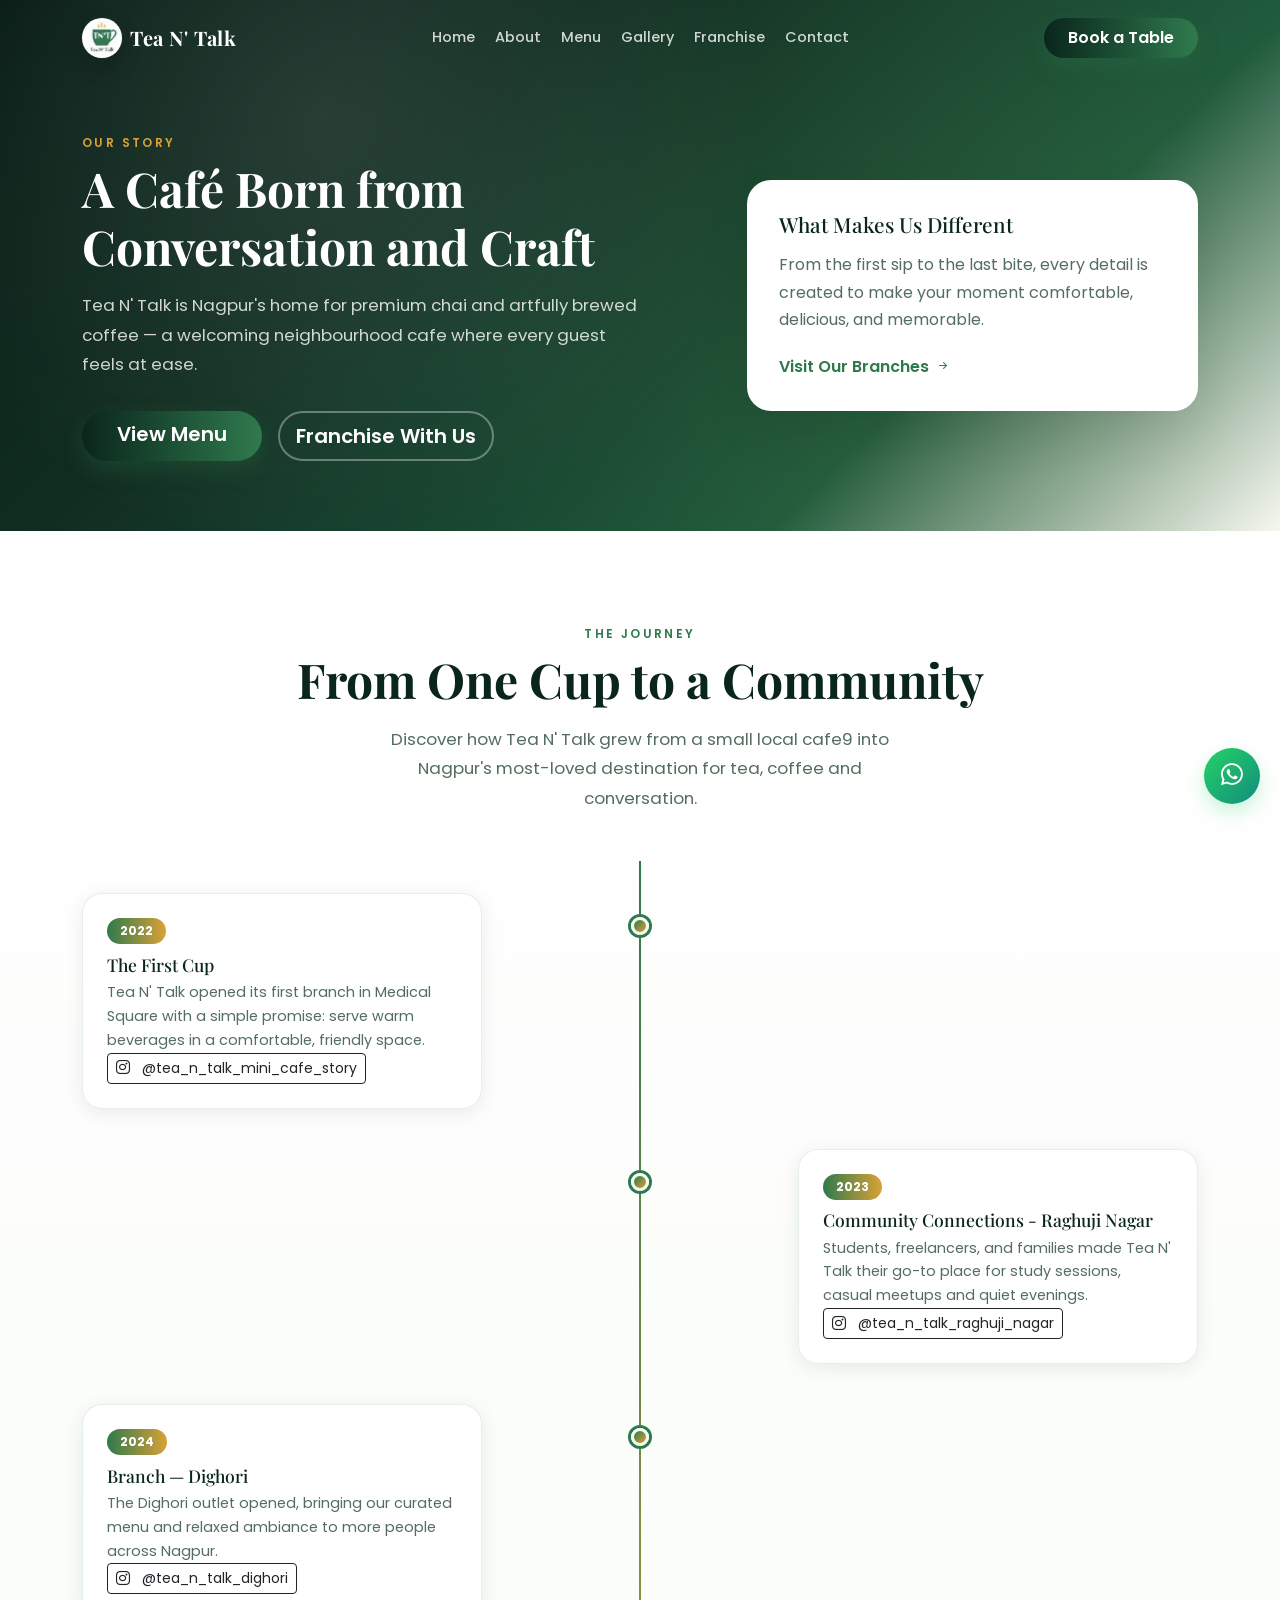
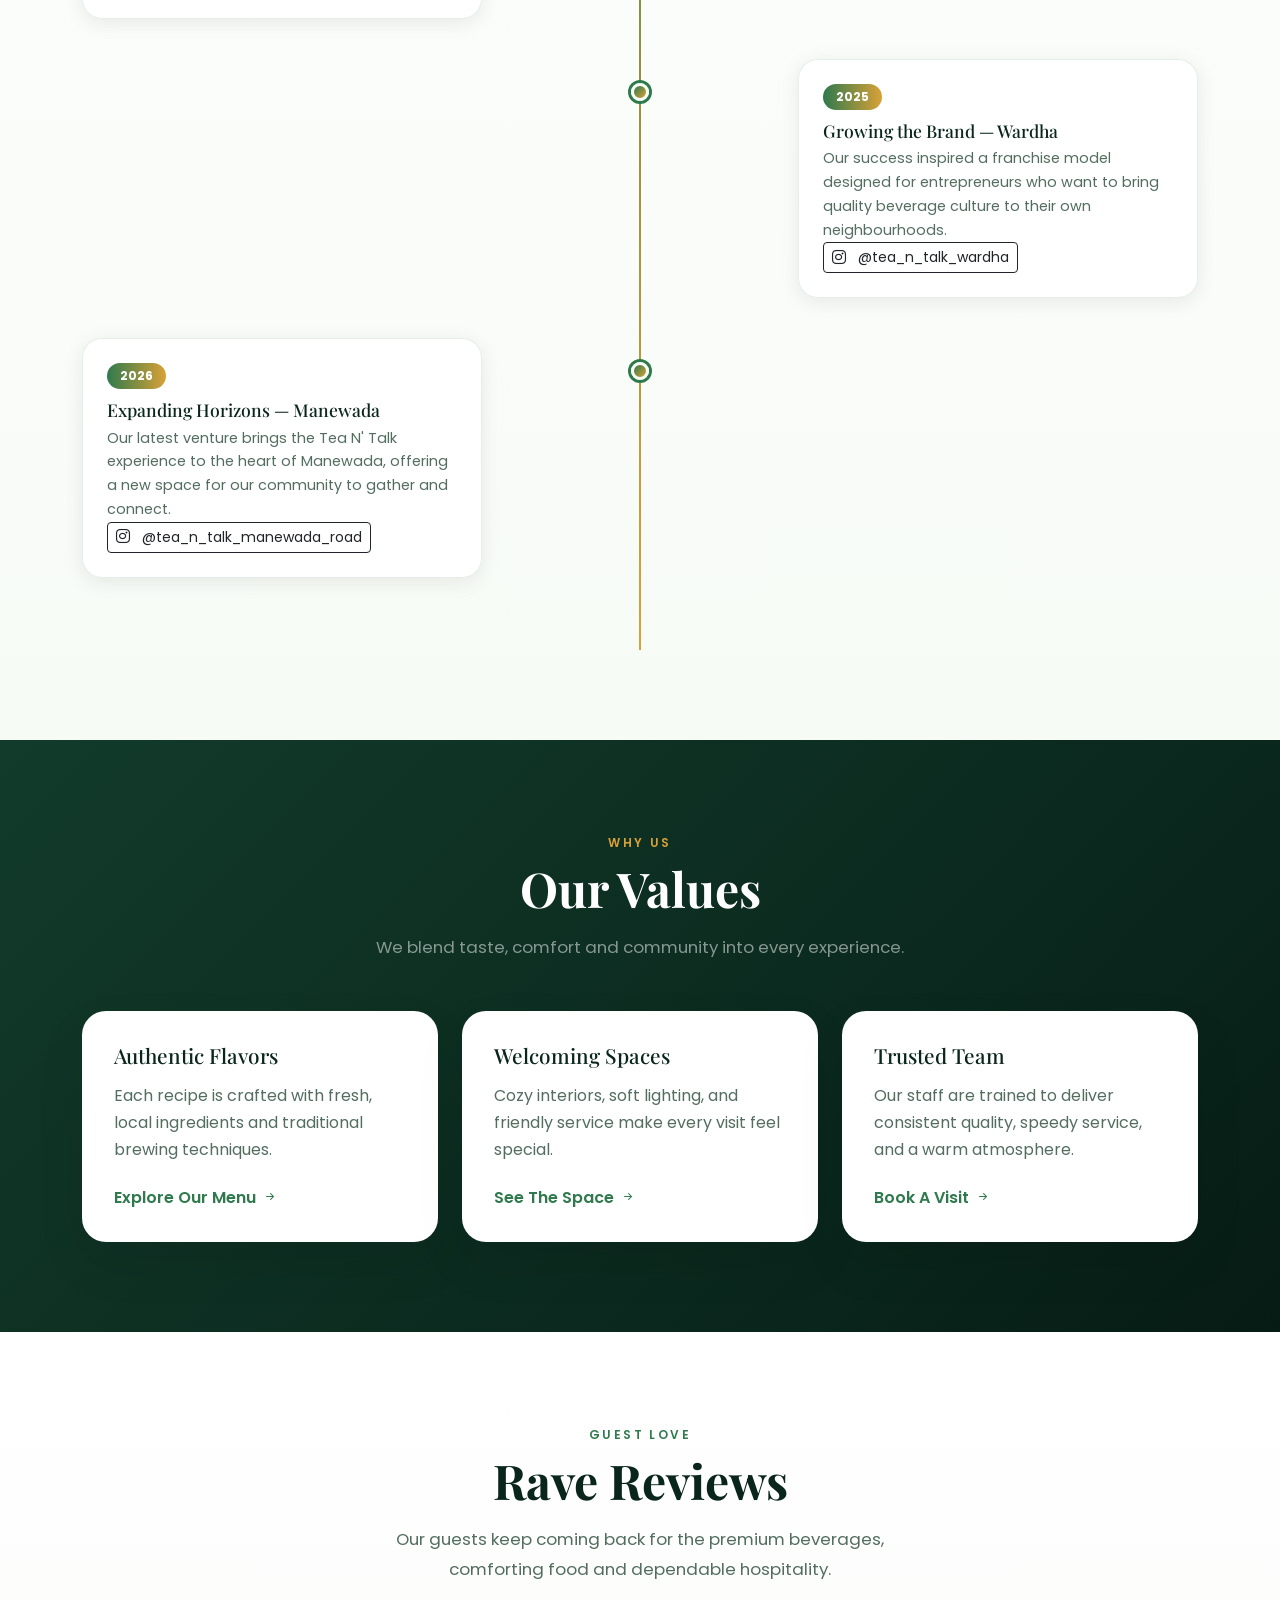
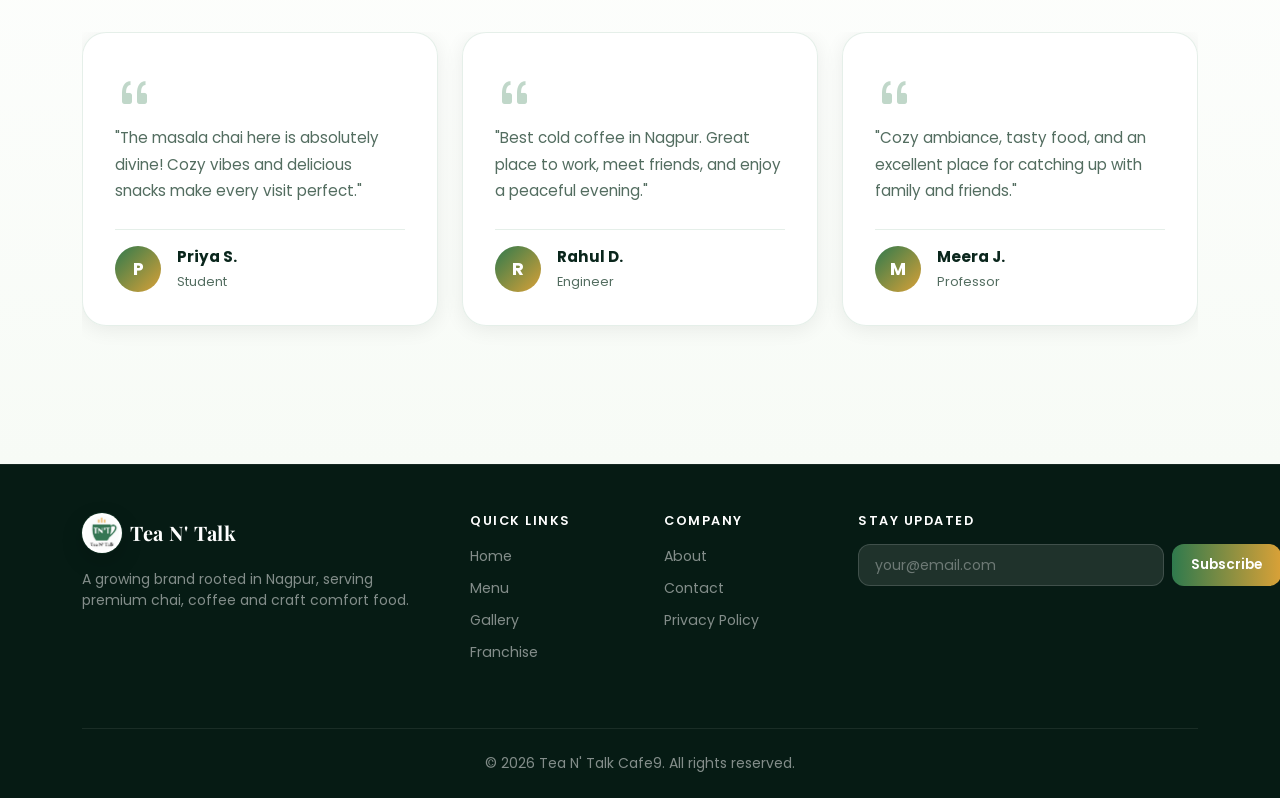
<file: about.html>
<!DOCTYPE html>
<html lang="en">

<head>
    <meta charset="UTF-8" />
    <meta name="viewport" content="width=device-width, initial-scale=1.0" />
    <title>About | Tea N' Talk Caf e9</title>
    <meta name="description"
        content="Learn the Tea N' Talk story and discover why Nagpur loves our premium tea, coffee, and warm comfort food." />
    <link rel="preconnect" href="https://fonts.googleapis.com" />
    <link rel="preconnect" href="https://fonts.gstatic.com" crossorigin />
    <link
        href="https://fonts.googleapis.com/css2?family=Playfair+Display:ital,wght@0,400;0,600;0,700;0,800;0,900;1,400&family=Poppins:wght@300;400;500;600;700&display=swap"
        rel="stylesheet" />
    <link href="https://cdn.jsdelivr.net/npm/bootstrap@5.3.3/dist/css/bootstrap.min.css" rel="stylesheet" />
    <link rel="stylesheet" href="https://cdn.jsdelivr.net/npm/bootstrap-icons@1.11.3/font/bootstrap-icons.min.css" />
    <link href="https://unpkg.com/aos@2.3.4/dist/aos.css" rel="stylesheet" />
    <link rel="stylesheet" href="https://cdn.jsdelivr.net/npm/swiper@11/swiper-bundle.min.css" />
    <link rel="stylesheet" href="css/style.css" />
</head>

<body>
    <nav class="navbar navbar-expand-lg fixed-top" id="mainNavbar">
        <div class="container">
            <a class="navbar-brand d-flex align-items-center gap-2" href="index.html">
                <div class="brand-logo-circle"><img src="assets/images/teaNtalk.PNG" alt="Tea N' Talk logo" /></div>
                <span class="brand-name">Tea N' Talk</span>
            </a>
            <button class="navbar-toggler" type="button" data-bs-toggle="collapse" data-bs-target="#navMenu"
                aria-controls="navMenu" aria-expanded="false" aria-label="Toggle navigation">
                <i class="bi bi-list fs-2 text-white"></i>
            </button>
            <div class="collapse navbar-collapse" id="navMenu">
                <ul class="navbar-nav mx-auto gap-1">
                    <li class="nav-item"><a class="nav-link" href="index.html">Home</a></li>
                    <li class="nav-item"><a class="nav-link active" href="about.html">About</a></li>
                    <li class="nav-item"><a class="nav-link" href="menu.html">Menu</a></li>
                    <li class="nav-item"><a class="nav-link" href="gallery.html">Gallery</a></li>
                    <li class="nav-item"><a class="nav-link" href="franchise.html">Franchise</a></li>
                    <li class="nav-item"><a class="nav-link" href="contact.html">Contact</a></li>
                </ul>
                <a href="contact.html" class="btn btn-primary-brand ms-lg-3 px-4 py-2 rounded-pill">Book a Table</a>
            </div>
        </div>
    </nav>

    <section class="page-hero-section text-white">
        <div class="container">
            <div class="row align-items-center gy-4">
                <div class="col-lg-7" data-aos="fade-up">
                    <span class="section-tag light">Our Story</span>
                    <h1 class="section-title">A Café Born from Conversation and Craft</h1>
                    <p class="section-sub">Tea N' Talk is Nagpur's home for premium chai and artfully brewed coffee — a welcoming neighbourhood cafe where every guest feels at ease.</p>
                    <div class="hero-link-group">
                        <a href="menu.html" class="btn btn-primary-brand btn-lg rounded-pill">View Menu</a>
                        <a href="franchise.html" class="btn btn-outline-hero btn-lg rounded-pill">Franchise With Us</a>
                    </div>
                </div>
                <div class="col-lg-5" data-aos="fade-left">
                    <div class="preview-card">
                        <h3>What Makes Us Different</h3>
                        <p>From the first sip to the last bite, every detail is created to make your moment comfortable,
                            delicious, and memorable.</p>
                        <a href="contact.html" class="link-btn">Visit Our Branches <i
                                class="bi bi-arrow-right-short"></i></a>
                    </div>
                </div>
            </div>
        </div>
    </section>

    <section class="section-pad bg-cream">
        <div class="container">
            <div class="section-header text-center mb-5" data-aos="fade-up">
                <span class="section-tag">The Journey</span>
                <h2 class="section-title">From One Cup to a Community</h2>
                <p class="section-sub mx-auto">Discover how Tea N' Talk grew from a small local caf e9 into Nagpur's
                    most-loved destination for tea, coffee and conversation.</p>
            </div>
            <div class="timeline">
                <div class="timeline-item" data-aos="fade-right">
                    <div class="timeline-dot"></div>
                    <div class="timeline-card">
                        <span class="tl-year">2022</span>
                        <h4>The First Cup</h4>
                        <p>Tea N' Talk opened its first branch in Medical Square with a simple promise: serve warm
                            beverages in a comfortable, friendly space.</p>
                        <a class="btn btn-outline-dark btn-sm"
                            href="https://www.instagram.com/tea_n_talk_mini_cafe_story/" target="_blank" rel="noopener">
                            <i class="bi bi-instagram me-2"></i> @tea_n_talk_mini_cafe_story
                        </a>
                    </div>
                </div>
                <div class="timeline-item right" data-aos="fade-left">
                    <div class="timeline-dot"></div>
                    <div class="timeline-card">
                        <span class="tl-year">2023</span>
                        <h4>Community Connections - Raghuji Nagar</h4>
                        <p>Students, freelancers, and families made Tea N' Talk their go-to place for study sessions,
                            casual meetups and quiet evenings.</p>
                        <a class="btn btn-outline-dark btn-sm"
                            href="https://www.instagram.com/tea_n_talk_raghuji_nagar/" target="_blank" rel="noopener">
                            <i class="bi bi-instagram me-2"></i> @tea_n_talk_raghuji_nagar
                        </a>
                    </div>
                </div>
                <div class="timeline-item" data-aos="fade-right">
                    <div class="timeline-dot"></div>
                    <div class="timeline-card">
                        <span class="tl-year">2024</span>
                        <h4>Branch — Dighori</h4>
                        <p>The Dighori outlet opened, bringing our curated menu and relaxed ambiance to more people
                            across Nagpur.</p>
                        <a class="btn btn-outline-dark btn-sm" href="https://www.instagram.com/tea_n_talk_dighori/"
                            target="_blank" rel="noopener">
                            <i class="bi bi-instagram me-2"></i> @tea_n_talk_dighori
                        </a>
                    </div>
                </div>
                <div class="timeline-item right" data-aos="fade-left">
                    <div class="timeline-dot"></div>
                    <div class="timeline-card">
                        <span class="tl-year">2025</span>
                        <h4>Growing the Brand — Wardha</h4>
                        <p>Our success inspired a franchise model designed for entrepreneurs who want to bring quality
                            beverage culture to their own neighbourhoods.</p>
                        <a class="btn btn-outline-dark btn-sm" href="https://www.instagram.com/tea_n_talk_wardha/"
                            target="_blank" rel="noopener">
                            <i class="bi bi-instagram me-2"></i> @tea_n_talk_wardha
                        </a>
                    </div>
                </div>
                <!-- manewada branch -->
                <div class="timeline-item" data-aos="fade-right">
                    <div class="timeline-dot"></div>
                    <div class="timeline-card">
                        <span class="tl-year">2026</span>
                        <h4>Expanding Horizons — Manewada</h4>
                        <p>Our latest venture brings the Tea N' Talk experience to the heart of Manewada, offering
                            a new space for our community to gather and connect.</p>
                        <a class="btn btn-outline-dark btn-sm"
                            href="https://www.instagram.com/tea_n_talk_manewada_road/" target="_blank" rel="noopener">
                            <i class="bi bi-instagram me-2"></i> @tea_n_talk_manewada_road
                        </a>
                    </div>
                </div>
            </div>
        </div>
    </section>

    <section class="section-pad bg-dark-brand">
        <div class="container">
            <div class="section-header text-center mb-5" data-aos="fade-up">
                <span class="section-tag light">Why Us</span>
                <h2 class="section-title text-white">Our Values</h2>
                <p class="section-sub text-white-50 mx-auto">We blend taste, comfort and community into every
                    experience.</p>
            </div>
            <div class="row g-4">
                <div class="col-sm-6 col-lg-4" data-aos="fade-up" data-aos-delay="100">
                    <div class="preview-card">
                        <h3>Authentic Flavors</h3>
                        <p>Each recipe is crafted with fresh, local ingredients and traditional brewing techniques.</p>
                        <a href="menu.html" class="link-btn">Explore Our Menu <i
                                class="bi bi-arrow-right-short"></i></a>
                    </div>
                </div>
                <div class="col-sm-6 col-lg-4" data-aos="fade-up" data-aos-delay="150">
                    <div class="preview-card">
                        <h3>Welcoming Spaces</h3>
                        <p>Cozy interiors, soft lighting, and friendly service make every visit feel special.</p>
                        <a href="gallery.html" class="link-btn">See The Space <i
                                class="bi bi-arrow-right-short"></i></a>
                    </div>
                </div>
                <div class="col-sm-6 col-lg-4" data-aos="fade-up" data-aos-delay="200">
                    <div class="preview-card">
                        <h3>Trusted Team</h3>
                        <p>Our staff are trained to deliver consistent quality, speedy service, and a warm atmosphere.
                        </p>
                        <a href="contact.html" class="link-btn">Book A Visit <i class="bi bi-arrow-right-short"></i></a>
                    </div>
                </div>
            </div>
        </div>
    </section>

    <section class="section-pad bg-cream">
        <div class="container">
            <div class="section-header text-center mb-5" data-aos="fade-up">
                <span class="section-tag">Guest Love</span>
                <h2 class="section-title">Rave Reviews</h2>
                <p class="section-sub mx-auto">Our guests keep coming back for the premium beverages, comforting food
                    and dependable hospitality.</p>
            </div>
            <div class="swiper reviewSwiper" data-aos="fade-up">
                <div class="swiper-wrapper">

                    <div class="swiper-slide">
                        <div class="review-card">
                            <i class="bi bi-quote review-quote"></i>
                            <p>"The masala chai here is absolutely divine! Cozy vibes and delicious snacks make every
                                visit perfect."</p>
                            <div class="reviewer">
                                <div class="reviewer-avatar">P</div>
                                <div>
                                    <strong>Priya S.</strong>
                                    <small>Student</small>
                                </div>
                            </div>
                        </div>
                    </div>

                    <div class="swiper-slide">
                        <div class="review-card">
                            <i class="bi bi-quote review-quote"></i>
                            <p>"Best cold coffee in Nagpur. Great place to work, meet friends, and enjoy a peaceful
                                evening."</p>
                            <div class="reviewer">
                                <div class="reviewer-avatar">R</div>
                                <div>
                                    <strong>Rahul D.</strong>
                                    <small>Engineer</small>
                                </div>
                            </div>
                        </div>
                    </div>

                    <div class="swiper-slide">
                        <div class="review-card">
                            <i class="bi bi-quote review-quote"></i>
                            <p>"Cozy ambiance, tasty food, and an excellent place for catching up with family and
                                friends."</p>
                            <div class="reviewer">
                                <div class="reviewer-avatar">M</div>
                                <div>
                                    <strong>Meera J.</strong>
                                    <small>Professor</small>
                                </div>
                            </div>
                        </div>
                    </div>

                </div>
                <div class="swiper-pagination"></div>
            </div>
        </div>
    </section>

    <footer class="site-footer">
        <div class="container">
            <div class="row g-5 py-5">
                <div class="col-lg-4">
                    <div class="d-flex align-items-center gap-2 mb-3">
                        <div class="brand-logo-circle"><img src="assets/images/teaNtalk.PNG" alt="Tea N' Talk logo" />
                        </div>
                        <span class="brand-name">Tea N' Talk</span>
                    </div>
                    <p class="text-white-50 small mb-4">A growing brand rooted in Nagpur, serving premium chai, coffee
                        and craft comfort food.</p>
                </div>
                <div class="col-6 col-lg-2">
                    <h6 class="footer-heading">Quick Links</h6>
                    <ul class="footer-links">
                        <li><a href="index.html">Home</a></li>
                        <li><a href="menu.html">Menu</a></li>
                        <li><a href="gallery.html">Gallery</a></li>
                        <li><a href="franchise.html">Franchise</a></li>
                    </ul>
                </div>
                <div class="col-6 col-lg-2">
                    <h6 class="footer-heading">Company</h6>
                    <ul class="footer-links">
                        <li><a href="about.html">About</a></li>
                        <li><a href="contact.html">Contact</a></li>
                        <li><a href="#">Privacy Policy</a></li>
                    </ul>
                </div>
                <div class="col-lg-4">
                    <h6 class="footer-heading">Stay Updated</h6>
                    <form class="newsletter-form" onsubmit="this.reset(); return false;">
                        <input type="email" placeholder="your@email.com" required />
                        <button type="submit">Subscribe</button>
                    </form>
                </div>
            </div>
            <div class="footer-bottom">
                <p class="mb-0 text-white-50 small">&copy; 2026 Tea N' Talk Caf e9. All rights reserved.</p>
            </div>
        </div>
    </footer>

    <button id="backToTop" onclick="window.scrollTo({top:0,behavior:'smooth'})" title="Back to top"><i
            class="bi bi-arrow-up"></i></button>
    <script src="https://cdn.jsdelivr.net/npm/bootstrap@5.3.3/dist/js/bootstrap.bundle.min.js"></script>
    <script src="https://unpkg.com/aos@2.3.4/dist/aos.js"></script>
    <script src="https://cdn.jsdelivr.net/npm/swiper@11/swiper-bundle.min.js"></script>
    <script src="js/script.js"></script>

    <!-- WhatsApp floating button -->
    <a id="whatsappBtn" class="whatsapp-fab"
        href="https://wa.me/917385494276?text=Hi%20Tea%20N'%20Talk%2C%20I%27d%20like%20to%20inquire%20about%20bookings"
        target="_blank" rel="noopener" aria-label="Chat on WhatsApp">
        <i class="bi bi-whatsapp"></i>
    </a>

</body>

</html>
</file>
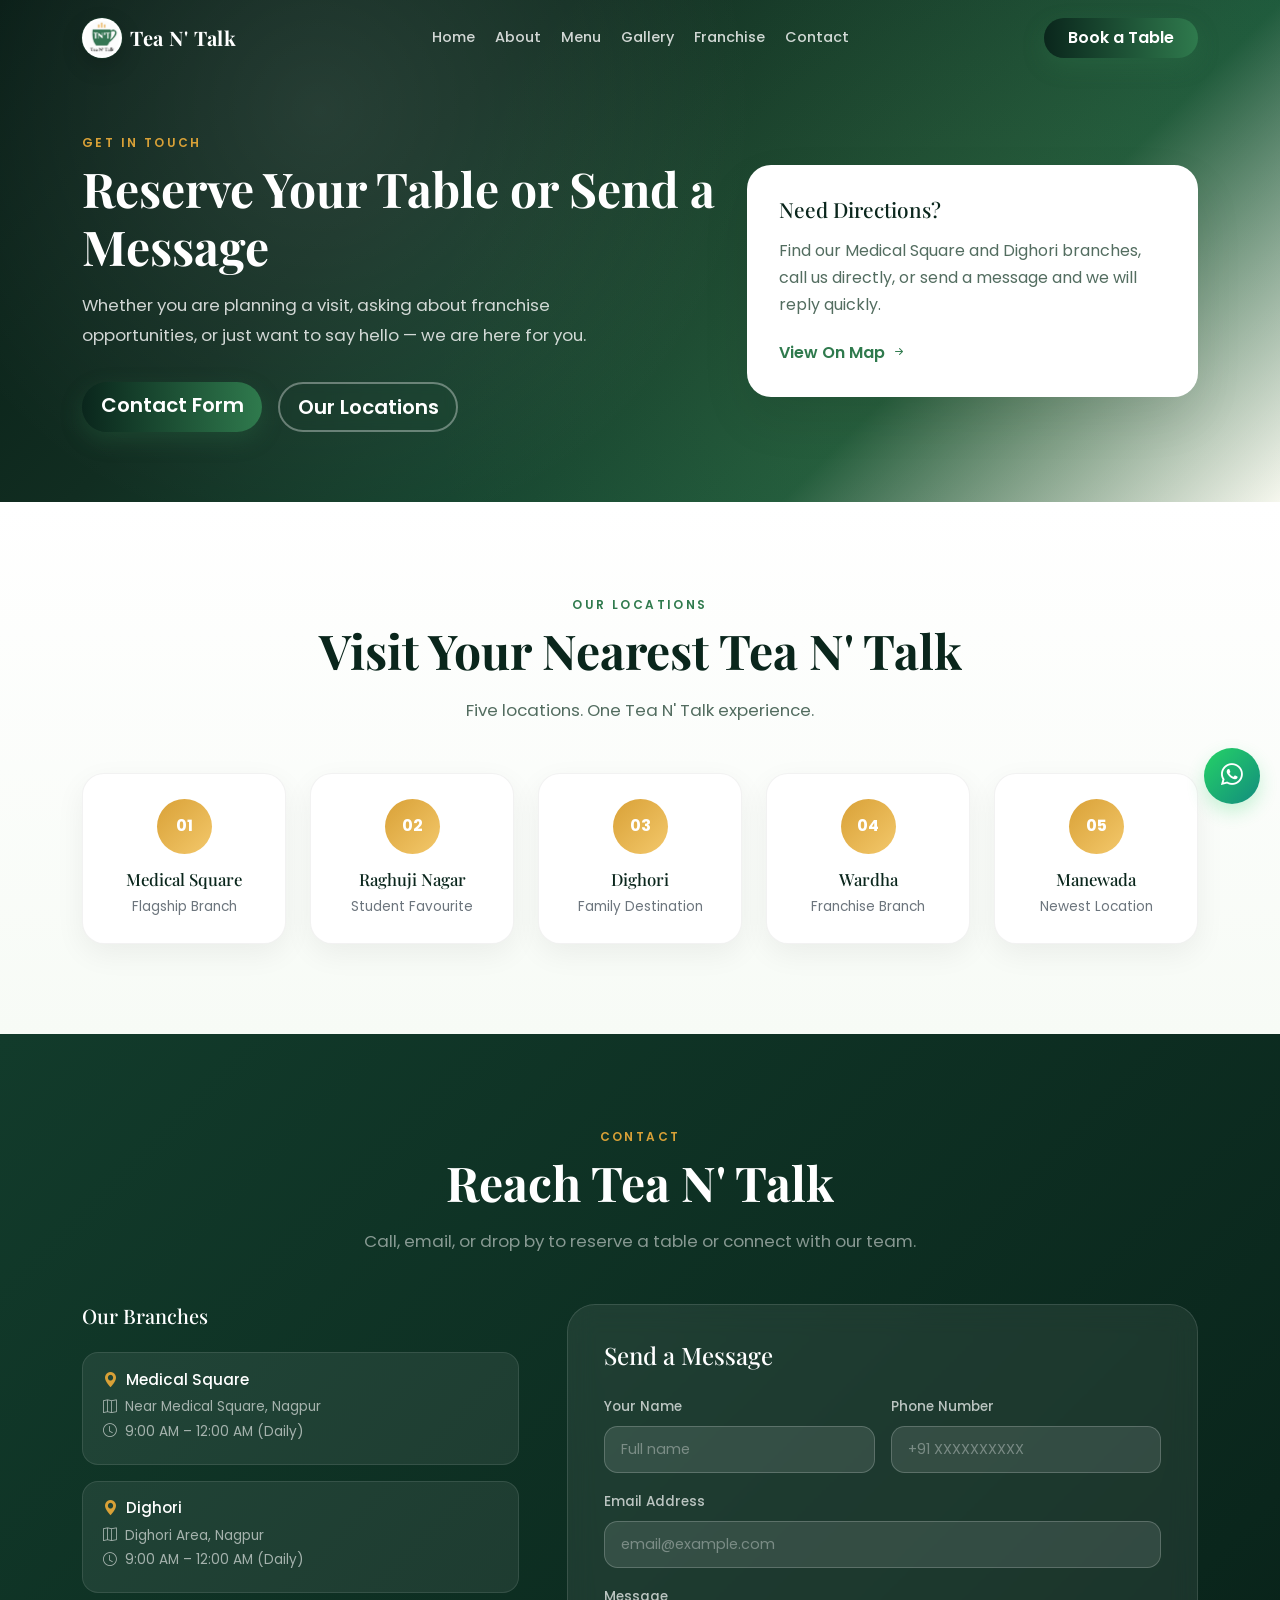
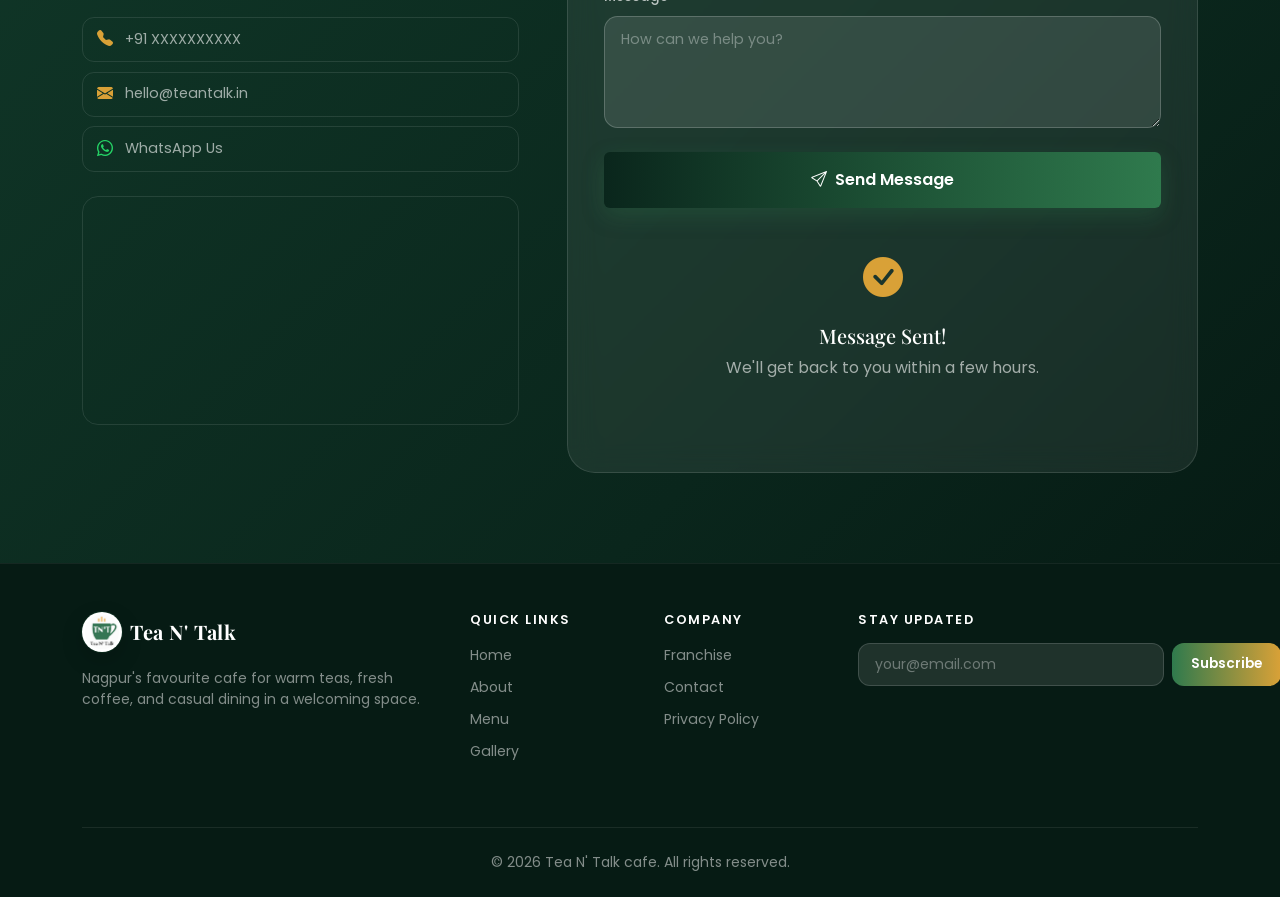
<file: contact.html>
<!DOCTYPE html>
<html lang="en">

<head>
  <meta charset="UTF-8" />
  <meta name="viewport" content="width=device-width, initial-scale=1.0" />
  <title>Contact | Tea N' Talk cafe</title>
  <meta name="description"
    content="Get in touch with Tea N' Talk cafe for bookings, feedback, franchise enquiries or directions in Nagpur." />
  <link rel="preconnect" href="https://fonts.googleapis.com" />
  <link rel="preconnect" href="https://fonts.gstatic.com" crossorigin />
  <link
    href="https://fonts.googleapis.com/css2?family=Playfair+Display:ital,wght@0,400;0,600;0,700;0,800;0,900;1,400&family=Poppins:wght@300;400;500;600;700&display=swap"
    rel="stylesheet" />
  <link href="https://cdn.jsdelivr.net/npm/bootstrap@5.3.3/dist/css/bootstrap.min.css" rel="stylesheet" />
  <link rel="stylesheet" href="https://cdn.jsdelivr.net/npm/bootstrap-icons@1.11.3/font/bootstrap-icons.min.css" />
  <link href="https://unpkg.com/aos@2.3.4/dist/aos.css" rel="stylesheet" />
  <link rel="stylesheet" href="css/style.css" />
  <style>
    .branches-showcase {
      position: relative;
    }

    .branch-box {

      height: 100%;

      background: #fff;

      border-radius: 22px;

      padding: 25px;

      text-align: center;

      border: 1px solid rgba(0, 0, 0, .05);

      box-shadow:
        0 10px 30px rgba(0, 0, 0, .06);

      transition: .4s ease;
    }

    .branch-box:hover {

      transform:
        translateY(-10px);

      box-shadow:
        0 20px 40px rgba(0, 0, 0, .12);
    }

    .branch-number {

      width: 55px;
      height: 55px;

      margin: auto auto 15px;

      border-radius: 50%;

      display: flex;
      align-items: center;
      justify-content: center;

      background:
        linear-gradient(135deg,
          #D9A137,
          #F3C86B);

      color: #fff;

      font-weight: 700;
    }

    .branch-box h5 {

      font-size: 1.05rem;

      margin-bottom: 8px;

      color: #0A261C;
    }

    .branch-box p {

      margin: 0;

      color: #6c757d;

      font-size: .85rem;
    }
  </style>
</head>

<body>
  <nav class="navbar navbar-expand-lg fixed-top" id="mainNavbar">
    <div class="container">
      <a class="navbar-brand d-flex align-items-center gap-2" href="index.html">
        <div class="brand-logo-circle"><img src="assets/images/teaNtalk.PNG" alt="Tea N' Talk logo" /></div>
        <span class="brand-name">Tea N' Talk</span>
      </a>
      <button class="navbar-toggler" type="button" data-bs-toggle="collapse" data-bs-target="#navMenu"
        aria-controls="navMenu" aria-expanded="false" aria-label="Toggle navigation">
        <i class="bi bi-list fs-2 text-white"></i>
      </button>
      <div class="collapse navbar-collapse" id="navMenu">
        <ul class="navbar-nav mx-auto gap-1">
          <li class="nav-item"><a class="nav-link" href="index.html">Home</a></li>
          <li class="nav-item"><a class="nav-link" href="about.html">About</a></li>
          <li class="nav-item"><a class="nav-link" href="menu.html">Menu</a></li>
          <li class="nav-item"><a class="nav-link" href="gallery.html">Gallery</a></li>
          <li class="nav-item"><a class="nav-link" href="franchise.html">Franchise</a></li>
          <li class="nav-item"><a class="nav-link active" href="contact.html">Contact</a></li>
        </ul>
        <a href="contact.html" class="btn btn-primary-brand ms-lg-3 px-4 py-2 rounded-pill">Book a Table</a>
      </div>
    </div>
  </nav>


  <section class="page-hero-section text-white">
    <div class="container">
      <div class="row align-items-center gy-4">
        <div class="col-lg-7" data-aos="fade-up">
          <span class="section-tag light">Get In Touch</span>
          <h1 class="section-title">Reserve Your Table or Send a Message</h1>
          <p class="section-sub">Whether you are planning a visit, asking about franchise opportunities, or just want to
            say hello &mdash; we are here for you.</p>
          <div class="hero-link-group">
            <a href="#contact" class="btn btn-primary-brand btn-lg rounded-pill">Contact Form</a>
            <a href="#branches" class="btn btn-outline-hero btn-lg rounded-pill">Our Locations</a>
          </div>
        </div>
        <div class="col-lg-5" data-aos="fade-left">
          <div class="preview-card">
            <h3>Need Directions?</h3>
            <p>Find our Medical Square and Dighori branches, call us directly, or send a message and we will reply
              quickly.</p>
            <a href="map.html" class="link-btn">View On Map <i class="bi bi-arrow-right-short"></i></a>
          </div>
        </div>
      </div>
    </div>
  </section>

  <section class="branches-showcase section-pad bg-cream" id="branches">

    <div class="container">

      <div class="text-center mb-5">

        <span class="section-tag">
          Our Locations
        </span>

        <h2 class="section-title">
          Visit Your Nearest Tea N' Talk
        </h2>

        <p class="section-sub mx-auto">
          Five locations. One Tea N' Talk experience.
        </p>

      </div>

      <div class="row g-4">

        <div class="col-lg col-md-6 col-6">
          <div class="branch-box">
            <div class="branch-number">01</div>
            <h5>Medical Square</h5>
            <p>Flagship Branch</p>
          </div>
        </div>

        <div class="col-lg col-md-6 col-6">
          <div class="branch-box">
            <div class="branch-number">02</div>
            <h5>Raghuji Nagar</h5>
            <p>Student Favourite</p>
          </div>
        </div>

        <div class="col-lg col-md-6 col-6">
          <div class="branch-box">
            <div class="branch-number">03</div>
            <h5>Dighori</h5>
            <p>Family Destination</p>
          </div>
        </div>

        <div class="col-lg col-md-6 col-6">
          <div class="branch-box">
            <div class="branch-number">04</div>
            <h5>Wardha</h5>
            <p>Franchise Branch</p>
          </div>
        </div>

        <div class="col-lg col-md-6 col-6">
          <div class="branch-box">
            <div class="branch-number">05</div>
            <h5>Manewada</h5>
            <p>Newest Location</p>
          </div>
        </div>

      </div>

    </div>
  </section>

  <section id="contact" class="section-pad bg-dark-brand">
    <div class="container">
      <div class="section-header text-center mb-5" data-aos="fade-up">
        <span class="section-tag light">Contact</span>
        <h2 class="section-title text-white">Reach Tea N' Talk</h2>
        <p class="section-sub text-white-50 mx-auto">Call, email, or drop by to reserve a table or connect with our
          team.</p>
      </div>
      <div class="row g-5">
        <div class="col-lg-5" data-aos="fade-right">
          <div class="contact-info-block mb-4">
            <h5 class="text-white mb-4">Our Branches</h5>
            <div class="branch-card mb-3">
              <h6><i class="bi bi-geo-alt-fill text-brand-gold me-2"></i>Medical Square</h6>
              <p><i class="bi bi-map me-2"></i>Near Medical Square, Nagpur</p>
              <p><i class="bi bi-clock me-2"></i>9:00 AM &ndash; 12:00 AM (Daily)</p>
            </div>
            <div class="branch-card">
              <h6><i class="bi bi-geo-alt-fill text-brand-gold me-2"></i>Dighori</h6>
              <p><i class="bi bi-map me-2"></i>Dighori Area, Nagpur</p>
              <p><i class="bi bi-clock me-2"></i>9:00 AM &ndash; 12:00 AM (Daily)</p>
            </div>
          </div>
          <div class="contact-links mb-4">
            <a href="tel:+91XXXXXXXXXX" class="contact-link-item"><i class="bi bi-telephone-fill"></i><span>+91
                XXXXXXXXXX</span></a>
            <a href="mailto:hello@teantalk.in" class="contact-link-item"><i
                class="bi bi-envelope-fill"></i><span>hello@teantalk.in</span></a>
            <a href="https://wa.me/91XXXXXXXXXX" target="_blank" rel="noopener" class="contact-link-item whatsapp"><i
                class="bi bi-whatsapp"></i><span>WhatsApp Us</span></a>
          </div>
          <div class="map-embed rounded-4 overflow-hidden">
            <iframe
              src="https://www.google.com/maps/embed?pb=!1m18!1m12!1m3!1d119027.15193456!2d79.0!3d21.15!2m3!1f0!2f0!3f0!3m2!1i1024!2i768!4f13.1!3m3!1m2!1s0x3bd4c0a2a86b7f59%3A0x6c11ce52eb1affc9!2sNagpur%2C%20Maharashtra!5e0!3m2!1sen!2sin!4v1700000000000!5m2!1sen!2sin"
              width="100%" height="220" style="border:0;" allowfullscreen loading="lazy"
              referrerpolicy="no-referrer-when-downgrade" title="Tea N' Talk - Nagpur"></iframe>
          </div>
        </div>
        <div class="col-lg-7" data-aos="fade-left">
          <div class="form-card">
            <h4>Send a Message</h4>
            <form id="contactForm">
              <div class="row g-3 mb-3">
                <div class="col-sm-6">
                  <label class="form-label">Your Name</label>
                  <input type="text" class="form-control" placeholder="Full name" required />
                </div>
                <div class="col-sm-6">
                  <label class="form-label">Phone Number</label>
                  <input type="tel" class="form-control" placeholder="+91 XXXXXXXXXX" required />
                </div>
              </div>
              <div class="mb-3">
                <label class="form-label">Email Address</label>
                <input type="email" class="form-control" placeholder="email@example.com" required />
              </div>
              <div class="mb-4">
                <label class="form-label">Message</label>
                <textarea class="form-control" rows="4" placeholder="How can we help you?" required></textarea>
              </div>
              <button type="submit" class="btn btn-primary-brand w-100 py-3"><i class="bi bi-send me-2"></i>Send
                Message</button>
            </form>
            <div class="form-success d-none" id="contactSuccess">
              <i class="bi bi-check-circle-fill text-brand-gold fs-1 mb-3"></i>
              <h5>Message Sent!</h5>
              <p>We'll get back to you within a few hours.</p>
            </div>
          </div>
        </div>
      </div>
    </div>
  </section>

  <footer class="site-footer">
    <div class="container">
      <div class="row g-5 py-5">
        <div class="col-lg-4">
          <div class="d-flex align-items-center gap-2 mb-3">
            <div class="brand-logo-circle"><img src="assets/images/teaNtalk.PNG" alt="Tea N' Talk logo" /></div>
            <span class="brand-name">Tea N' Talk</span>
          </div>
          <p class="text-white-50 small mb-4">Nagpur's favourite cafe for warm teas, fresh coffee, and casual dining in
            a welcoming space.</p>
        </div>
        <div class="col-6 col-lg-2">
          <h6 class="footer-heading">Quick Links</h6>
          <ul class="footer-links">
            <li><a href="index.html">Home</a></li>
            <li><a href="about.html">About</a></li>
            <li><a href="menu.html">Menu</a></li>
            <li><a href="gallery.html">Gallery</a></li>
          </ul>
        </div>
        <div class="col-6 col-lg-2">
          <h6 class="footer-heading">Company</h6>
          <ul class="footer-links">
            <li><a href="franchise.html">Franchise</a></li>
            <li><a href="contact.html">Contact</a></li>
            <li><a href="#">Privacy Policy</a></li>
          </ul>
        </div>
        <div class="col-lg-4">
          <h6 class="footer-heading">Stay Updated</h6>
          <form class="newsletter-form" onsubmit="this.reset(); return false;">
            <input type="email" placeholder="your@email.com" required />
            <button type="submit">Subscribe</button>
          </form>
        </div>
      </div>
      <div class="footer-bottom">
        <p class="mb-0 text-white-50 small">&copy; 2026 Tea N' Talk cafe. All rights reserved.</p>
      </div>
    </div>
  </footer>

  <button id="backToTop" onclick="window.scrollTo({top:0,behavior:'smooth'})" title="Back to top"><i
      class="bi bi-arrow-up"></i></button>
  <script src="https://cdn.jsdelivr.net/npm/bootstrap@5.3.3/dist/js/bootstrap.bundle.min.js"></script>
  <script src="https://unpkg.com/aos@2.3.4/dist/aos.js"></script>
  <script src="https://cdn.jsdelivr.net/npm/swiper@11/swiper-bundle.min.js"></script>
  <!-- Back to Top -->


  <script src="js/script.js"></script>

  <!-- WhatsApp floating button -->
  <a id="whatsappBtn" class="whatsapp-fab"
    href="https://wa.me/917385494276?text=Hi%20Tea%20N'%20Talk%2C%20I%27d%20like%20to%20inquire%20about%20contacting%20you"
    target="_blank" rel="noopener" aria-label="Chat on WhatsApp">
    <i class="bi bi-whatsapp"></i>
  </a>

</body>

</html>
</file>
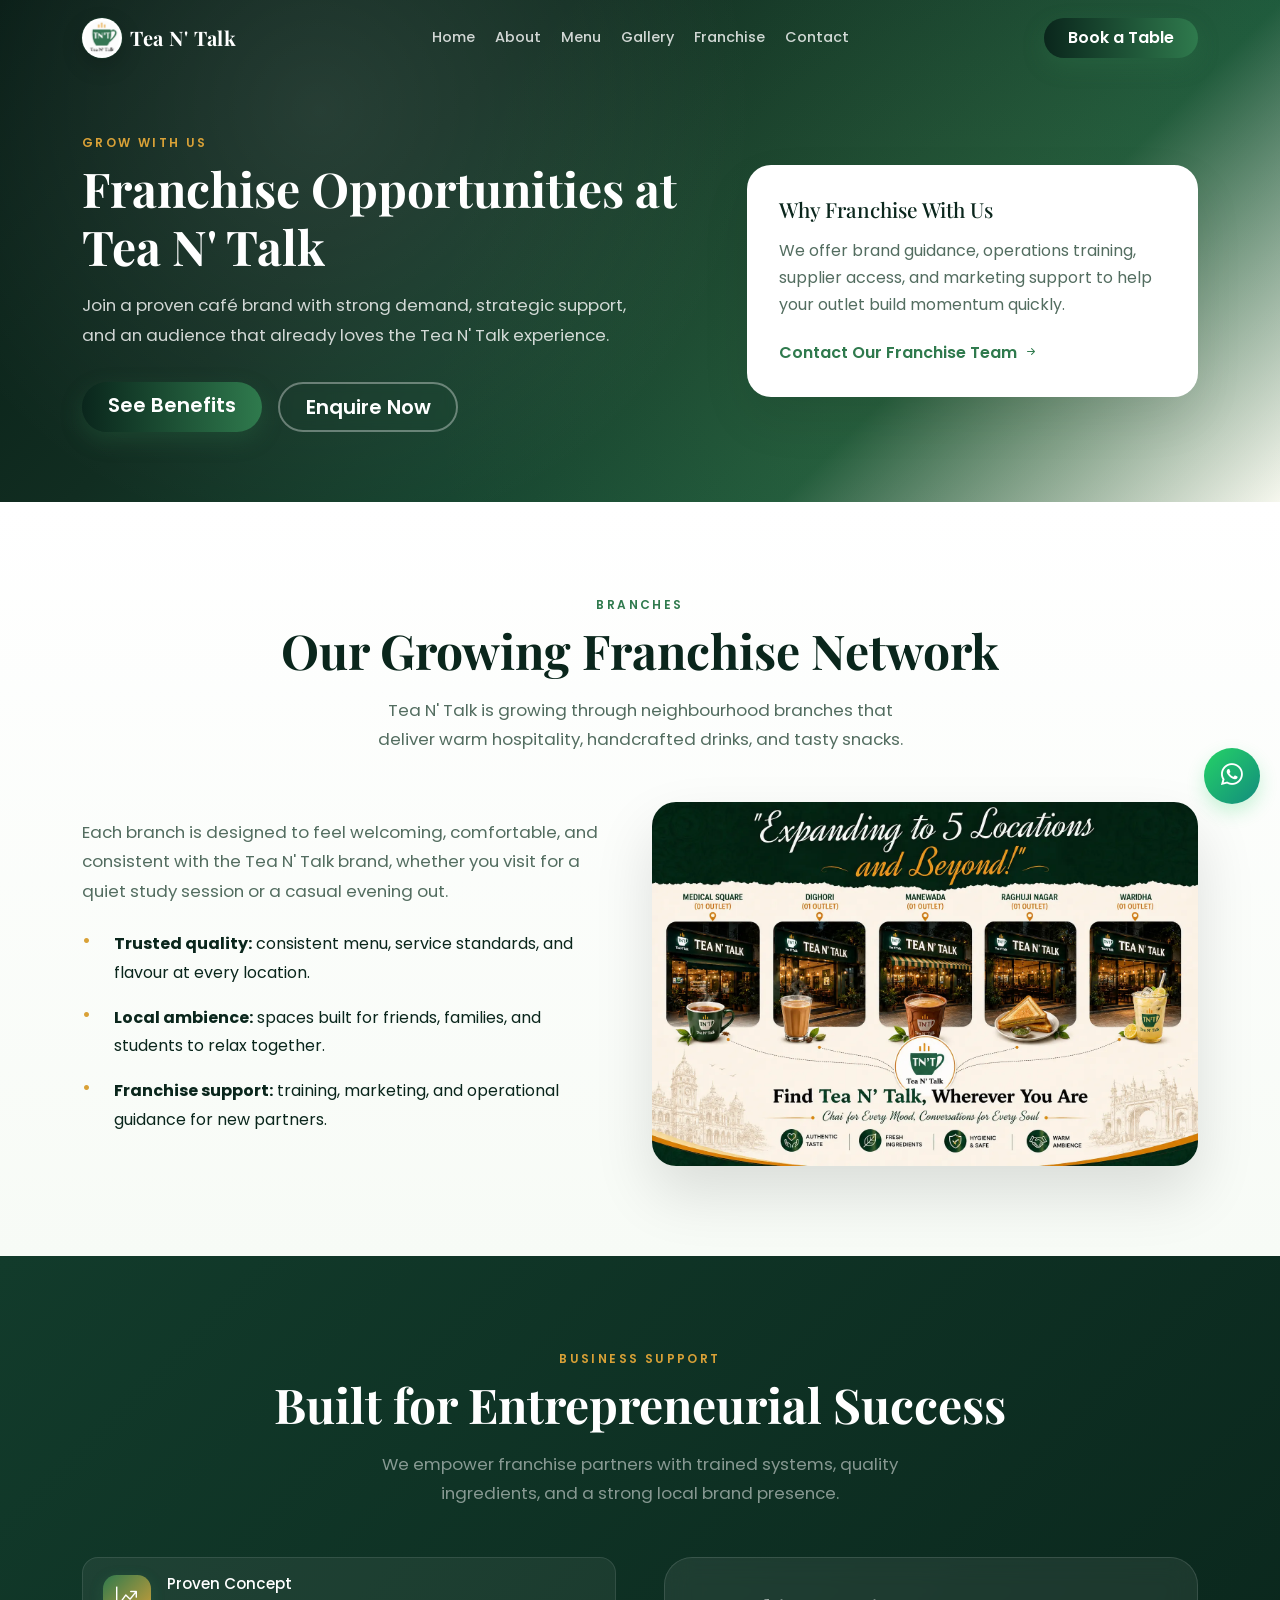
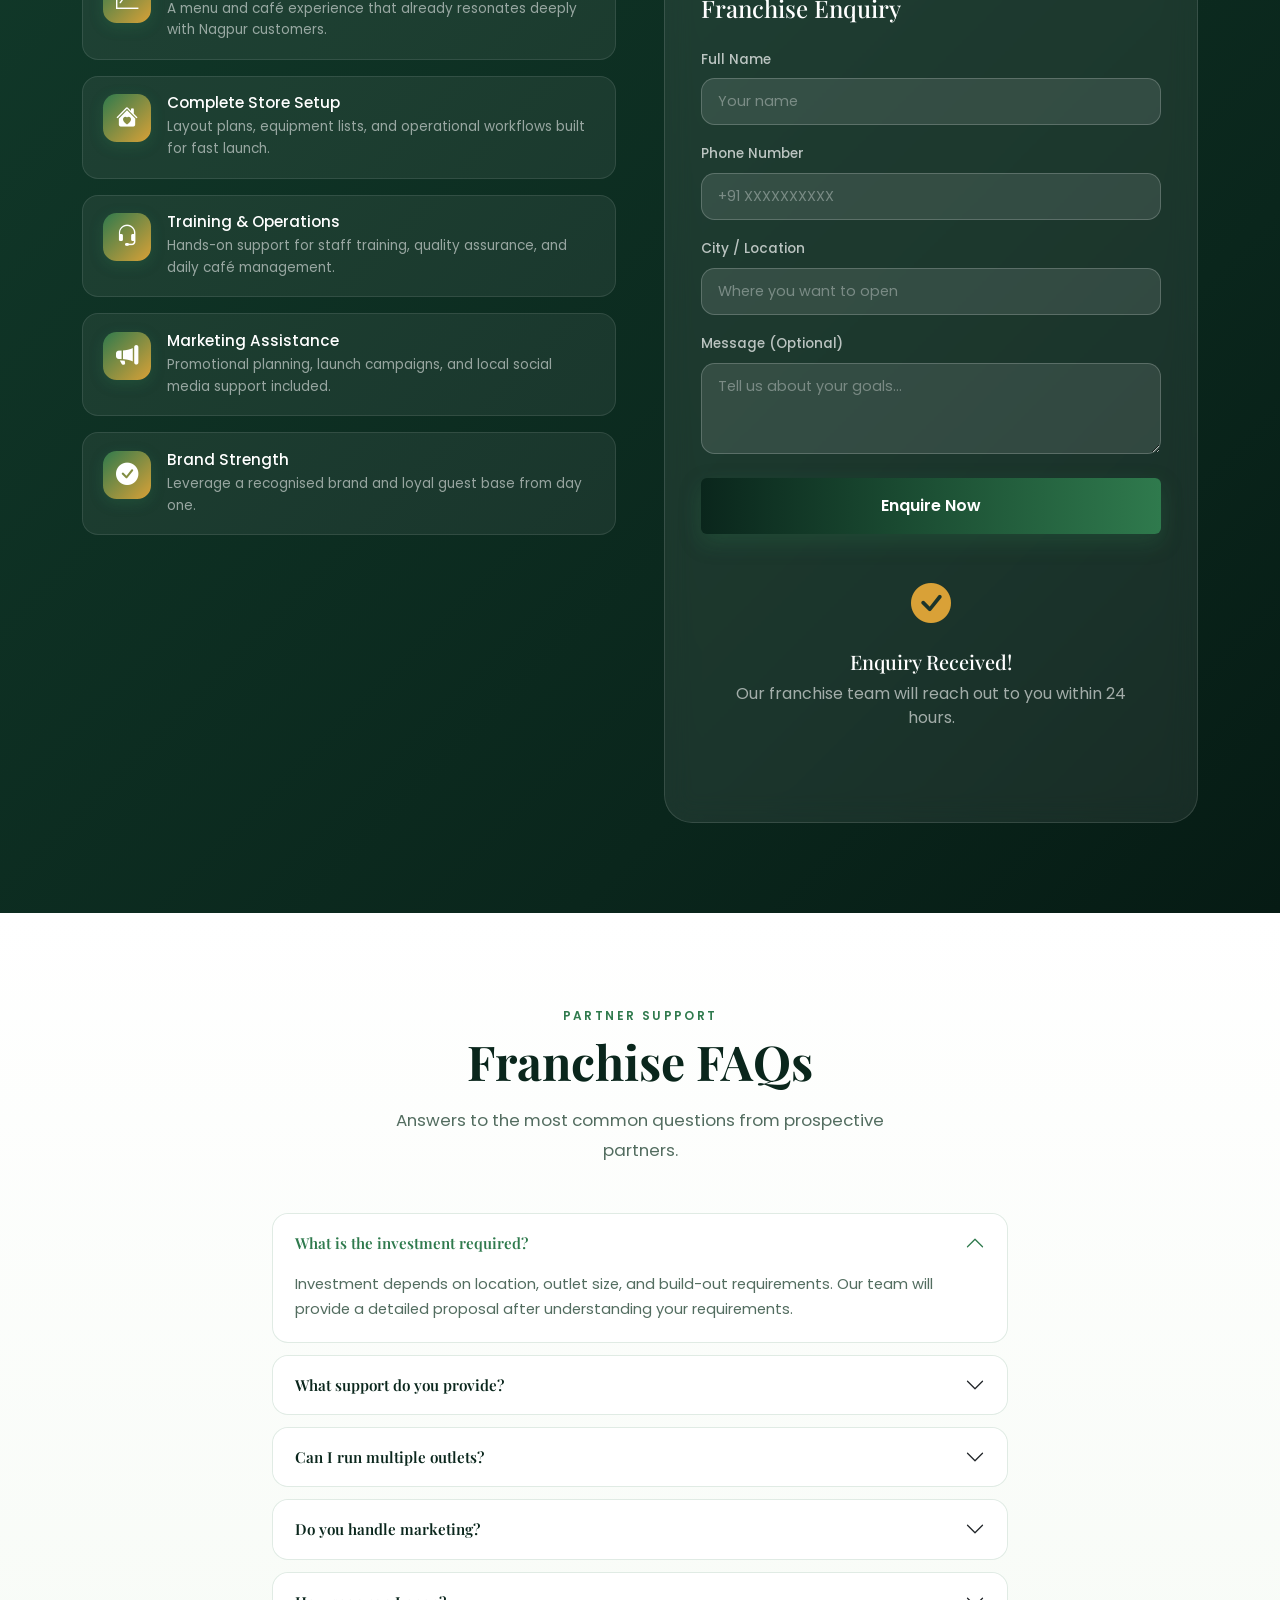
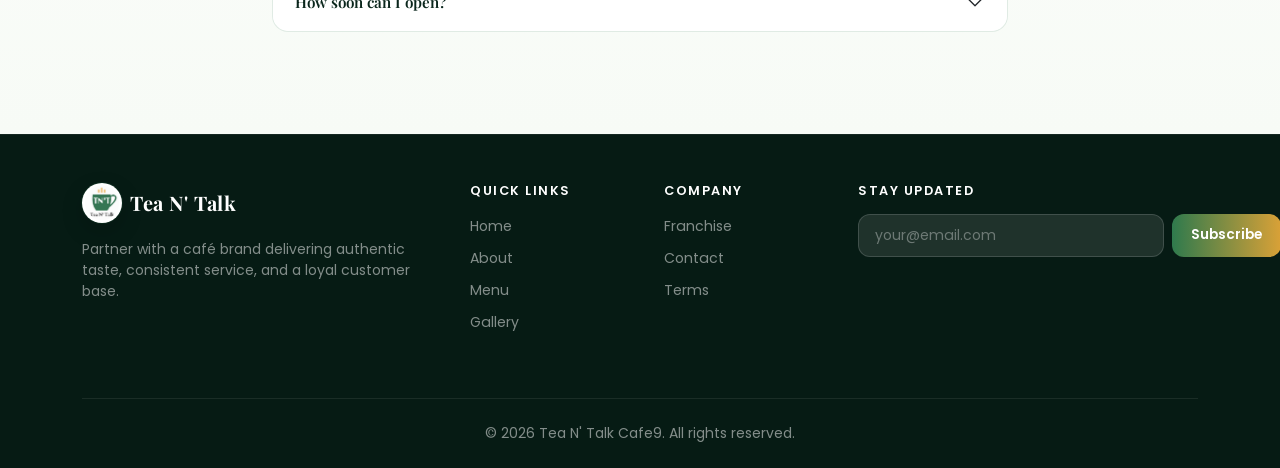
<file: franchise.html>
<!DOCTYPE html>
<html lang="en">
<head>
  <meta charset="UTF-8" />
  <meta name="viewport" content="width=device-width, initial-scale=1.0" />
  <title>Franchise | Tea N' Talk Caf e9</title>
  <meta name="description" content="Explore franchise opportunities with Tea N' Talk Caf e9 and learn how to become part of a thriving Nagpur brand." />
  <link rel="preconnect" href="https://fonts.googleapis.com" />
  <link rel="preconnect" href="https://fonts.gstatic.com" crossorigin />
  <link href="https://fonts.googleapis.com/css2?family=Playfair+Display:ital,wght@0,400;0,600;0,700;0,800;0,900;1,400&family=Poppins:wght@300;400;500;600;700&display=swap" rel="stylesheet" />
  <link href="https://cdn.jsdelivr.net/npm/bootstrap@5.3.3/dist/css/bootstrap.min.css" rel="stylesheet" />
  <link rel="stylesheet" href="https://cdn.jsdelivr.net/npm/bootstrap-icons@1.11.3/font/bootstrap-icons.min.css" />
  <link href="https://unpkg.com/aos@2.3.4/dist/aos.css" rel="stylesheet" />
  <link rel="stylesheet" href="css/style.css" />
</head>
<body>
<nav class="navbar navbar-expand-lg fixed-top" id="mainNavbar">
  <div class="container">
    <a class="navbar-brand d-flex align-items-center gap-2" href="index.html">
      <div class="brand-logo-circle"><img src="assets/images/teaNtalk.PNG" alt="Tea N' Talk logo" /></div>
      <span class="brand-name">Tea N' Talk</span>
    </a>
    <button class="navbar-toggler" type="button" data-bs-toggle="collapse" data-bs-target="#navMenu" aria-controls="navMenu" aria-expanded="false" aria-label="Toggle navigation">
      <i class="bi bi-list fs-2 text-white"></i>
    </button>
    <div class="collapse navbar-collapse" id="navMenu">
      <ul class="navbar-nav mx-auto gap-1">
        <li class="nav-item"><a class="nav-link" href="index.html">Home</a></li>
        <li class="nav-item"><a class="nav-link" href="about.html">About</a></li>
        <li class="nav-item"><a class="nav-link" href="menu.html">Menu</a></li>
        <li class="nav-item"><a class="nav-link" href="gallery.html">Gallery</a></li>
        <li class="nav-item"><a class="nav-link active" href="franchise.html">Franchise</a></li>
        <li class="nav-item"><a class="nav-link" href="contact.html">Contact</a></li>
      </ul>
      <a href="contact.html" class="btn btn-primary-brand ms-lg-3 px-4 py-2 rounded-pill">Book a Table</a>
    </div>
  </div>
</nav>

<section class="page-hero-section text-white">
  <div class="container">
    <div class="row align-items-center gy-4">
      <div class="col-lg-7" data-aos="fade-up">
        <span class="section-tag light">Grow With Us</span>
        <h1 class="section-title">Franchise Opportunities at Tea N' Talk</h1>
        <p class="section-sub">Join a proven café brand with strong demand, strategic support, and an audience that already loves the Tea N' Talk experience.</p>
        <div class="hero-link-group">
          <a href="#franchiseBenefits" class="btn btn-primary-brand btn-lg rounded-pill">See Benefits</a>
          <a href="#franchiseForm" class="btn btn-outline-hero btn-lg rounded-pill">Enquire Now</a>
        </div>
      </div>
      <div class="col-lg-5" data-aos="fade-left">        <div class="preview-card">
          <h3>Why Franchise With Us</h3>
          <p>We offer brand guidance, operations training, supplier access, and marketing support to help your outlet build momentum quickly.</p>
          <a href="contact.html" class="link-btn">Contact Our Franchise Team <i class="bi bi-arrow-right-short"></i></a>
        </div>
      </div>
    </div>
  </div>
</section>




<section class="section-pad bg-cream">
  <div class="container">
    <div class="section-header text-center mb-5" data-aos="fade-up">
      <span class="section-tag">Branches</span>
      <h2 class="section-title">Our Growing Franchise Network</h2>
      <p class="section-sub mx-auto">Tea N' Talk is growing through neighbourhood branches that deliver warm hospitality, handcrafted drinks, and tasty snacks.</p>
    </div>
    <div class="row align-items-center gy-4">
      <div class="col-lg-6" data-aos="fade-up">
        <div class="branch-copy pe-lg-4">
          <p class="section-sub">Each branch is designed to feel welcoming, comfortable, and consistent with the Tea N' Talk brand, whether you visit for a quiet study session or a casual evening out.</p>
          <ul class="branch-list">
            <li><strong>Trusted quality:</strong> consistent menu, service standards, and flavour at every location.</li>
            <li><strong>Local ambience:</strong> spaces built for friends, families, and students to relax together.</li>
            <li><strong>Franchise support:</strong> training, marketing, and operational guidance for new partners.</li>
          </ul>
        </div>
      </div>
      <div class="col-lg-6" data-aos="fade-up">
        <div class="branch-image-wrap">
          <img src="assets/images/teantalk-branches.webp" alt="Tea N' Talk branches and franchises" class="img-fluid w-100 rounded-4" />
        </div>
      </div>
    </div>
  </div>
</section>



<section id="franchiseBenefits" class="section-pad bg-dark-brand">
  <div class="container">
    <div class="section-header text-center mb-5" data-aos="fade-up">
      <span class="section-tag light">Business Support</span>
      <h2 class="section-title text-white">Built for Entrepreneurial Success</h2>
      <p class="section-sub text-white-50 mx-auto">We empower franchise partners with trained systems, quality ingredients, and a strong local brand presence.</p>
    </div>
    <div class="row g-5 align-items-start">
      <div class="col-lg-6" data-aos="fade-right">
        <div class="franchise-benefits">
          <div class="benefit-item">
            <div class="benefit-icon"><i class="bi bi-graph-up-arrow"></i></div>
            <div><h6>Proven Concept</h6><p>A menu and café experience that already resonates deeply with Nagpur customers.</p></div>
          </div>
          <div class="benefit-item">
            <div class="benefit-icon"><i class="bi bi-house-heart-fill"></i></div>
            <div><h6>Complete Store Setup</h6><p>Layout plans, equipment lists, and operational workflows built for fast launch.</p></div>
          </div>
          <div class="benefit-item">
            <div class="benefit-icon"><i class="bi bi-headset"></i></div>
            <div><h6>Training & Operations</h6><p>Hands-on support for staff training, quality assurance, and daily café management.</p></div>
          </div>
          <div class="benefit-item">
            <div class="benefit-icon"><i class="bi bi-megaphone-fill"></i></div>
            <div><h6>Marketing Assistance</h6><p>Promotional planning, launch campaigns, and local social media support included.</p></div>
          </div>
          <div class="benefit-item">
            <div class="benefit-icon"><i class="bi bi-check-circle-fill"></i></div>
            <div><h6>Brand Strength</h6><p>Leverage a recognised brand and loyal guest base from day one.</p></div>
          </div>
        </div>
      </div>
      <div class="col-lg-6" data-aos="fade-left">
        <div class="form-card" id="franchiseForm">
          <h4>Franchise Enquiry</h4>
          <form id="franchiseFormElement">
            <div class="mb-3">
              <label class="form-label">Full Name</label>
              <input type="text" class="form-control" placeholder="Your name" required />
            </div>
            <div class="mb-3">
              <label class="form-label">Phone Number</label>
              <input type="tel" class="form-control" placeholder="+91 XXXXXXXXXX" required />
            </div>
            <div class="mb-3">
              <label class="form-label">City / Location</label>
              <input type="text" class="form-control" placeholder="Where you want to open" required />
            </div>
            <div class="mb-4">
              <label class="form-label">Message (Optional)</label>
              <textarea class="form-control" rows="3" placeholder="Tell us about your goals..."></textarea>
            </div>
            <button type="submit" class="btn btn-primary-brand w-100 py-3">Enquire Now</button>
          </form>
          <div class="form-success d-none" id="franchiseSuccess">
            <i class="bi bi-check-circle-fill text-brand-gold fs-1 mb-3"></i>
            <h5>Enquiry Received!</h5>
            <p>Our franchise team will reach out to you within 24 hours.</p>
          </div>
        </div>
      </div>
    </div>
  </div>
</section>

<section class="section-pad bg-cream">
  <div class="container">
    <div class="section-header text-center mb-5" data-aos="fade-up">
      <span class="section-tag">Partner Support</span>
      <h2 class="section-title">Franchise FAQs</h2>
      <p class="section-sub mx-auto">Answers to the most common questions from prospective partners.</p>
    </div>
    <div class="row justify-content-center">
      <div class="col-lg-8" data-aos="fade-up">
        <div class="accordion faq-accordion" id="faqAccordion">
          <div class="accordion-item">
            <h2 class="accordion-header">
              <button class="accordion-button" type="button" data-bs-toggle="collapse" data-bs-target="#faq1">What is the investment required?</button>
            </h2>
            <div id="faq1" class="accordion-collapse collapse show" data-bs-parent="#faqAccordion">
              <div class="accordion-body">Investment depends on location, outlet size, and build-out requirements. Our team will provide a detailed proposal after understanding your requirements.</div>
            </div>
          </div>
          <div class="accordion-item">
            <h2 class="accordion-header">
              <button class="accordion-button collapsed" type="button" data-bs-toggle="collapse" data-bs-target="#faq2">What support do you provide?</button>
            </h2>
            <div id="faq2" class="accordion-collapse collapse" data-bs-parent="#faqAccordion">
              <div class="accordion-body">We support training, supply sourcing, operations, menu standardisation, marketing, and launch planning.</div>
            </div>
          </div>
          <div class="accordion-item">
            <h2 class="accordion-header">
              <button class="accordion-button collapsed" type="button" data-bs-toggle="collapse" data-bs-target="#faq3">Can I run multiple outlets?</button>
            </h2>
            <div id="faq3" class="accordion-collapse collapse" data-bs-parent="#faqAccordion">
              <div class="accordion-body">Yes. Our franchise model is flexible for single and multiple outlets, subject to approval and market capability.</div>
            </div>
          </div>
          <div class="accordion-item">
            <h2 class="accordion-header">
              <button class="accordion-button collapsed" type="button" data-bs-toggle="collapse" data-bs-target="#faq4">Do you handle marketing?</button>
            </h2>
            <div id="faq4" class="accordion-collapse collapse" data-bs-parent="#faqAccordion">
              <div class="accordion-body">Yes. We provide ongoing marketing guidance and campaign support to help your outlet gain visibility fast.</div>
            </div>
          </div>
          <div class="accordion-item">
            <h2 class="accordion-header">
              <button class="accordion-button collapsed" type="button" data-bs-toggle="collapse" data-bs-target="#faq5">How soon can I open?</button>
            </h2>
            <div id="faq5" class="accordion-collapse collapse" data-bs-parent="#faqAccordion">
              <div class="accordion-body">After site selection and agreement finalisation, we typically support a 6-8 week launch plan for ready locations.</div>
            </div>
          </div>
        </div>
      </div>
    </div>
  </div>
</section>

<footer class="site-footer">
  <div class="container">
    <div class="row g-5 py-5">
      <div class="col-lg-4">
        <div class="d-flex align-items-center gap-2 mb-3">
          <div class="brand-logo-circle"><img src="assets/images/teaNtalk.PNG" alt="Tea N' Talk logo" /></div>
          <span class="brand-name">Tea N' Talk</span>
        </div>
        <p class="text-white-50 small mb-4">Partner with a café brand delivering authentic taste, consistent service, and a loyal customer base.</p>
      </div>
      <div class="col-6 col-lg-2">
        <h6 class="footer-heading">Quick Links</h6>
        <ul class="footer-links">
          <li><a href="index.html">Home</a></li>
          <li><a href="about.html">About</a></li>
          <li><a href="menu.html">Menu</a></li>
          <li><a href="gallery.html">Gallery</a></li>
        </ul>
      </div>
      <div class="col-6 col-lg-2">
        <h6 class="footer-heading">Company</h6>
        <ul class="footer-links">
          <li><a href="franchise.html">Franchise</a></li>
          <li><a href="contact.html">Contact</a></li>
          <li><a href="#">Terms</a></li>
        </ul>
      </div>
      <div class="col-lg-4">
        <h6 class="footer-heading">Stay Updated</h6>
        <form class="newsletter-form" onsubmit="this.reset(); return false;">
          <input type="email" placeholder="your@email.com" required />
          <button type="submit">Subscribe</button>
        </form>
      </div>
    </div>
    <div class="footer-bottom">
      <p class="mb-0 text-white-50 small">&copy; 2026 Tea N' Talk Caf e9. All rights reserved.</p>
    </div>
  </div>
</footer>

<button id="backToTop" onclick="window.scrollTo({top:0,behavior:'smooth'})" title="Back to top"><i class="bi bi-arrow-up"></i></button>
<script src="https://cdn.jsdelivr.net/npm/bootstrap@5.3.3/dist/js/bootstrap.bundle.min.js"></script>
<script src="https://unpkg.com/aos@2.3.4/dist/aos.js"></script>
<script src="https://cdn.jsdelivr.net/npm/swiper@11/swiper-bundle.min.js"></script>
<script src="js/script.js"></script>

<!-- WhatsApp floating button -->
<a id="whatsappBtn" class="whatsapp-fab" href="https://wa.me/917385494276?text=Hi%20Tea%20N'%20Talk%2C%20I%27d%20like%20to%20inquire%20about%20franchise%20opportunities" target="_blank" rel="noopener" aria-label="Chat on WhatsApp">
  <i class="bi bi-whatsapp"></i>
</a>

</body>
</html>
</file>
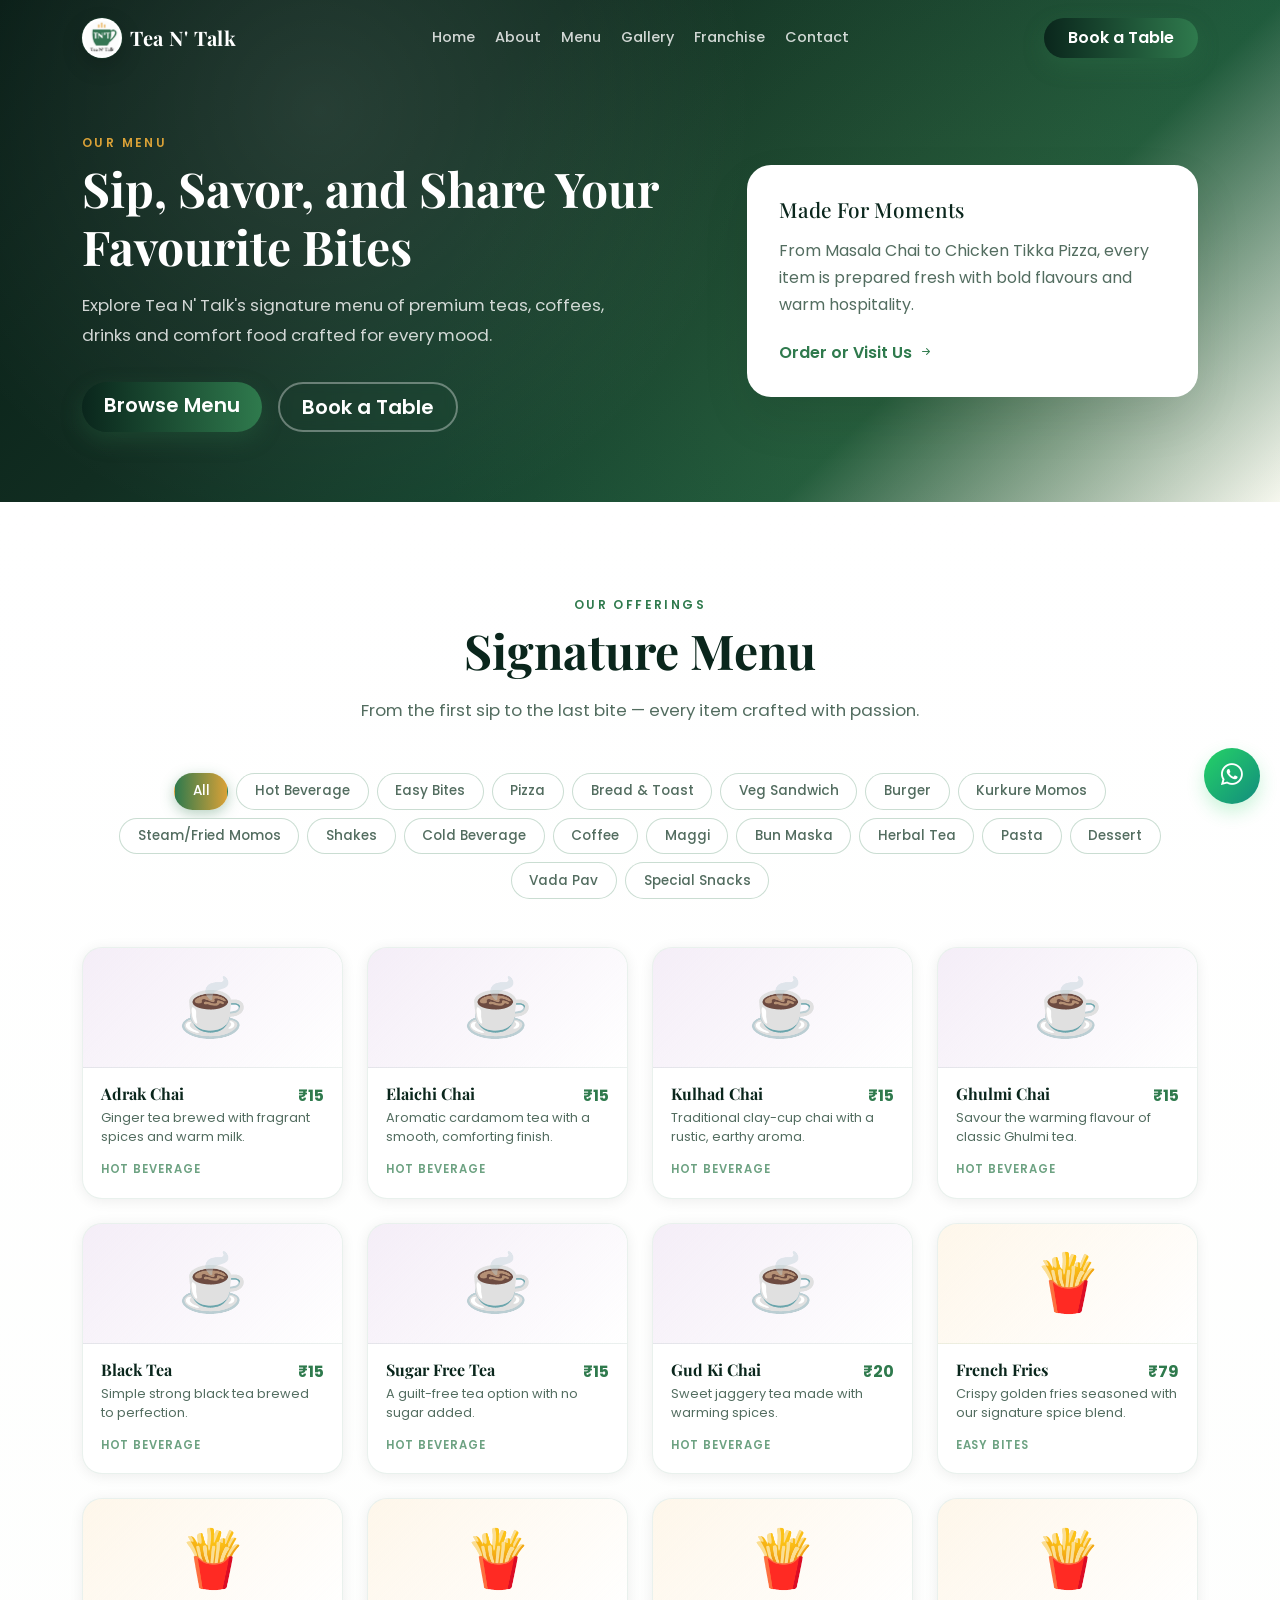
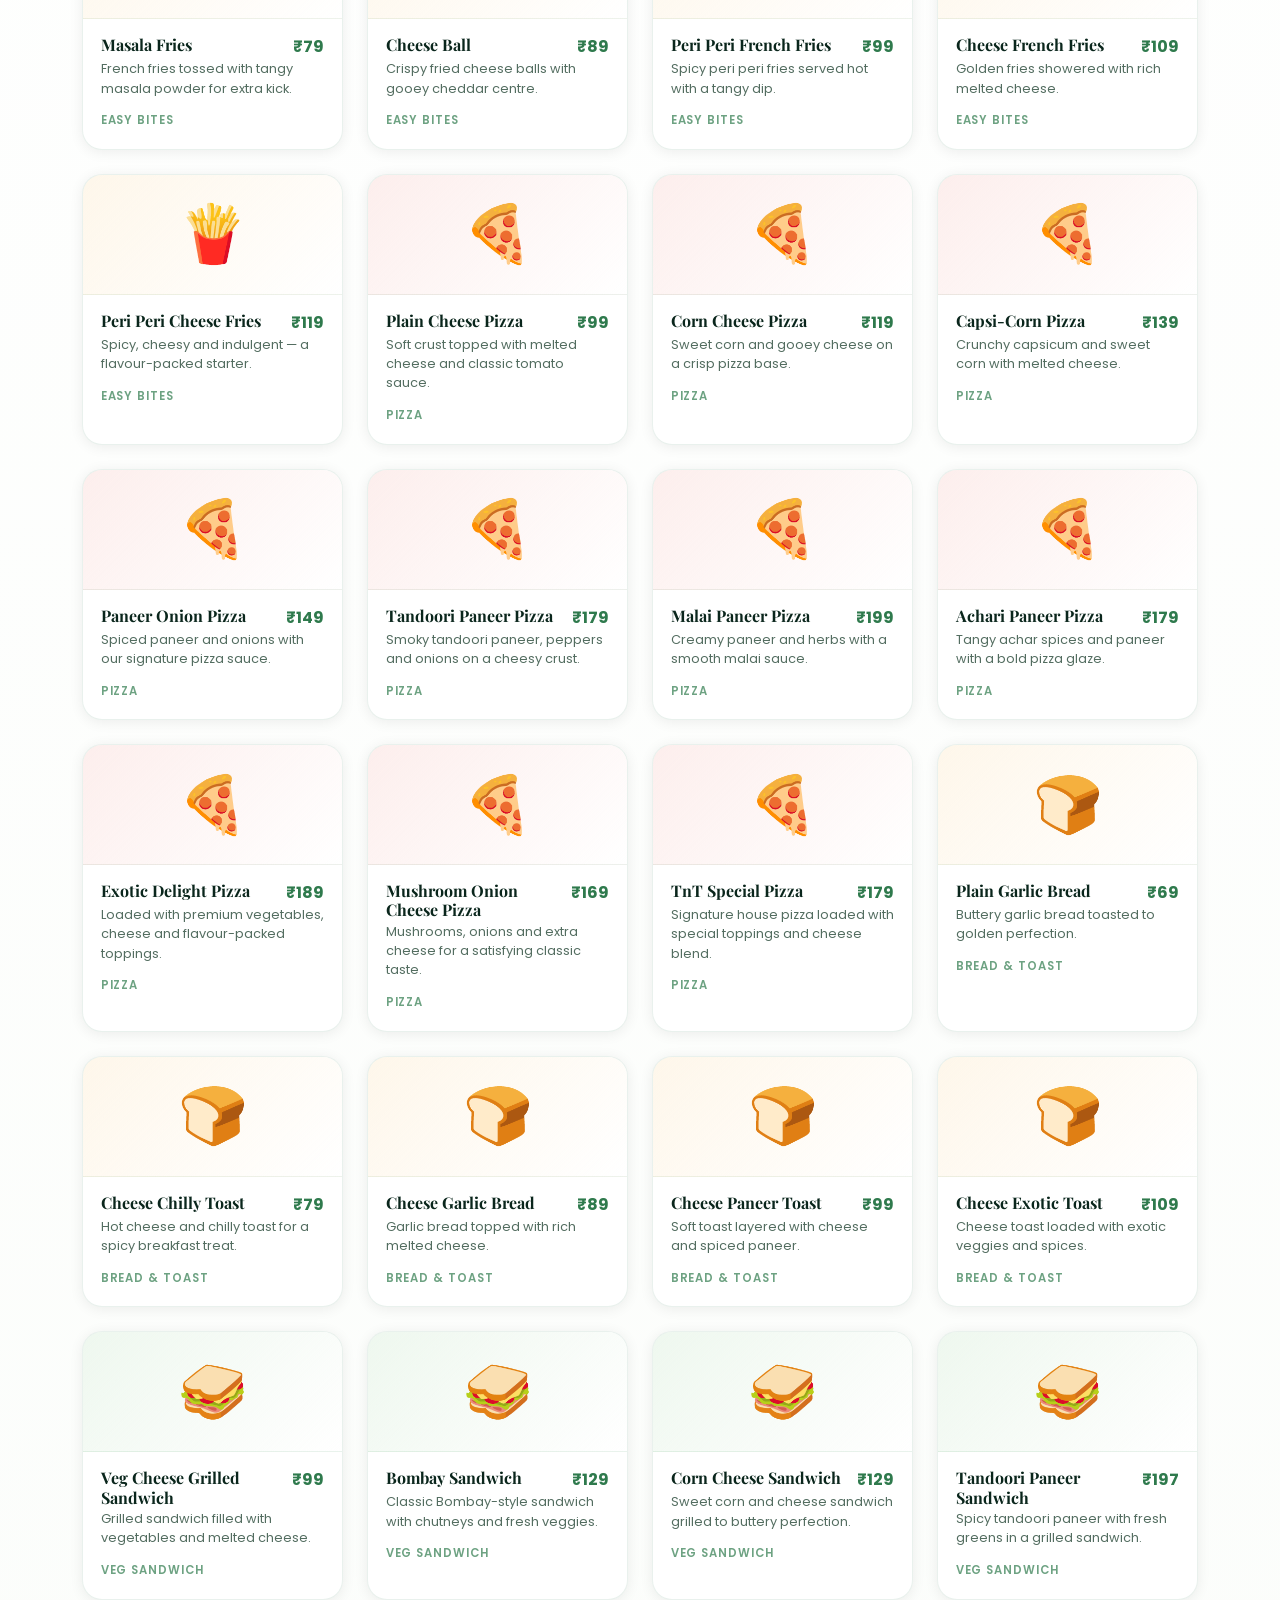
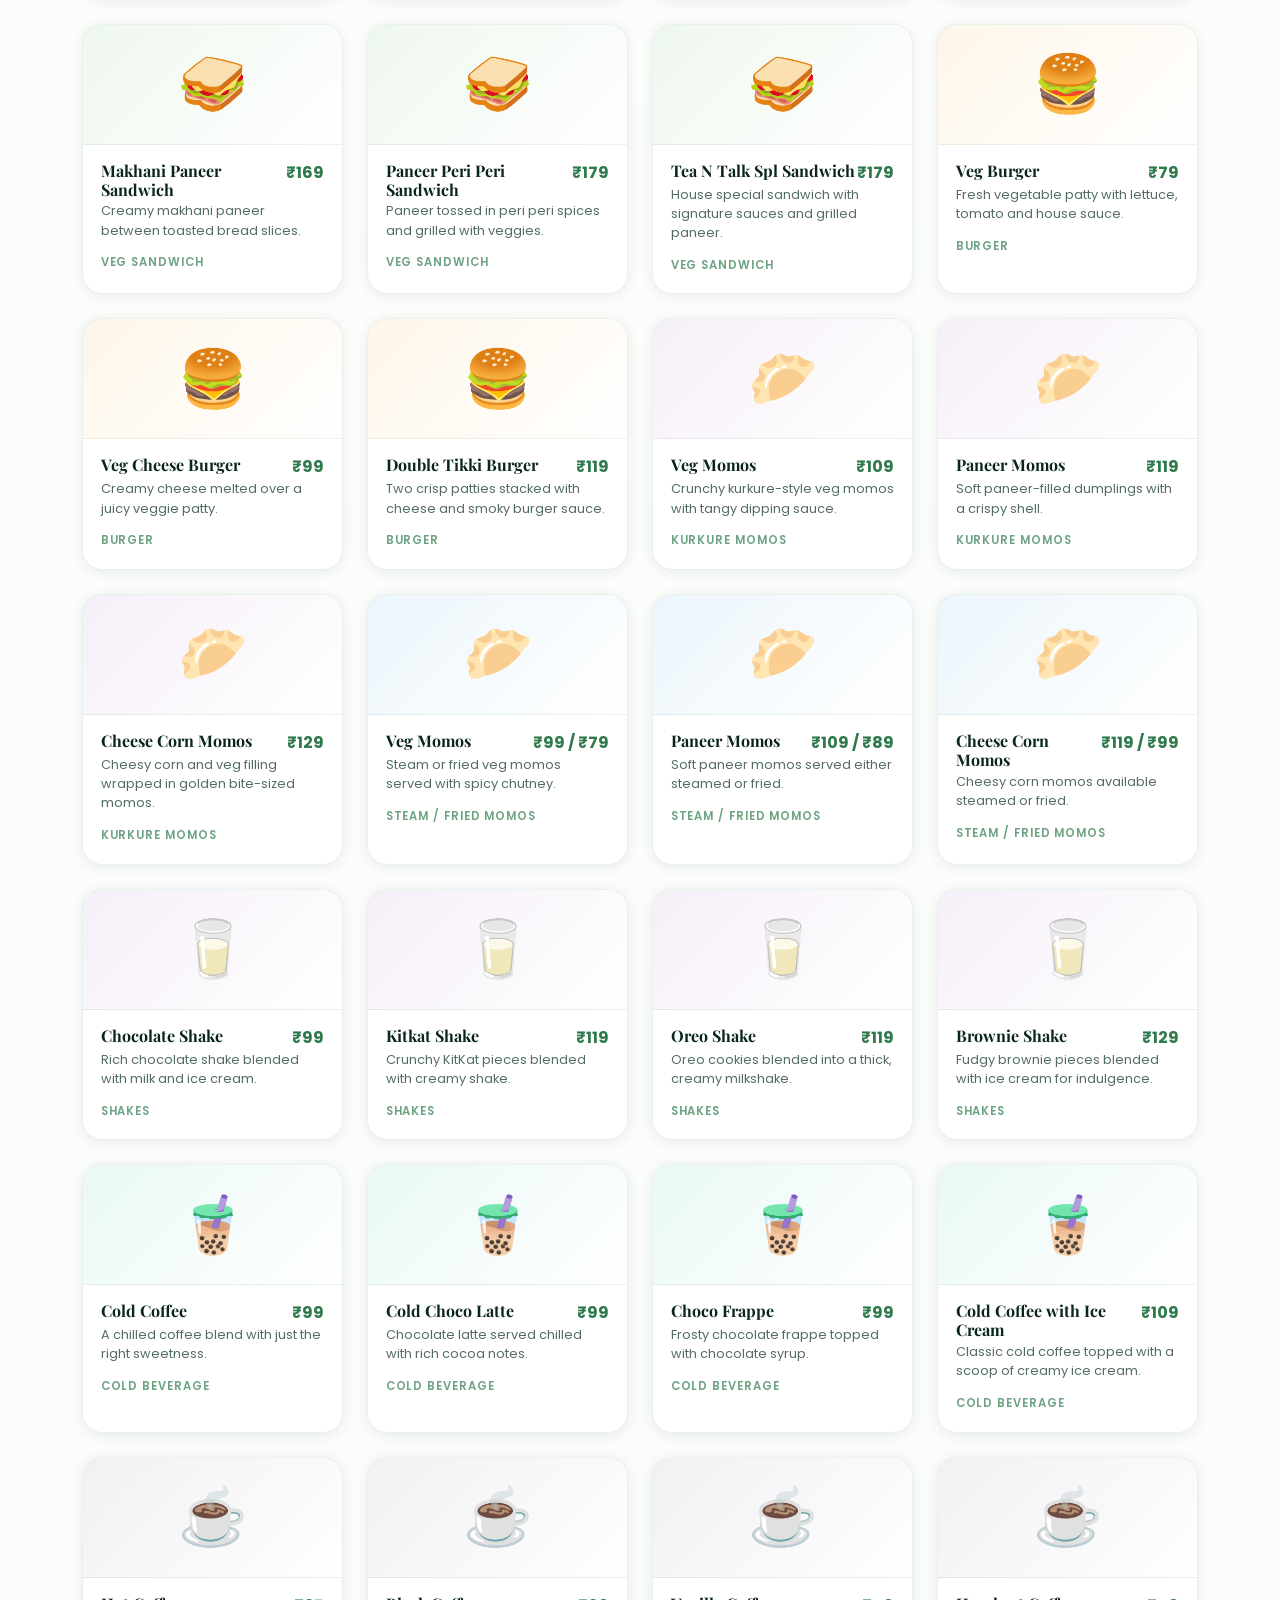
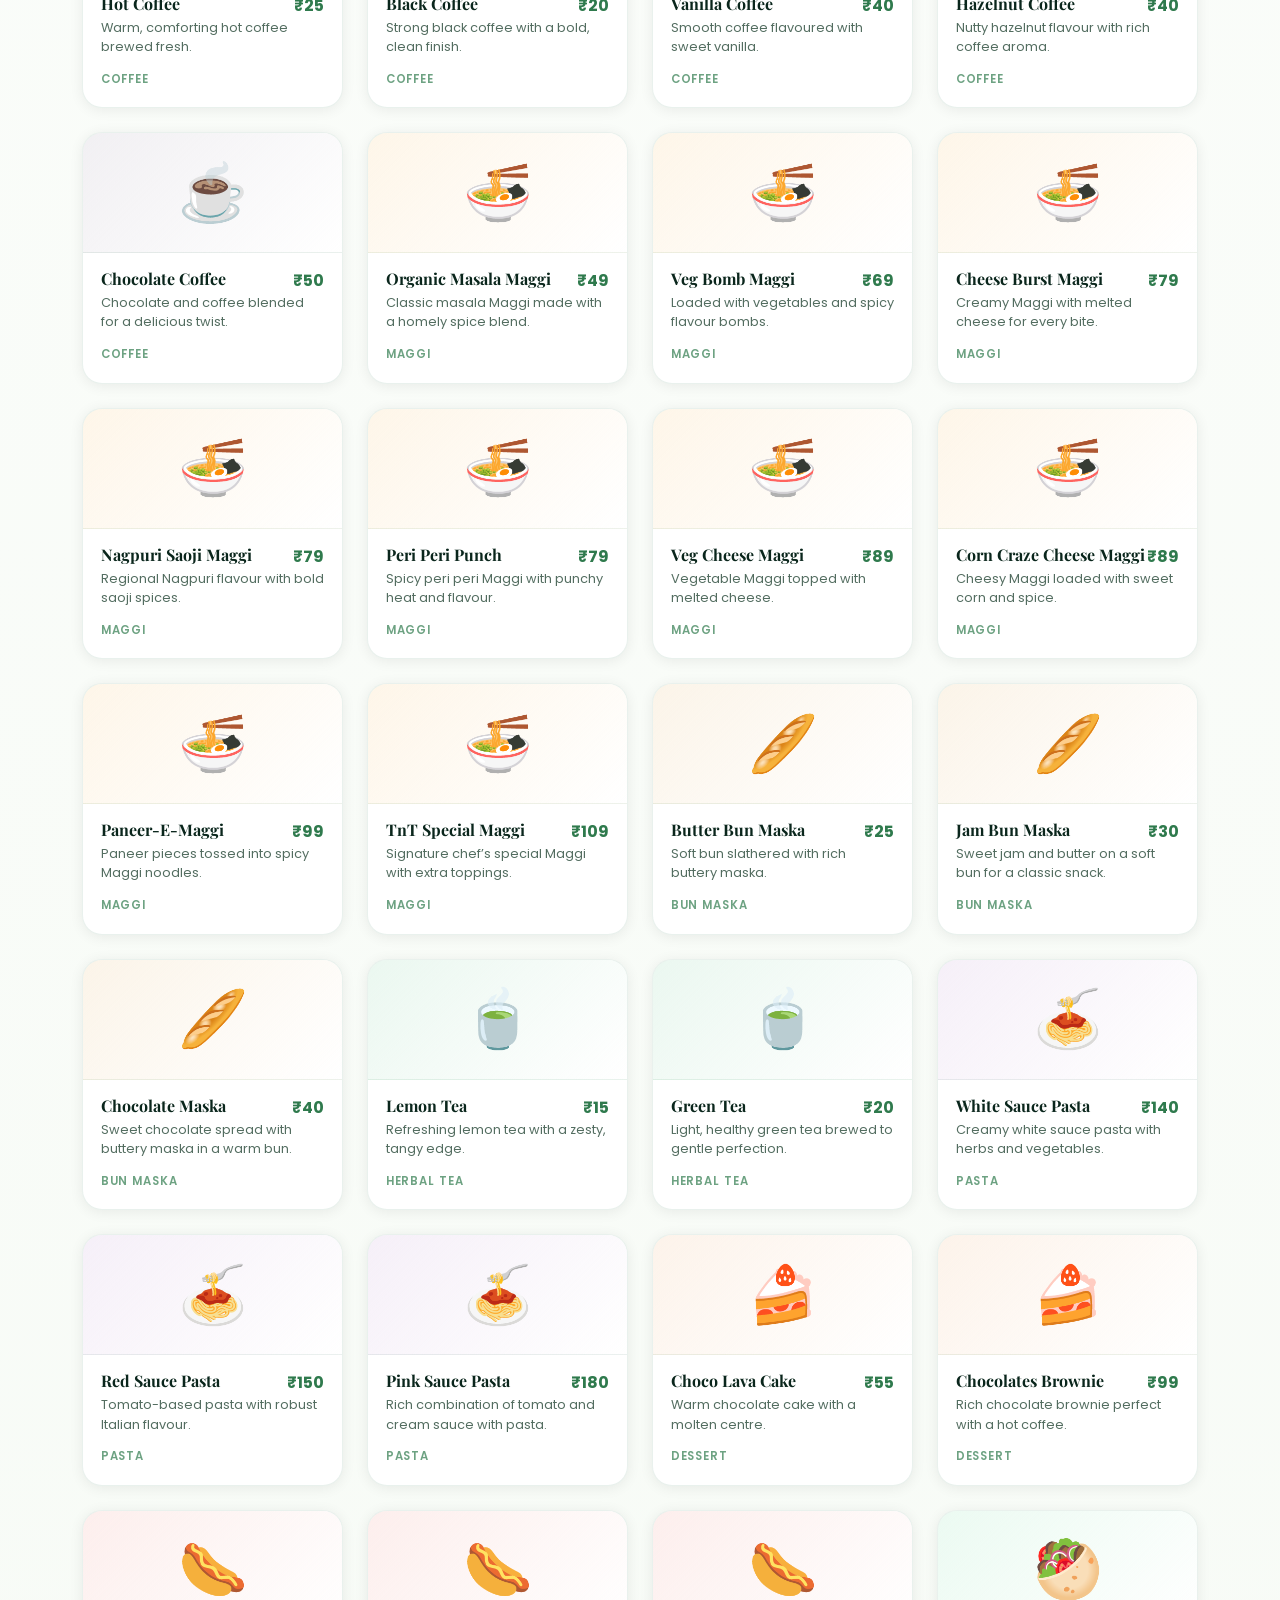
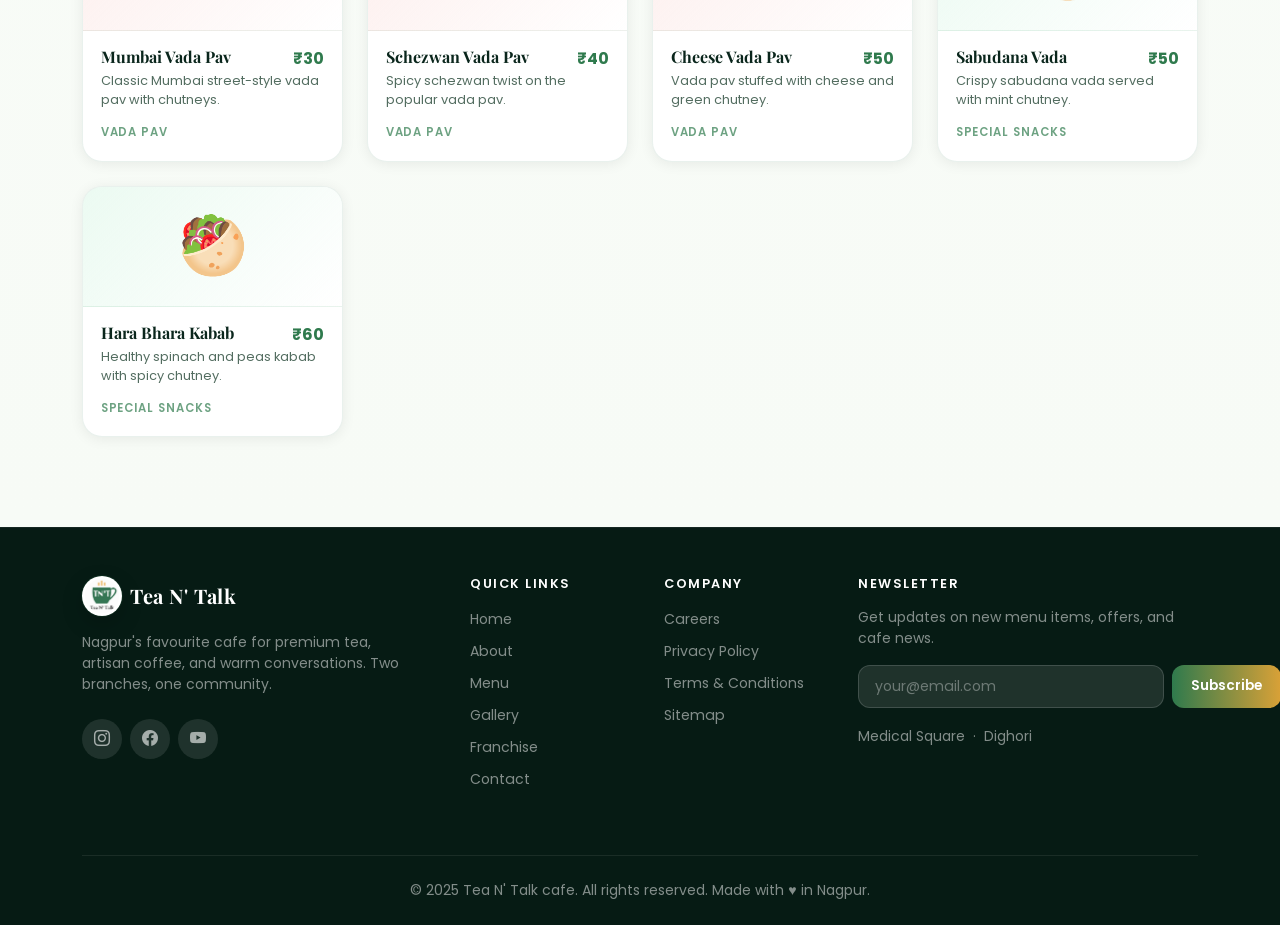
<file: menu.html>
﻿<!DOCTYPE html>
<html lang="en">

<head>
  <meta charset="UTF-8" />
  <meta name="viewport" content="width=device-width, initial-scale=1.0" />
  <title>Menu | Tea N' Talk cafe</title>
  <meta name="description" content="Explore Tea N' Talk's menu: premium tea, coffee, shakes, mocktails, sandwiches, pizzas, burgers, desserts and more." />
  <meta name="robots" content="index, follow" />
  <meta property="og:title" content="Tea N' Talk cafe | Menu" />
  <meta property="og:description" content="Browse our signature menu for Nagpur's favourite cafe — warm teas, artisan coffee, and tasty snacks." />
  <meta property="og:type" content="website" />
  <meta name="twitter:card" content="summary_large_image" />

  <link rel="preconnect" href="https://fonts.googleapis.com" />
  <link rel="preconnect" href="https://fonts.gstatic.com" crossorigin />
  <link href="https://fonts.googleapis.com/css2?family=Playfair+Display:ital,wght@0,400;0,600;0,700;0,800;0,900;1,400&family=Poppins:wght@300;400;500;600;700&display=swap" rel="stylesheet" />

  <link href="https://cdn.jsdelivr.net/npm/bootstrap@5.3.3/dist/css/bootstrap.min.css" rel="stylesheet" />
  <link rel="stylesheet" href="https://cdn.jsdelivr.net/npm/bootstrap-icons@1.11.3/font/bootstrap-icons.min.css" />
  <link href="https://unpkg.com/aos@2.3.4/dist/aos.css" rel="stylesheet" />
  <link rel="stylesheet" href="https://cdn.jsdelivr.net/npm/swiper@11/swiper-bundle.min.css" />
  <link rel="stylesheet" href="css/style.css" />
</head>

<body>

  <nav class="navbar navbar-expand-lg fixed-top" id="mainNavbar">
    <div class="container">
      <a class="navbar-brand d-flex align-items-center gap-2" href="index.html">
        <div class="brand-logo-circle">
          <img src="assets/images/teaNtalk.PNG" alt="Tea N' Talk logo" />
        </div>
        <span class="brand-name">Tea N' Talk</span>
      </a>

      <button class="navbar-toggler" type="button" data-bs-toggle="collapse" data-bs-target="#navMenu" aria-controls="navMenu" aria-expanded="false" aria-label="Toggle navigation">
        <i class="bi bi-list fs-2 text-white"></i>
      </button>

      <div class="collapse navbar-collapse" id="navMenu">
        <ul class="navbar-nav mx-auto gap-1">
          <li class="nav-item"><a class="nav-link" href="index.html">Home</a></li>
          <li class="nav-item"><a class="nav-link" href="about.html">About</a></li>
          <li class="nav-item"><a class="nav-link active" href="menu.html">Menu</a></li>
          <li class="nav-item"><a class="nav-link" href="gallery.html">Gallery</a></li>
          <li class="nav-item"><a class="nav-link" href="franchise.html">Franchise</a></li>
          <li class="nav-item"><a class="nav-link" href="contact.html">Contact</a></li>
        </ul>
        <a href="contact.html" class="btn btn-primary-brand ms-lg-3 px-4 py-2 rounded-pill">Book a Table</a>
      </div>
    </div>
  </nav>

  <section class="page-hero-section text-white">
    <div class="container">
      <div class="row align-items-center gy-4">
        <div class="col-lg-7" data-aos="fade-up">
          <span class="section-tag light">Our Menu</span>
          <h1 class="section-title">Sip, Savor, and Share Your Favourite Bites</h1>
          <p class="section-sub">Explore Tea N' Talk's signature menu of premium teas, coffees, drinks and comfort food crafted for every mood.</p>
          <div class="hero-link-group">
            <a href="#menu" class="btn btn-primary-brand btn-lg rounded-pill">Browse Menu</a>
            <a href="contact.html" class="btn btn-outline-hero btn-lg rounded-pill">Book a Table</a>
          </div>
        </div>
        <div class="col-lg-5" data-aos="fade-left">
          <div class="preview-card">
            <h3>Made For Moments</h3>
            <p>From Masala Chai to Chicken Tikka Pizza, every item is prepared fresh with bold flavours and warm hospitality.</p>
            <a href="contact.html" class="link-btn">Order or Visit Us <i class="bi bi-arrow-right-short"></i></a>
          </div>
        </div>
      </div>
    </div>
  </section>

  <section id="menu" class="section-pad bg-cream">
    <div class="container">
      <div class="section-header text-center mb-5" data-aos="fade-up">
        <span class="section-tag">Our Offerings</span>
        <h2 class="section-title">Signature Menu</h2>
        <p class="section-sub mx-auto">From the first sip to the last bite — every item crafted with passion.</p>
      </div>

      <div class="menu-filters d-flex flex-wrap justify-content-center gap-2 mb-5" data-aos="fade-up">
        <button class="filter-btn active" data-filter="all">All</button>
         <button class="filter-btn" data-filter="hot-beverage">Hot Beverage</button>
        <button class="filter-btn" data-filter="easy-bites">Easy Bites</button>
        <button class="filter-btn" data-filter="pizza">Pizza</button>
        <button class="filter-btn" data-filter="bread-toast">Bread &amp; Toast</button>
        <button class="filter-btn" data-filter="veg-sandwich">Veg Sandwich</button>
        <button class="filter-btn" data-filter="burger">Burger</button>
        <button class="filter-btn" data-filter="kurkure-momos">Kurkure Momos</button>
        <button class="filter-btn" data-filter="steam-fried-momos">Steam/Fried Momos</button>
        <button class="filter-btn" data-filter="shakes">Shakes</button>
        <button class="filter-btn" data-filter="cold-beverage">Cold Beverage</button>
        <button class="filter-btn" data-filter="coffee">Coffee</button>
        <button class="filter-btn" data-filter="maggi">Maggi</button>
        <button class="filter-btn" data-filter="bun-maska">Bun Maska</button>
        <button class="filter-btn" data-filter="herbal-tea">Herbal Tea</button>
        <button class="filter-btn" data-filter="pasta">Pasta</button>
        <button class="filter-btn" data-filter="dessert">Dessert</button>
        <button class="filter-btn" data-filter="vada-pav">Vada Pav</button>
        <button class="filter-btn" data-filter="special-snacks">Special Snacks</button>
      </div>

      <div class="row g-4" id="menuGrid">

         <!-- HOT BEVERAGE -->
        <div class="col-sm-6 col-lg-3 menu-item" data-category="hot-beverage" data-aos="zoom-in">
          <div class="menu-card">
            <div class="menu-emoji" style="background:linear-gradient(135deg,#8E44AD18,#FFFFFF)">&#x2615;</div>
            <div class="menu-body">
              <div class="d-flex justify-content-between align-items-start">
                <h6>Adrak Chai</h6><span class="price">&#8377;15</span>
              </div>
              <p>Ginger tea brewed with fragrant spices and warm milk.</p>
              <span class="cat-tag">Hot Beverage</span>
            </div>
          </div>
        </div>

        <div class="col-sm-6 col-lg-3 menu-item" data-category="hot-beverage" data-aos="zoom-in" data-aos-delay="50">
          <div class="menu-card">
            <div class="menu-emoji" style="background:linear-gradient(135deg,#8E44AD18,#FFFFFF)">&#x2615;</div>
            <div class="menu-body">
              <div class="d-flex justify-content-between align-items-start">
                <h6>Elaichi Chai</h6><span class="price">&#8377;15</span>
              </div>
              <p>Aromatic cardamom tea with a smooth, comforting finish.</p>
              <span class="cat-tag">Hot Beverage</span>
            </div>
          </div>
        </div>

        <div class="col-sm-6 col-lg-3 menu-item" data-category="hot-beverage" data-aos="zoom-in" data-aos-delay="100">
          <div class="menu-card">
            <div class="menu-emoji" style="background:linear-gradient(135deg,#8E44AD18,#FFFFFF)">&#x2615;</div>
            <div class="menu-body">
              <div class="d-flex justify-content-between align-items-start">
                <h6>Kulhad Chai</h6><span class="price">&#8377;15</span>
              </div>
              <p>Traditional clay-cup chai with a rustic, earthy aroma.</p>
              <span class="cat-tag">Hot Beverage</span>
            </div>
          </div>
        </div>

        <div class="col-sm-6 col-lg-3 menu-item" data-category="hot-beverage" data-aos="zoom-in" data-aos-delay="150">
          <div class="menu-card">
            <div class="menu-emoji" style="background:linear-gradient(135deg,#8E44AD18,#FFFFFF)">&#x2615;</div>
            <div class="menu-body">
              <div class="d-flex justify-content-between align-items-start">
                <h6>Ghulmi Chai</h6><span class="price">&#8377;15</span>
              </div>
              <p>Savour the warming flavour of classic Ghulmi tea.</p>
              <span class="cat-tag">Hot Beverage</span>
            </div>
          </div>
        </div>

        <div class="col-sm-6 col-lg-3 menu-item" data-category="hot-beverage" data-aos="zoom-in" data-aos-delay="200">
          <div class="menu-card">
            <div class="menu-emoji" style="background:linear-gradient(135deg,#8E44AD18,#FFFFFF)">&#x2615;</div>
            <div class="menu-body">
              <div class="d-flex justify-content-between align-items-start">
                <h6>Black Tea</h6><span class="price">&#8377;15</span>
              </div>
              <p>Simple strong black tea brewed to perfection.</p>
              <span class="cat-tag">Hot Beverage</span>
            </div>
          </div>
        </div>

        <div class="col-sm-6 col-lg-3 menu-item" data-category="hot-beverage" data-aos="zoom-in" data-aos-delay="250">
          <div class="menu-card">
            <div class="menu-emoji" style="background:linear-gradient(135deg,#8E44AD18,#FFFFFF)">&#x2615;</div>
            <div class="menu-body">
              <div class="d-flex justify-content-between align-items-start">
                <h6>Sugar Free Tea</h6><span class="price">&#8377;15</span>
              </div>
              <p>A guilt-free tea option with no sugar added.</p>
              <span class="cat-tag">Hot Beverage</span>
            </div>
          </div>
        </div>

        <div class="col-sm-6 col-lg-3 menu-item" data-category="hot-beverage" data-aos="zoom-in" data-aos-delay="300">
          <div class="menu-card">
            <div class="menu-emoji" style="background:linear-gradient(135deg,#8E44AD18,#FFFFFF)">&#x2615;</div>
            <div class="menu-body">
              <div class="d-flex justify-content-between align-items-start">
                <h6>Gud Ki Chai</h6><span class="price">&#8377;20</span>
              </div>
              <p>Sweet jaggery tea made with warming spices.</p>
              <span class="cat-tag">Hot Beverage</span>
            </div>
          </div>
        </div>

        <!-- EASY BITES -->
        <div class="col-sm-6 col-lg-3 menu-item" data-category="easy-bites" data-aos="zoom-in">
          <div class="menu-card">
            <div class="menu-emoji" style="background:linear-gradient(135deg,#F5A62318,#FFFFFF)">&#x1F35F;</div>
            <div class="menu-body">
              <div class="d-flex justify-content-between align-items-start">
                <h6>French Fries</h6><span class="price">&#8377;79</span>
              </div>
              <p>Crispy golden fries seasoned with our signature spice blend.</p>
              <span class="cat-tag">Easy Bites</span>
            </div>
          </div>
        </div>

        <div class="col-sm-6 col-lg-3 menu-item" data-category="easy-bites" data-aos="zoom-in" data-aos-delay="50">
          <div class="menu-card">
            <div class="menu-emoji" style="background:linear-gradient(135deg,#F5A62318,#FFFFFF)">&#x1F35F;</div>
            <div class="menu-body">
              <div class="d-flex justify-content-between align-items-start">
                <h6>Masala Fries</h6><span class="price">&#8377;79</span>
              </div>
              <p>French fries tossed with tangy masala powder for extra kick.</p>
              <span class="cat-tag">Easy Bites</span>
            </div>
          </div>
        </div>

        <div class="col-sm-6 col-lg-3 menu-item" data-category="easy-bites" data-aos="zoom-in" data-aos-delay="100">
          <div class="menu-card">
            <div class="menu-emoji" style="background:linear-gradient(135deg,#F5A62318,#FFFFFF)">&#x1F35F;</div>
            <div class="menu-body">
              <div class="d-flex justify-content-between align-items-start">
                <h6>Cheese Ball</h6><span class="price">&#8377;89</span>
              </div>
              <p>Crispy fried cheese balls with gooey cheddar centre.</p>
              <span class="cat-tag">Easy Bites</span>
            </div>
          </div>
        </div>

        <div class="col-sm-6 col-lg-3 menu-item" data-category="easy-bites" data-aos="zoom-in" data-aos-delay="150">
          <div class="menu-card">
            <div class="menu-emoji" style="background:linear-gradient(135deg,#F5A62318,#FFFFFF)">&#x1F35F;</div>
            <div class="menu-body">
              <div class="d-flex justify-content-between align-items-start">
                <h6>Peri Peri French Fries</h6><span class="price">&#8377;99</span>
              </div>
              <p>Spicy peri peri fries served hot with a tangy dip.</p>
              <span class="cat-tag">Easy Bites</span>
            </div>
          </div>
        </div>

        <div class="col-sm-6 col-lg-3 menu-item" data-category="easy-bites" data-aos="zoom-in" data-aos-delay="200">
          <div class="menu-card">
            <div class="menu-emoji" style="background:linear-gradient(135deg,#F5A62318,#FFFFFF)">&#x1F35F;</div>
            <div class="menu-body">
              <div class="d-flex justify-content-between align-items-start">
                <h6>Cheese French Fries</h6><span class="price">&#8377;109</span>
              </div>
              <p>Golden fries showered with rich melted cheese.</p>
              <span class="cat-tag">Easy Bites</span>
            </div>
          </div>
        </div>

        <div class="col-sm-6 col-lg-3 menu-item" data-category="easy-bites" data-aos="zoom-in" data-aos-delay="250">
          <div class="menu-card">
            <div class="menu-emoji" style="background:linear-gradient(135deg,#F5A62318,#FFFFFF)">&#x1F35F;</div>
            <div class="menu-body">
              <div class="d-flex justify-content-between align-items-start">
                <h6>Peri Peri Cheese Fries</h6><span class="price">&#8377;119</span>
              </div>
              <p>Spicy, cheesy and indulgent — a flavour-packed starter.</p>
              <span class="cat-tag">Easy Bites</span>
            </div>
          </div>
        </div>

        <!-- PIZZA -->
        <div class="col-sm-6 col-lg-3 menu-item" data-category="pizza" data-aos="zoom-in">
          <div class="menu-card">
            <div class="menu-emoji" style="background:linear-gradient(135deg,#E74C3C18,#FFFFFF)">&#x1F355;</div>
            <div class="menu-body">
              <div class="d-flex justify-content-between align-items-start">
                <h6>Plain Cheese Pizza</h6><span class="price">&#8377;99</span>
              </div>
              <p>Soft crust topped with melted cheese and classic tomato sauce.</p>
              <span class="cat-tag">Pizza</span>
            </div>
          </div>
        </div>

        <div class="col-sm-6 col-lg-3 menu-item" data-category="pizza" data-aos="zoom-in" data-aos-delay="50">
          <div class="menu-card">
            <div class="menu-emoji" style="background:linear-gradient(135deg,#E74C3C18,#FFFFFF)">&#x1F355;</div>
            <div class="menu-body">
              <div class="d-flex justify-content-between align-items-start">
                <h6>Corn Cheese Pizza</h6><span class="price">&#8377;119</span>
              </div>
              <p>Sweet corn and gooey cheese on a crisp pizza base.</p>
              <span class="cat-tag">Pizza</span>
            </div>
          </div>
        </div>

        <div class="col-sm-6 col-lg-3 menu-item" data-category="pizza" data-aos="zoom-in" data-aos-delay="100">
          <div class="menu-card">
            <div class="menu-emoji" style="background:linear-gradient(135deg,#E74C3C18,#FFFFFF)">&#x1F355;</div>
            <div class="menu-body">
              <div class="d-flex justify-content-between align-items-start">
                <h6>Capsi-Corn Pizza</h6><span class="price">&#8377;139</span>
              </div>
              <p>Crunchy capsicum and sweet corn with melted cheese.</p>
              <span class="cat-tag">Pizza</span>
            </div>
          </div>
        </div>

        <div class="col-sm-6 col-lg-3 menu-item" data-category="pizza" data-aos="zoom-in" data-aos-delay="150">
          <div class="menu-card">
            <div class="menu-emoji" style="background:linear-gradient(135deg,#E74C3C18,#FFFFFF)">&#x1F355;</div>
            <div class="menu-body">
              <div class="d-flex justify-content-between align-items-start">
                <h6>Paneer Onion Pizza</h6><span class="price">&#8377;149</span>
              </div>
              <p>Spiced paneer and onions with our signature pizza sauce.</p>
              <span class="cat-tag">Pizza</span>
            </div>
          </div>
        </div>

        <div class="col-sm-6 col-lg-3 menu-item" data-category="pizza" data-aos="zoom-in" data-aos-delay="200">
          <div class="menu-card">
            <div class="menu-emoji" style="background:linear-gradient(135deg,#E74C3C18,#FFFFFF)">&#x1F355;</div>
            <div class="menu-body">
              <div class="d-flex justify-content-between align-items-start">
                <h6>Tandoori Paneer Pizza</h6><span class="price">&#8377;179</span>
              </div>
              <p>Smoky tandoori paneer, peppers and onions on a cheesy crust.</p>
              <span class="cat-tag">Pizza</span>
            </div>
          </div>
        </div>

        <div class="col-sm-6 col-lg-3 menu-item" data-category="pizza" data-aos="zoom-in" data-aos-delay="250">
          <div class="menu-card">
            <div class="menu-emoji" style="background:linear-gradient(135deg,#E74C3C18,#FFFFFF)">&#x1F355;</div>
            <div class="menu-body">
              <div class="d-flex justify-content-between align-items-start">
                <h6>Malai Paneer Pizza</h6><span class="price">&#8377;199</span>
              </div>
              <p>Creamy paneer and herbs with a smooth malai sauce.</p>
              <span class="cat-tag">Pizza</span>
            </div>
          </div>
        </div>

        <div class="col-sm-6 col-lg-3 menu-item" data-category="pizza" data-aos="zoom-in" data-aos-delay="300">
          <div class="menu-card">
            <div class="menu-emoji" style="background:linear-gradient(135deg,#E74C3C18,#FFFFFF)">&#x1F355;</div>
            <div class="menu-body">
              <div class="d-flex justify-content-between align-items-start">
                <h6>Achari Paneer Pizza</h6><span class="price">&#8377;179</span>
              </div>
              <p>Tangy achar spices and paneer with a bold pizza glaze.</p>
              <span class="cat-tag">Pizza</span>
            </div>
          </div>
        </div>

        <div class="col-sm-6 col-lg-3 menu-item" data-category="pizza" data-aos="zoom-in" data-aos-delay="350">
          <div class="menu-card">
            <div class="menu-emoji" style="background:linear-gradient(135deg,#E74C3C18,#FFFFFF)">&#x1F355;</div>
            <div class="menu-body">
              <div class="d-flex justify-content-between align-items-start">
                <h6>Exotic Delight Pizza</h6><span class="price">&#8377;189</span>
              </div>
              <p>Loaded with premium vegetables, cheese and flavour-packed toppings.</p>
              <span class="cat-tag">Pizza</span>
            </div>
          </div>
        </div>

        <div class="col-sm-6 col-lg-3 menu-item" data-category="pizza" data-aos="zoom-in" data-aos-delay="400">
          <div class="menu-card">
            <div class="menu-emoji" style="background:linear-gradient(135deg,#E74C3C18,#FFFFFF)">&#x1F355;</div>
            <div class="menu-body">
              <div class="d-flex justify-content-between align-items-start">
                <h6>Mushroom Onion Cheese Pizza</h6><span class="price">&#8377;169</span>
              </div>
              <p>Mushrooms, onions and extra cheese for a satisfying classic taste.</p>
              <span class="cat-tag">Pizza</span>
            </div>
          </div>
        </div>

        <div class="col-sm-6 col-lg-3 menu-item" data-category="pizza" data-aos="zoom-in" data-aos-delay="450">
          <div class="menu-card">
            <div class="menu-emoji" style="background:linear-gradient(135deg,#E74C3C18,#FFFFFF)">&#x1F355;</div>
            <div class="menu-body">
              <div class="d-flex justify-content-between align-items-start">
                <h6>TnT Special Pizza</h6><span class="price">&#8377;179</span>
              </div>
              <p>Signature house pizza loaded with special toppings and cheese blend.</p>
              <span class="cat-tag">Pizza</span>
            </div>
          </div>
        </div>

        <!-- BREAD & TOAST -->
        <div class="col-sm-6 col-lg-3 menu-item" data-category="bread-toast" data-aos="zoom-in">
          <div class="menu-card">
            <div class="menu-emoji" style="background:linear-gradient(135deg,#F5A62318,#FFFFFF)">&#x1F35E;</div>
            <div class="menu-body">
              <div class="d-flex justify-content-between align-items-start">
                <h6>Plain Garlic Bread</h6><span class="price">&#8377;69</span>
              </div>
              <p>Buttery garlic bread toasted to golden perfection.</p>
              <span class="cat-tag">Bread &amp; Toast</span>
            </div>
          </div>
        </div>

        <div class="col-sm-6 col-lg-3 menu-item" data-category="bread-toast" data-aos="zoom-in" data-aos-delay="50">
          <div class="menu-card">
            <div class="menu-emoji" style="background:linear-gradient(135deg,#F5A62318,#FFFFFF)">&#x1F35E;</div>
            <div class="menu-body">
              <div class="d-flex justify-content-between align-items-start">
                <h6>Cheese Chilly Toast</h6><span class="price">&#8377;79</span>
              </div>
              <p>Hot cheese and chilly toast for a spicy breakfast treat.</p>
              <span class="cat-tag">Bread &amp; Toast</span>
            </div>
          </div>
        </div>

        <div class="col-sm-6 col-lg-3 menu-item" data-category="bread-toast" data-aos="zoom-in" data-aos-delay="100">
          <div class="menu-card">
            <div class="menu-emoji" style="background:linear-gradient(135deg,#F5A62318,#FFFFFF)">&#x1F35E;</div>
            <div class="menu-body">
              <div class="d-flex justify-content-between align-items-start">
                <h6>Cheese Garlic Bread</h6><span class="price">&#8377;89</span>
              </div>
              <p>Garlic bread topped with rich melted cheese.</p>
              <span class="cat-tag">Bread &amp; Toast</span>
            </div>
          </div>
        </div>

        <div class="col-sm-6 col-lg-3 menu-item" data-category="bread-toast" data-aos="zoom-in" data-aos-delay="150">
          <div class="menu-card">
            <div class="menu-emoji" style="background:linear-gradient(135deg,#F5A62318,#FFFFFF)">&#x1F35E;</div>
            <div class="menu-body">
              <div class="d-flex justify-content-between align-items-start">
                <h6>Cheese Paneer Toast</h6><span class="price">&#8377;99</span>
              </div>
              <p>Soft toast layered with cheese and spiced paneer.</p>
              <span class="cat-tag">Bread &amp; Toast</span>
            </div>
          </div>
        </div>

        <div class="col-sm-6 col-lg-3 menu-item" data-category="bread-toast" data-aos="zoom-in" data-aos-delay="200">
          <div class="menu-card">
            <div class="menu-emoji" style="background:linear-gradient(135deg,#F5A62318,#FFFFFF)">&#x1F35E;</div>
            <div class="menu-body">
              <div class="d-flex justify-content-between align-items-start">
                <h6>Cheese Exotic Toast</h6><span class="price">&#8377;109</span>
              </div>
              <p>Cheese toast loaded with exotic veggies and spices.</p>
              <span class="cat-tag">Bread &amp; Toast</span>
            </div>
          </div>
        </div>

        <!-- VEG SANDWICH -->
        <div class="col-sm-6 col-lg-3 menu-item" data-category="veg-sandwich" data-aos="zoom-in">
          <div class="menu-card">
            <div class="menu-emoji" style="background:linear-gradient(135deg,#4CAF5018,#FFFFFF)">&#x1F96A;</div>
            <div class="menu-body">
              <div class="d-flex justify-content-between align-items-start">
                <h6>Veg Cheese Grilled Sandwich</h6><span class="price">&#8377;99</span>
              </div>
              <p>Grilled sandwich filled with vegetables and melted cheese.</p>
              <span class="cat-tag">Veg Sandwich</span>
            </div>
          </div>
        </div>

        <div class="col-sm-6 col-lg-3 menu-item" data-category="veg-sandwich" data-aos="zoom-in" data-aos-delay="50">
          <div class="menu-card">
            <div class="menu-emoji" style="background:linear-gradient(135deg,#4CAF5018,#FFFFFF)">&#x1F96A;</div>
            <div class="menu-body">
              <div class="d-flex justify-content-between align-items-start">
                <h6>Bombay Sandwich</h6><span class="price">&#8377;129</span>
              </div>
              <p>Classic Bombay-style sandwich with chutneys and fresh veggies.</p>
              <span class="cat-tag">Veg Sandwich</span>
            </div>
          </div>
        </div>

        <div class="col-sm-6 col-lg-3 menu-item" data-category="veg-sandwich" data-aos="zoom-in" data-aos-delay="100">
          <div class="menu-card">
            <div class="menu-emoji" style="background:linear-gradient(135deg,#4CAF5018,#FFFFFF)">&#x1F96A;</div>
            <div class="menu-body">
              <div class="d-flex justify-content-between align-items-start">
                <h6>Corn Cheese Sandwich</h6><span class="price">&#8377;129</span>
              </div>
              <p>Sweet corn and cheese sandwich grilled to buttery perfection.</p>
              <span class="cat-tag">Veg Sandwich</span>
            </div>
          </div>
        </div>

        <div class="col-sm-6 col-lg-3 menu-item" data-category="veg-sandwich" data-aos="zoom-in" data-aos-delay="150">
          <div class="menu-card">
            <div class="menu-emoji" style="background:linear-gradient(135deg,#4CAF5018,#FFFFFF)">&#x1F96A;</div>
            <div class="menu-body">
              <div class="d-flex justify-content-between align-items-start">
                <h6>Tandoori Paneer Sandwich</h6><span class="price">&#8377;197</span>
              </div>
              <p>Spicy tandoori paneer with fresh greens in a grilled sandwich.</p>
              <span class="cat-tag">Veg Sandwich</span>
            </div>
          </div>
        </div>

        <div class="col-sm-6 col-lg-3 menu-item" data-category="veg-sandwich" data-aos="zoom-in" data-aos-delay="200">
          <div class="menu-card">
            <div class="menu-emoji" style="background:linear-gradient(135deg,#4CAF5018,#FFFFFF)">&#x1F96A;</div>
            <div class="menu-body">
              <div class="d-flex justify-content-between align-items-start">
                <h6>Makhani Paneer Sandwich</h6><span class="price">&#8377;169</span>
              </div>
              <p>Creamy makhani paneer between toasted bread slices.</p>
              <span class="cat-tag">Veg Sandwich</span>
            </div>
          </div>
        </div>

        <div class="col-sm-6 col-lg-3 menu-item" data-category="veg-sandwich" data-aos="zoom-in" data-aos-delay="250">
          <div class="menu-card">
            <div class="menu-emoji" style="background:linear-gradient(135deg,#4CAF5018,#FFFFFF)">&#x1F96A;</div>
            <div class="menu-body">
              <div class="d-flex justify-content-between align-items-start">
                <h6>Paneer Peri Peri Sandwich</h6><span class="price">&#8377;179</span>
              </div>
              <p>Paneer tossed in peri peri spices and grilled with veggies.</p>
              <span class="cat-tag">Veg Sandwich</span>
            </div>
          </div>
        </div>

        <div class="col-sm-6 col-lg-3 menu-item" data-category="veg-sandwich" data-aos="zoom-in" data-aos-delay="300">
          <div class="menu-card">
            <div class="menu-emoji" style="background:linear-gradient(135deg,#4CAF5018,#FFFFFF)">&#x1F96A;</div>
            <div class="menu-body">
              <div class="d-flex justify-content-between align-items-start">
                <h6>Tea N Talk Spl Sandwich</h6><span class="price">&#8377;179</span>
              </div>
              <p>House special sandwich with signature sauces and grilled paneer.</p>
              <span class="cat-tag">Veg Sandwich</span>
            </div>
          </div>
        </div>

        <!-- BURGER -->
        <div class="col-sm-6 col-lg-3 menu-item" data-category="burger" data-aos="zoom-in">
          <div class="menu-card">
            <div class="menu-emoji" style="background:linear-gradient(135deg,#F39C1218,#FFFFFF)">&#x1F354;</div>
            <div class="menu-body">
              <div class="d-flex justify-content-between align-items-start">
                <h6>Veg Burger</h6><span class="price">&#8377;79</span>
              </div>
              <p>Fresh vegetable patty with lettuce, tomato and house sauce.</p>
              <span class="cat-tag">Burger</span>
            </div>
          </div>
        </div>

        <div class="col-sm-6 col-lg-3 menu-item" data-category="burger" data-aos="zoom-in" data-aos-delay="50">
          <div class="menu-card">
            <div class="menu-emoji" style="background:linear-gradient(135deg,#F39C1218,#FFFFFF)">&#x1F354;</div>
            <div class="menu-body">
              <div class="d-flex justify-content-between align-items-start">
                <h6>Veg Cheese Burger</h6><span class="price">&#8377;99</span>
              </div>
              <p>Creamy cheese melted over a juicy veggie patty.</p>
              <span class="cat-tag">Burger</span>
            </div>
          </div>
        </div>

        <div class="col-sm-6 col-lg-3 menu-item" data-category="burger" data-aos="zoom-in" data-aos-delay="100">
          <div class="menu-card">
            <div class="menu-emoji" style="background:linear-gradient(135deg,#F39C1218,#FFFFFF)">&#x1F354;</div>
            <div class="menu-body">
              <div class="d-flex justify-content-between align-items-start">
                <h6>Double Tikki Burger</h6><span class="price">&#8377;119</span>
              </div>
              <p>Two crisp patties stacked with cheese and smoky burger sauce.</p>
              <span class="cat-tag">Burger</span>
            </div>
          </div>
        </div>

        <!-- KURKURE MOMOS -->
        <div class="col-sm-6 col-lg-3 menu-item" data-category="kurkure-momos" data-aos="zoom-in">
          <div class="menu-card">
            <div class="menu-emoji" style="background:linear-gradient(135deg,#9B59B618,#FFFFFF)">&#x1F95F;</div>
            <div class="menu-body">
              <div class="d-flex justify-content-between align-items-start">
                <h6>Veg Momos</h6><span class="price">&#8377;109</span>
              </div>
              <p>Crunchy kurkure-style veg momos with tangy dipping sauce.</p>
              <span class="cat-tag">Kurkure Momos</span>
            </div>
          </div>
        </div>

        <div class="col-sm-6 col-lg-3 menu-item" data-category="kurkure-momos" data-aos="zoom-in" data-aos-delay="50">
          <div class="menu-card">
            <div class="menu-emoji" style="background:linear-gradient(135deg,#9B59B618,#FFFFFF)">&#x1F95F;</div>
            <div class="menu-body">
              <div class="d-flex justify-content-between align-items-start">
                <h6>Paneer Momos</h6><span class="price">&#8377;119</span>
              </div>
              <p>Soft paneer-filled dumplings with a crispy shell.</p>
              <span class="cat-tag">Kurkure Momos</span>
            </div>
          </div>
        </div>

        <div class="col-sm-6 col-lg-3 menu-item" data-category="kurkure-momos" data-aos="zoom-in" data-aos-delay="100">
          <div class="menu-card">
            <div class="menu-emoji" style="background:linear-gradient(135deg,#9B59B618,#FFFFFF)">&#x1F95F;</div>
            <div class="menu-body">
              <div class="d-flex justify-content-between align-items-start">
                <h6>Cheese Corn Momos</h6><span class="price">&#8377;129</span>
              </div>
              <p>Cheesy corn and veg filling wrapped in golden bite-sized momos.</p>
              <span class="cat-tag">Kurkure Momos</span>
            </div>
          </div>
        </div>

        <!-- STEAM / FRIED MOMOS -->
        <div class="col-sm-6 col-lg-3 menu-item" data-category="steam-fried-momos" data-aos="zoom-in">
          <div class="menu-card">
            <div class="menu-emoji" style="background:linear-gradient(135deg,#3498DB18,#FFFFFF)">&#x1F95F;</div>
            <div class="menu-body">
              <div class="d-flex justify-content-between align-items-start">
                <h6>Veg Momos</h6><span class="price">&#8377;99 / &#8377;79</span>
              </div>
              <p>Steam or fried veg momos served with spicy chutney.</p>
              <span class="cat-tag">Steam / Fried Momos</span>
            </div>
          </div>
        </div>

        <div class="col-sm-6 col-lg-3 menu-item" data-category="steam-fried-momos" data-aos="zoom-in" data-aos-delay="50">
          <div class="menu-card">
            <div class="menu-emoji" style="background:linear-gradient(135deg,#3498DB18,#FFFFFF)">&#x1F95F;</div>
            <div class="menu-body">
              <div class="d-flex justify-content-between align-items-start">
                <h6>Paneer Momos</h6><span class="price">&#8377;109 / &#8377;89</span>
              </div>
              <p>Soft paneer momos served either steamed or fried.</p>
              <span class="cat-tag">Steam / Fried Momos</span>
            </div>
          </div>
        </div>

        <div class="col-sm-6 col-lg-3 menu-item" data-category="steam-fried-momos" data-aos="zoom-in" data-aos-delay="100">
          <div class="menu-card">
            <div class="menu-emoji" style="background:linear-gradient(135deg,#3498DB18,#FFFFFF)">&#x1F95F;</div>
            <div class="menu-body">
              <div class="d-flex justify-content-between align-items-start">
                <h6>Cheese Corn Momos</h6><span class="price">&#8377;119 / &#8377;99</span>
              </div>
              <p>Cheesy corn momos available steamed or fried.</p>
              <span class="cat-tag">Steam / Fried Momos</span>
            </div>
          </div>
        </div>

        <!-- SHAKES -->
        <div class="col-sm-6 col-lg-3 menu-item" data-category="shakes" data-aos="zoom-in">
          <div class="menu-card">
            <div class="menu-emoji" style="background:linear-gradient(135deg,#9B59B618,#FFFFFF)">&#x1F95B;</div>
            <div class="menu-body">
              <div class="d-flex justify-content-between align-items-start">
                <h6>Chocolate Shake</h6><span class="price">&#8377;99</span>
              </div>
              <p>Rich chocolate shake blended with milk and ice cream.</p>
              <span class="cat-tag">Shakes</span>
            </div>
          </div>
        </div>

        <div class="col-sm-6 col-lg-3 menu-item" data-category="shakes" data-aos="zoom-in" data-aos-delay="50">
          <div class="menu-card">
            <div class="menu-emoji" style="background:linear-gradient(135deg,#9B59B618,#FFFFFF)">&#x1F95B;</div>
            <div class="menu-body">
              <div class="d-flex justify-content-between align-items-start">
                <h6>Kitkat Shake</h6><span class="price">&#8377;119</span>
              </div>
              <p>Crunchy KitKat pieces blended with creamy shake.</p>
              <span class="cat-tag">Shakes</span>
            </div>
          </div>
        </div>

        <div class="col-sm-6 col-lg-3 menu-item" data-category="shakes" data-aos="zoom-in" data-aos-delay="100">
          <div class="menu-card">
            <div class="menu-emoji" style="background:linear-gradient(135deg,#9B59B618,#FFFFFF)">&#x1F95B;</div>
            <div class="menu-body">
              <div class="d-flex justify-content-between align-items-start">
                <h6>Oreo Shake</h6><span class="price">&#8377;119</span>
              </div>
              <p>Oreo cookies blended into a thick, creamy milkshake.</p>
              <span class="cat-tag">Shakes</span>
            </div>
          </div>
        </div>

        <div class="col-sm-6 col-lg-3 menu-item" data-category="shakes" data-aos="zoom-in" data-aos-delay="150">
          <div class="menu-card">
            <div class="menu-emoji" style="background:linear-gradient(135deg,#9B59B618,#FFFFFF)">&#x1F95B;</div>
            <div class="menu-body">
              <div class="d-flex justify-content-between align-items-start">
                <h6>Brownie Shake</h6><span class="price">&#8377;129</span>
              </div>
              <p>Fudgy brownie pieces blended with ice cream for indulgence.</p>
              <span class="cat-tag">Shakes</span>
            </div>
          </div>
        </div>

       

        <!-- COLD BEVERAGE -->
        <div class="col-sm-6 col-lg-3 menu-item" data-category="cold-beverage" data-aos="zoom-in">
          <div class="menu-card">
            <div class="menu-emoji" style="background:linear-gradient(135deg,#1ABC9C18,#FFFFFF)">&#x1F9CB;</div>
            <div class="menu-body">
              <div class="d-flex justify-content-between align-items-start">
                <h6>Cold Coffee</h6><span class="price">&#8377;99</span>
              </div>
              <p>A chilled coffee blend with just the right sweetness.</p>
              <span class="cat-tag">Cold Beverage</span>
            </div>
          </div>
        </div>

        <div class="col-sm-6 col-lg-3 menu-item" data-category="cold-beverage" data-aos="zoom-in" data-aos-delay="50">
          <div class="menu-card">
            <div class="menu-emoji" style="background:linear-gradient(135deg,#1ABC9C18,#FFFFFF)">&#x1F9CB;</div>
            <div class="menu-body">
              <div class="d-flex justify-content-between align-items-start">
                <h6>Cold Choco Latte</h6><span class="price">&#8377;99</span>
              </div>
              <p>Chocolate latte served chilled with rich cocoa notes.</p>
              <span class="cat-tag">Cold Beverage</span>
            </div>
          </div>
        </div>

        <div class="col-sm-6 col-lg-3 menu-item" data-category="cold-beverage" data-aos="zoom-in" data-aos-delay="100">
          <div class="menu-card">
            <div class="menu-emoji" style="background:linear-gradient(135deg,#1ABC9C18,#FFFFFF)">&#x1F9CB;</div>
            <div class="menu-body">
              <div class="d-flex justify-content-between align-items-start">
                <h6>Choco Frappe</h6><span class="price">&#8377;99</span>
              </div>
              <p>Frosty chocolate frappe topped with chocolate syrup.</p>
              <span class="cat-tag">Cold Beverage</span>
            </div>
          </div>
        </div>

        <div class="col-sm-6 col-lg-3 menu-item" data-category="cold-beverage" data-aos="zoom-in" data-aos-delay="150">
          <div class="menu-card">
            <div class="menu-emoji" style="background:linear-gradient(135deg,#1ABC9C18,#FFFFFF)">&#x1F9CB;</div>
            <div class="menu-body">
              <div class="d-flex justify-content-between align-items-start">
                <h6>Cold Coffee with Ice Cream</h6><span class="price">&#8377;109</span>
              </div>
              <p>Classic cold coffee topped with a scoop of creamy ice cream.</p>
              <span class="cat-tag">Cold Beverage</span>
            </div>
          </div>
        </div>

        <!-- COFFEE -->
        <div class="col-sm-6 col-lg-3 menu-item" data-category="coffee" data-aos="zoom-in">
          <div class="menu-card">
            <div class="menu-emoji" style="background:linear-gradient(135deg,#6C5B7B18,#FFFFFF)">&#x2615;</div>
            <div class="menu-body">
              <div class="d-flex justify-content-between align-items-start">
                <h6>Hot Coffee</h6><span class="price">&#8377;25</span>
              </div>
              <p>Warm, comforting hot coffee brewed fresh.</p>
              <span class="cat-tag">Coffee</span>
            </div>
          </div>
        </div>

        <div class="col-sm-6 col-lg-3 menu-item" data-category="coffee" data-aos="zoom-in" data-aos-delay="50">
          <div class="menu-card">
            <div class="menu-emoji" style="background:linear-gradient(135deg,#6C5B7B18,#FFFFFF)">&#x2615;</div>
            <div class="menu-body">
              <div class="d-flex justify-content-between align-items-start">
                <h6>Black Coffee</h6><span class="price">&#8377;20</span>
              </div>
              <p>Strong black coffee with a bold, clean finish.</p>
              <span class="cat-tag">Coffee</span>
            </div>
          </div>
        </div>

        <div class="col-sm-6 col-lg-3 menu-item" data-category="coffee" data-aos="zoom-in" data-aos-delay="100">
          <div class="menu-card">
            <div class="menu-emoji" style="background:linear-gradient(135deg,#6C5B7B18,#FFFFFF)">&#x2615;</div>
            <div class="menu-body">
              <div class="d-flex justify-content-between align-items-start">
                <h6>Vanilla Coffee</h6><span class="price">&#8377;40</span>
              </div>
              <p>Smooth coffee flavoured with sweet vanilla.</p>
              <span class="cat-tag">Coffee</span>
            </div>
          </div>
        </div>

        <div class="col-sm-6 col-lg-3 menu-item" data-category="coffee" data-aos="zoom-in" data-aos-delay="150">
          <div class="menu-card">
            <div class="menu-emoji" style="background:linear-gradient(135deg,#6C5B7B18,#FFFFFF)">&#x2615;</div>
            <div class="menu-body">
              <div class="d-flex justify-content-between align-items-start">
                <h6>Hazelnut Coffee</h6><span class="price">&#8377;40</span>
              </div>
              <p>Nutty hazelnut flavour with rich coffee aroma.</p>
              <span class="cat-tag">Coffee</span>
            </div>
          </div>
        </div>

        <div class="col-sm-6 col-lg-3 menu-item" data-category="coffee" data-aos="zoom-in" data-aos-delay="200">
          <div class="menu-card">
            <div class="menu-emoji" style="background:linear-gradient(135deg,#6C5B7B18,#FFFFFF)">&#x2615;</div>
            <div class="menu-body">
              <div class="d-flex justify-content-between align-items-start">
                <h6>Chocolate Coffee</h6><span class="price">&#8377;50</span>
              </div>
              <p>Chocolate and coffee blended for a delicious twist.</p>
              <span class="cat-tag">Coffee</span>
            </div>
          </div>
        </div>

        <!-- MAGGI -->
        <div class="col-sm-6 col-lg-3 menu-item" data-category="maggi" data-aos="zoom-in">
          <div class="menu-card">
            <div class="menu-emoji" style="background:linear-gradient(135deg,#F39C1218,#FFFFFF)">&#x1F35C;</div>
            <div class="menu-body">
              <div class="d-flex justify-content-between align-items-start">
                <h6>Organic Masala Maggi</h6><span class="price">&#8377;49</span>
              </div>
              <p>Classic masala Maggi made with a homely spice blend.</p>
              <span class="cat-tag">Maggi</span>
            </div>
          </div>
        </div>

        <div class="col-sm-6 col-lg-3 menu-item" data-category="maggi" data-aos="zoom-in" data-aos-delay="50">
          <div class="menu-card">
            <div class="menu-emoji" style="background:linear-gradient(135deg,#F39C1218,#FFFFFF)">&#x1F35C;</div>
            <div class="menu-body">
              <div class="d-flex justify-content-between align-items-start">
                <h6>Veg Bomb Maggi</h6><span class="price">&#8377;69</span>
              </div>
              <p>Loaded with vegetables and spicy flavour bombs.</p>
              <span class="cat-tag">Maggi</span>
            </div>
          </div>
        </div>

        <div class="col-sm-6 col-lg-3 menu-item" data-category="maggi" data-aos="zoom-in" data-aos-delay="100">
          <div class="menu-card">
            <div class="menu-emoji" style="background:linear-gradient(135deg,#F39C1218,#FFFFFF)">&#x1F35C;</div>
            <div class="menu-body">
              <div class="d-flex justify-content-between align-items-start">
                <h6>Cheese Burst Maggi</h6><span class="price">&#8377;79</span>
              </div>
              <p>Creamy Maggi with melted cheese for every bite.</p>
              <span class="cat-tag">Maggi</span>
            </div>
          </div>
        </div>

        <div class="col-sm-6 col-lg-3 menu-item" data-category="maggi" data-aos="zoom-in" data-aos-delay="150">
          <div class="menu-card">
            <div class="menu-emoji" style="background:linear-gradient(135deg,#F39C1218,#FFFFFF)">&#x1F35C;</div>
            <div class="menu-body">
              <div class="d-flex justify-content-between align-items-start">
                <h6>Nagpuri Saoji Maggi</h6><span class="price">&#8377;79</span>
              </div>
              <p>Regional Nagpuri flavour with bold saoji spices.</p>
              <span class="cat-tag">Maggi</span>
            </div>
          </div>
        </div>

        <div class="col-sm-6 col-lg-3 menu-item" data-category="maggi" data-aos="zoom-in" data-aos-delay="200">
          <div class="menu-card">
            <div class="menu-emoji" style="background:linear-gradient(135deg,#F39C1218,#FFFFFF)">&#x1F35C;</div>
            <div class="menu-body">
              <div class="d-flex justify-content-between align-items-start">
                <h6>Peri Peri Punch</h6><span class="price">&#8377;79</span>
              </div>
              <p>Spicy peri peri Maggi with punchy heat and flavour.</p>
              <span class="cat-tag">Maggi</span>
            </div>
          </div>
        </div>

        <div class="col-sm-6 col-lg-3 menu-item" data-category="maggi" data-aos="zoom-in" data-aos-delay="250">
          <div class="menu-card">
            <div class="menu-emoji" style="background:linear-gradient(135deg,#F39C1218,#FFFFFF)">&#x1F35C;</div>
            <div class="menu-body">
              <div class="d-flex justify-content-between align-items-start">
                <h6>Veg Cheese Maggi</h6><span class="price">&#8377;89</span>
              </div>
              <p>Vegetable Maggi topped with melted cheese.</p>
              <span class="cat-tag">Maggi</span>
            </div>
          </div>
        </div>

        <div class="col-sm-6 col-lg-3 menu-item" data-category="maggi" data-aos="zoom-in" data-aos-delay="300">
          <div class="menu-card">
            <div class="menu-emoji" style="background:linear-gradient(135deg,#F39C1218,#FFFFFF)">&#x1F35C;</div>
            <div class="menu-body">
              <div class="d-flex justify-content-between align-items-start">
                <h6>Corn Craze Cheese Maggi</h6><span class="price">&#8377;89</span>
              </div>
              <p>Cheesy Maggi loaded with sweet corn and spice.</p>
              <span class="cat-tag">Maggi</span>
            </div>
          </div>
        </div>

        <div class="col-sm-6 col-lg-3 menu-item" data-category="maggi" data-aos="zoom-in" data-aos-delay="350">
          <div class="menu-card">
            <div class="menu-emoji" style="background:linear-gradient(135deg,#F39C1218,#FFFFFF)">&#x1F35C;</div>
            <div class="menu-body">
              <div class="d-flex justify-content-between align-items-start">
                <h6>Paneer-E-Maggi</h6><span class="price">&#8377;99</span>
              </div>
              <p>Paneer pieces tossed into spicy Maggi noodles.</p>
              <span class="cat-tag">Maggi</span>
            </div>
          </div>
        </div>

        <div class="col-sm-6 col-lg-3 menu-item" data-category="maggi" data-aos="zoom-in" data-aos-delay="400">
          <div class="menu-card">
            <div class="menu-emoji" style="background:linear-gradient(135deg,#F39C1218,#FFFFFF)">&#x1F35C;</div>
            <div class="menu-body">
              <div class="d-flex justify-content-between align-items-start">
                <h6>TnT Special Maggi</h6><span class="price">&#8377;109</span>
              </div>
              <p>Signature chef’s special Maggi with extra toppings.</p>
              <span class="cat-tag">Maggi</span>
            </div>
          </div>
        </div>

        <!-- BUN MASKA -->
        <div class="col-sm-6 col-lg-3 menu-item" data-category="bun-maska" data-aos="zoom-in">
          <div class="menu-card">
            <div class="menu-emoji" style="background:linear-gradient(135deg,#D6891018,#FFFFFF)">&#x1F956;</div>
            <div class="menu-body">
              <div class="d-flex justify-content-between align-items-start">
                <h6>Butter Bun Maska</h6><span class="price">&#8377;25</span>
              </div>
              <p>Soft bun slathered with rich buttery maska.</p>
              <span class="cat-tag">Bun Maska</span>
            </div>
          </div>
        </div>

        <div class="col-sm-6 col-lg-3 menu-item" data-category="bun-maska" data-aos="zoom-in" data-aos-delay="50">
          <div class="menu-card">
            <div class="menu-emoji" style="background:linear-gradient(135deg,#D6891018,#FFFFFF)">&#x1F956;</div>
            <div class="menu-body">
              <div class="d-flex justify-content-between align-items-start">
                <h6>Jam Bun Maska</h6><span class="price">&#8377;30</span>
              </div>
              <p>Sweet jam and butter on a soft bun for a classic snack.</p>
              <span class="cat-tag">Bun Maska</span>
            </div>
          </div>
        </div>

        <div class="col-sm-6 col-lg-3 menu-item" data-category="bun-maska" data-aos="zoom-in" data-aos-delay="100">
          <div class="menu-card">
            <div class="menu-emoji" style="background:linear-gradient(135deg,#D6891018,#FFFFFF)">&#x1F956;</div>
            <div class="menu-body">
              <div class="d-flex justify-content-between align-items-start">
                <h6>Chocolate Maska</h6><span class="price">&#8377;40</span>
              </div>
              <p>Sweet chocolate spread with buttery maska in a warm bun.</p>
              <span class="cat-tag">Bun Maska</span>
            </div>
          </div>
        </div>

        <!-- HERBAL TEA -->
        <div class="col-sm-6 col-lg-3 menu-item" data-category="herbal-tea" data-aos="zoom-in">
          <div class="menu-card">
            <div class="menu-emoji" style="background:linear-gradient(135deg,#27AE6018,#FFFFFF)">&#x1F375;</div>
            <div class="menu-body">
              <div class="d-flex justify-content-between align-items-start">
                <h6>Lemon Tea</h6><span class="price">&#8377;15</span>
              </div>
              <p>Refreshing lemon tea with a zesty, tangy edge.</p>
              <span class="cat-tag">Herbal Tea</span>
            </div>
          </div>
        </div>

        <div class="col-sm-6 col-lg-3 menu-item" data-category="herbal-tea" data-aos="zoom-in" data-aos-delay="50">
          <div class="menu-card">
            <div class="menu-emoji" style="background:linear-gradient(135deg,#27AE6018,#FFFFFF)">&#x1F375;</div>
            <div class="menu-body">
              <div class="d-flex justify-content-between align-items-start">
                <h6>Green Tea</h6><span class="price">&#8377;20</span>
              </div>
              <p>Light, healthy green tea brewed to gentle perfection.</p>
              <span class="cat-tag">Herbal Tea</span>
            </div>
          </div>
        </div>

        <!-- PASTA -->
        <div class="col-sm-6 col-lg-3 menu-item" data-category="pasta" data-aos="zoom-in">
          <div class="menu-card">
            <div class="menu-emoji" style="background:linear-gradient(135deg,#9B59B618,#FFFFFF)">&#x1F35D;</div>
            <div class="menu-body">
              <div class="d-flex justify-content-between align-items-start">
                <h6>White Sauce Pasta</h6><span class="price">&#8377;140</span>
              </div>
              <p>Creamy white sauce pasta with herbs and vegetables.</p>
              <span class="cat-tag">Pasta</span>
            </div>
          </div>
        </div>

        <div class="col-sm-6 col-lg-3 menu-item" data-category="pasta" data-aos="zoom-in" data-aos-delay="50">
          <div class="menu-card">
            <div class="menu-emoji" style="background:linear-gradient(135deg,#9B59B618,#FFFFFF)">&#x1F35D;</div>
            <div class="menu-body">
              <div class="d-flex justify-content-between align-items-start">
                <h6>Red Sauce Pasta</h6><span class="price">&#8377;150</span>
              </div>
              <p>Tomato-based pasta with robust Italian flavour.</p>
              <span class="cat-tag">Pasta</span>
            </div>
          </div>
        </div>

        <div class="col-sm-6 col-lg-3 menu-item" data-category="pasta" data-aos="zoom-in" data-aos-delay="100">
          <div class="menu-card">
            <div class="menu-emoji" style="background:linear-gradient(135deg,#9B59B618,#FFFFFF)">&#x1F35D;</div>
            <div class="menu-body">
              <div class="d-flex justify-content-between align-items-start">
                <h6>Pink Sauce Pasta</h6><span class="price">&#8377;180</span>
              </div>
              <p>Rich combination of tomato and cream sauce with pasta.</p>
              <span class="cat-tag">Pasta</span>
            </div>
          </div>
        </div>

        <!-- DESSERT -->
        <div class="col-sm-6 col-lg-3 menu-item" data-category="dessert" data-aos="zoom-in">
          <div class="menu-card">
            <div class="menu-emoji" style="background:linear-gradient(135deg,#E67E2218,#FFFFFF)">&#x1F370;</div>
            <div class="menu-body">
              <div class="d-flex justify-content-between align-items-start">
                <h6>Choco Lava Cake</h6><span class="price">&#8377;55</span>
              </div>
              <p>Warm chocolate cake with a molten centre.</p>
              <span class="cat-tag">Dessert</span>
            </div>
          </div>
        </div>

        <div class="col-sm-6 col-lg-3 menu-item" data-category="dessert" data-aos="zoom-in" data-aos-delay="50">
          <div class="menu-card">
            <div class="menu-emoji" style="background:linear-gradient(135deg,#E67E2218,#FFFFFF)">&#x1F370;</div>
            <div class="menu-body">
              <div class="d-flex justify-content-between align-items-start">
                <h6>Chocolates Brownie</h6><span class="price">&#8377;99</span>
              </div>
              <p>Rich chocolate brownie perfect with a hot coffee.</p>
              <span class="cat-tag">Dessert</span>
            </div>
          </div>
        </div>

        <!-- VADA PAV -->
        <div class="col-sm-6 col-lg-3 menu-item" data-category="vada-pav" data-aos="zoom-in">
          <div class="menu-card">
            <div class="menu-emoji" style="background:linear-gradient(135deg,#E74C3C18,#FFFFFF)">&#x1F32D;</div>
            <div class="menu-body">
              <div class="d-flex justify-content-between align-items-start">
                <h6>Mumbai Vada Pav</h6><span class="price">&#8377;30</span>
              </div>
              <p>Classic Mumbai street-style vada pav with chutneys.</p>
              <span class="cat-tag">Vada Pav</span>
            </div>
          </div>
        </div>

        <div class="col-sm-6 col-lg-3 menu-item" data-category="vada-pav" data-aos="zoom-in" data-aos-delay="50">
          <div class="menu-card">
            <div class="menu-emoji" style="background:linear-gradient(135deg,#E74C3C18,#FFFFFF)">&#x1F32D;</div>
            <div class="menu-body">
              <div class="d-flex justify-content-between align-items-start">
                <h6>Schezwan Vada Pav</h6><span class="price">&#8377;40</span>
              </div>
              <p>Spicy schezwan twist on the popular vada pav.</p>
              <span class="cat-tag">Vada Pav</span>
            </div>
          </div>
        </div>

        <div class="col-sm-6 col-lg-3 menu-item" data-category="vada-pav" data-aos="zoom-in" data-aos-delay="100">
          <div class="menu-card">
            <div class="menu-emoji" style="background:linear-gradient(135deg,#E74C3C18,#FFFFFF)">&#x1F32D;</div>
            <div class="menu-body">
              <div class="d-flex justify-content-between align-items-start">
                <h6>Cheese Vada Pav</h6><span class="price">&#8377;50</span>
              </div>
              <p>Vada pav stuffed with cheese and green chutney.</p>
              <span class="cat-tag">Vada Pav</span>
            </div>
          </div>
        </div>

        <!-- SPECIAL SNACKS -->
        <div class="col-sm-6 col-lg-3 menu-item" data-category="special-snacks" data-aos="zoom-in">
          <div class="menu-card">
            <div class="menu-emoji" style="background:linear-gradient(135deg,#2ECC7118,#FFFFFF)">&#x1F959;</div>
            <div class="menu-body">
              <div class="d-flex justify-content-between align-items-start">
                <h6>Sabudana Vada</h6><span class="price">&#8377;50</span>
              </div>
              <p>Crispy sabudana vada served with mint chutney.</p>
              <span class="cat-tag">Special Snacks</span>
            </div>
          </div>
        </div>

        <div class="col-sm-6 col-lg-3 menu-item" data-category="special-snacks" data-aos="zoom-in" data-aos-delay="50">
          <div class="menu-card">
            <div class="menu-emoji" style="background:linear-gradient(135deg,#2ECC7118,#FFFFFF)">&#x1F959;</div>
            <div class="menu-body">
              <div class="d-flex justify-content-between align-items-start">
                <h6>Hara Bhara Kabab</h6><span class="price">&#8377;60</span>
              </div>
              <p>Healthy spinach and peas kabab with spicy chutney.</p>
              <span class="cat-tag">Special Snacks</span>
            </div>
          </div>
        </div>

      </div>
    </div>
  </section>

  <footer class="site-footer">
    <div class="container">
      <div class="row g-5 py-5">
        <div class="col-lg-4">
          <div class="d-flex align-items-center gap-2 mb-3">
            <div class="brand-logo-circle">
              <img src="assets/images/teaNtalk.PNG" alt="Tea N' Talk logo" />
            </div>
            <span class="brand-name">Tea N' Talk</span>
          </div>
          <p class="text-white-50 small mb-4">Nagpur's favourite cafe for premium tea, artisan coffee, and warm conversations. Two branches, one community.</p>
          <div class="social-links d-flex gap-2">
            <a href="https://www.instagram.com/tea_n_talk_dighori/" target="_blank" aria-label="Instagram"><i class="bi bi-instagram"></i></a>
            <a href="#" aria-label="Facebook"><i class="bi bi-facebook"></i></a>
            <a href="#" aria-label="YouTube"><i class="bi bi-youtube"></i></a>
          </div>
        </div>
        <div class="col-6 col-lg-2">
          <h6 class="footer-heading">Quick Links</h6>
          <ul class="footer-links">
            <li><a href="index.html">Home</a></li>
            <li><a href="about.html">About</a></li>
            <li><a href="menu.html">Menu</a></li>
            <li><a href="gallery.html">Gallery</a></li>
            <li><a href="franchise.html">Franchise</a></li>
            <li><a href="contact.html">Contact</a></li>
          </ul>
        </div>
        <div class="col-6 col-lg-2">
          <h6 class="footer-heading">Company</h6>
          <ul class="footer-links">
            <li><a href="#">Careers</a></li>
            <li><a href="#">Privacy Policy</a></li>
            <li><a href="#">Terms &amp; Conditions</a></li>
            <li><a href="#">Sitemap</a></li>
          </ul>
        </div>
        <div class="col-lg-4">
          <h6 class="footer-heading">Newsletter</h6>
          <p class="text-white-50 small mb-3">Get updates on new menu items, offers, and cafe news.</p>
          <form class="newsletter-form" onsubmit="this.reset(); return false;">
            <input type="email" placeholder="your@email.com" required />
            <button type="submit">Subscribe</button>
          </form>
          <div class="mt-3">
            <small class="text-white-50">Medical Square &nbsp;&middot;&nbsp; Dighori</small>
          </div>
        </div>
      </div>
      <div class="footer-bottom">
        <p class="mb-0 text-white-50 small">&copy; 2025 Tea N' Talk cafe. All rights reserved. Made with &hearts; in Nagpur.</p>
      </div>
    </div>
  </footer>

  <button id="backToTop" onclick="window.scrollTo({top:0,behavior:'smooth'})" title="Back to top">
    <i class="bi bi-arrow-up"></i>
  </button>

  <script src="https://cdn.jsdelivr.net/npm/bootstrap@5.3.3/dist/js/bootstrap.bundle.min.js"></script>
  <script src="https://unpkg.com/aos@2.3.4/dist/aos.js"></script>
  <script src="https://cdn.jsdelivr.net/npm/swiper@11/swiper-bundle.min.js"></script>
  <script src="js/script.js"></script>

  <a id="whatsappBtn" class="whatsapp-fab" href="https://wa.me/917385494276?text=Hi%20Tea%20N'%20Talk%2C%20I%27d%20like%20to%20inquire%20about%20bookings" target="_blank" rel="noopener" aria-label="Chat on WhatsApp">
    <i class="bi bi-whatsapp"></i>
  </a>

</body>

</html>
</file>
<file: css/style.css>
﻿/* =========================================================
   Tea N' Talk cafe &mdash; Custom Stylesheet
   Stack: Bootstrap 5 + Custom CSS
   ========================================================= */

/* ---- Google Fonts already loaded in <head> ---- */

/* ---- CSS Variables ---- */
:root {
  --brand-green: #2F7A4D;
  --brand-green-dark: #0A261C;
  --brand-green-deep: #123B2B;
  --brand-green-light: #6EA682;
  --brand-gold: #D9A137;
  --brand-white: #FFFFFF;
  --cream: #F7FBF6;
  --text-dark: #0A261C;
  --text-mid: #536D60;

  --amber: var(--brand-green);
  --honey: var(--brand-gold);
  --espresso: var(--brand-green-dark);
  --dark-roast: var(--brand-green-deep);
  --copper: var(--brand-green-light);
}

/* ---- Base ---- */
* { box-sizing: border-box; margin: 0; padding: 0; }
html {
  scroll-behavior: smooth;
  overflow-x: hidden;
}

body {
  font-family: 'Poppins', sans-serif;
  background: linear-gradient(180deg, var(--brand-white) 0%, var(--cream) 100%);
  color: var(--text-dark);
  overflow-x: hidden;
}

html,
body {
  max-width: 100%;
}

h1, h2, h3, h4, h5 {
  font-family: 'Playfair Display', serif;
}

.bg-cream      { background: linear-gradient(180deg, var(--brand-white) 0%, var(--cream) 100%) !important; }
.bg-dark-brand { background: linear-gradient(135deg, var(--dark-roast) 0%, var(--espresso) 72%, #061B14 100%) !important; }
.text-brand-gold { color: var(--brand-gold) !important; }

.section-pad { padding: 90px 0; }
@media (max-width:768px) { .section-pad { padding: 60px 0; } }

/* Keep AOS animations responsive: avoid mobile sideways overflow. */
@media (max-width:768px) {
  [data-aos="fade-left"],
  [data-aos="fade-right"] {
    transform: translate3d(0, 28px, 0) !important;
  }

  [data-aos="fade-left"].aos-animate,
  [data-aos="fade-right"].aos-animate,
  [data-aos^="fade"].aos-animate {
    transform: translate3d(0, 0, 0) !important;
  }

  [data-aos="zoom-in"] {
    transform: scale(.96) !important;
  }

  [data-aos="zoom-in"].aos-animate {
    transform: scale(1) !important;
  }

  [data-aos][data-aos][data-aos-delay] {
    transition-delay: 0s !important;
  }
}

/* ---- Section Headers ---- */
.section-tag {
  display: inline-block;
  font-size: .75rem;
  font-weight: 600;
  letter-spacing: .2em;
  text-transform: uppercase;
  color: var(--amber);
  margin-bottom: .5rem;
}
.section-tag.light { color: var(--honey); }
.section-title {
  font-size: clamp(2rem, 5vw, 3rem);
  font-weight: 700;
  margin-bottom: 1rem;
  color: var(--espresso);
}
.section-sub {
  max-width: 560px;
  font-size: 1.05rem;
  color: var(--text-mid);
  line-height: 1.75;
}

.branch-copy {
  min-height: 100%;
}
.branch-list {
  list-style: none;
  padding-left: 0;
  margin-top: 1.5rem;
}
.branch-list li {
  position: relative;
  padding-left: 2rem;
  margin-bottom: 1rem;
  color: var(--text-dark);
  line-height: 1.8;
}
.branch-list li::before {
  content: '•';
  position: absolute;
  left: 0;
  top: 0;
  color: var(--brand-gold);
  font-size: 1.25rem;
  line-height: 1;
}
.branch-image-wrap {
  overflow: hidden;
  border-radius: 1.5rem;
  box-shadow: 0 28px 60px rgba(0,0,0,.12);
}
.branch-image-wrap img {
  display: block;
  max-width: 100%;
  height: auto;
}

/* Professional Instagram button for branch cards */
.card .card-body { display: flex; flex-direction: column; gap: .75rem; }
.btn-insta,
.card .btn-outline-dark {
  display: inline-flex;
  align-items: center;
  gap: .6rem;
  padding: .5rem .9rem;
  background: linear-gradient(90deg,#405DE6 0%,#5851DB 25%,#C13584 50%,#E1306C 75%,#FD1D1D 100%);
  color: #fff !important;
  border: 1px solid rgba(255,255,255,.06);
  border-radius: .6rem;
  box-shadow: 0 8px 30px rgba(16,24,40,.08);
  font-weight: 600;
  text-decoration: none;
  transition: transform .18s ease, box-shadow .18s ease, opacity .18s ease;
  align-self: flex-start;
}
.btn-insta i.bi, .card .btn-outline-dark i.bi { font-size: 1rem; color: #fff; }
.btn-insta:hover,
.card .btn-outline-dark:hover {
  transform: translateY(-4px) scale(1.02);
  box-shadow: 0 20px 48px rgba(16,24,40,.14);
  opacity: 1;
}
.btn-insta.btn-sm,
.card .btn-outline-dark.btn-sm { padding: .42rem .75rem; font-size: .95rem; }

/* Make buttons full-width on very small screens for better touch targets */
@media (max-width:480px) {
  .btn-insta, .card .btn-outline-dark { width: 100%; justify-content: center; }
}

/* ---- Text gradient ---- */
.text-gradient {
  background: linear-gradient(90deg, #FFFFFF, #DDEFE3 52%, var(--honey));
  -webkit-background-clip: text;
  -webkit-text-fill-color: transparent;
  background-clip: text;
}

/* =========================================================
   NAVBAR
   ========================================================= */
#mainNavbar {
  padding: .8rem 0;
  transition: background .3s, box-shadow .3s;
}
#mainNavbar.scrolled {
  background: rgba(10,38,28,.92) !important;
  backdrop-filter: blur(16px);
  box-shadow: 0 2px 24px rgba(0,0,0,.4);
}
.brand-logo-circle {
  width: 40px; height: 40px;
  border-radius: 50%;
  background: var(--brand-white);
  border: 1px solid rgba(255,255,255,.7);
  padding: 2px;
  overflow: hidden;
  display: flex; align-items: center; justify-content: center;
  box-shadow: 0 8px 22px rgba(0,0,0,.18), 0 0 0 1px rgba(47,122,77,.18);
  transition: transform .2s;
}
.brand-logo-circle:hover { transform: scale(1.1); }
.brand-logo-circle img {
  width: 100%; height: 100%;
  border-radius: 50%;
  object-fit: cover;
  display: block;
}
.brand-name {
  font-family: 'Playfair Display', serif;
  font-size: 1.25rem;
  font-weight: 700;
  color: #fff;
  letter-spacing: .03em;
  white-space: nowrap;
}
.navbar-nav .nav-link {
  color: rgba(255,255,255,.8);
  font-size: .9rem;
  font-weight: 500;
  padding: .4rem .75rem;
  border-radius: .5rem;
  transition: color .2s, background .2s;
}
.navbar-nav .nav-link:hover,
.navbar-nav .nav-link.active { color: var(--honey); }
.navbar-toggler {
  border: none;
  box-shadow: none !important;
  padding: .25rem .35rem;
  line-height: 1;
}
@media (max-width:991px) {
  #mainNavbar {
    background: rgba(10,38,28,.96) !important;
    backdrop-filter: blur(16px);
    padding: .55rem 0;
    box-shadow: 0 2px 22px rgba(0,0,0,.25);
  }
  #mainNavbar .container {
    max-width: 100%;
    padding-left: 1rem;
    padding-right: 1rem;
  }
  #navMenu {
    background: rgba(6,27,20,.98);
    border: 1px solid rgba(255,255,255,.12);
    box-shadow: 0 18px 42px rgba(0,0,0,.28);
    padding: .75rem;
    border-radius: 1rem;
    margin-top: .65rem;
    max-height: calc(100svh - 78px);
    overflow-y: auto;
  }
  #navMenu .navbar-nav {
    gap: .15rem !important;
  }
  #navMenu .nav-link {
    display: block;
    padding: .68rem .85rem;
    border-radius: .75rem;
  }
  #navMenu .nav-link:hover,
  #navMenu .nav-link.active {
    background: rgba(255,255,255,.08);
  }
  #navMenu .btn-primary-brand {
    width: 100%;
    margin: .55rem 0 0 !important;
    padding: .8rem 1rem !important;
  }
}

/* ---- Primary Button ---- */
.btn-primary-brand {
  background: linear-gradient(90deg, var(--brand-green-dark), var(--brand-green));
  color: #fff;
  font-weight: 600;
  border: none;
  box-shadow: 0 8px 22px rgba(47,122,77,.28);
  transition: transform .2s, box-shadow .2s;
}
.btn-primary-brand:hover {
  color: #fff;
  transform: translateY(-2px);
  box-shadow: 0 12px 30px rgba(47,122,77,.42);
}
.btn-outline-hero {
  border: 2px solid rgba(255,255,255,.35);
  color: #fff;
  backdrop-filter: blur(6px);
  font-weight: 600;
  background: transparent;
  transition: background .2s, transform .2s;
}
.btn-outline-hero:hover { background: rgba(255,255,255,.12); color: #fff; transform: translateY(-2px); }

/* =========================================================
   HERO
   ========================================================= */
.hero-section {
  min-height: 100vh;
  background: linear-gradient(135deg, #061B14 0%, #0A261C 34%, #1B5A3C 72%, #F7FBF6 160%);
  position: relative;
  overflow: hidden;
}
.hero-section::before {
  content: '';
  position: absolute; inset: 0;
  background: radial-gradient(circle at 25% 20%, rgba(255,255,255,.08) 0%, transparent 46%),
              radial-gradient(circle at 78% 74%, rgba(217,161,55,.10) 0%, transparent 55%);
  pointer-events: none;
}

/* particles */
.hero-particles { position: absolute; inset: 0; pointer-events: none; overflow: hidden; }
.particle {
  position: absolute;
  border-radius: 50%;
  background: rgba(217,161,55,.35);
  animation: float-up linear infinite;
}
@keyframes float-up {
  0%   { transform: translateY(0) scale(1); opacity: .3; }
  50%  { opacity: .7; }
  100% { transform: translateY(-120px) scale(.5); opacity: 0; }
}

/* steam */
.hero-steam {
  position: absolute; bottom: 5rem; left: 50%; transform: translateX(-50%);
  width: 280px; opacity: .18; pointer-events: none;
}
.steam-path {
  stroke-dasharray: 250;
  stroke-dashoffset: 250;
  animation: steam 3.2s ease-in-out infinite;
}
.steam-path.s2 { animation-delay: .9s; }
.steam-path.s3 { animation-delay: 1.8s; }
@keyframes steam {
  0%   { stroke-dashoffset: 250; opacity: 0; }
  30%  { opacity: .8; }
  100% { stroke-dashoffset: 0; opacity: 0; }
}

.hero-badge {
  display: inline-block;
  padding: .35rem 1.1rem;
  border: 1px solid rgba(255,255,255,.28);
  background: rgba(255,255,255,.08);
  border-radius: 50px;
  color: #F8FBF7;
  font-size: .8rem;
  font-weight: 600;
  letter-spacing: .12em;
  text-transform: uppercase;
}
.hero-logo-wrap {
  width: 142px; height: 142px;
  border-radius: 50%;
  background: var(--brand-white);
  padding: 7px;
  box-shadow: 0 22px 60px rgba(0,0,0,.28), 0 0 0 1px rgba(255,255,255,.55);
}
.hero-logo-wrap img {
  width: 100%; height: 100%;
  border-radius: 50%;
  object-fit: cover;
  display: block;
}
.hero-headline {
  font-size: clamp(2.8rem, 8vw, 6rem);
  font-weight: 900;
  color: #fff;
  line-height: 1.1;
  margin-bottom: 1.25rem;
}
.hero-sub {
  font-size: 1.1rem;
  color: rgba(255,255,255,.7);
  max-width: 560px;
  line-height: 1.8;
  margin-bottom: 2rem;
}

.page-hero-section {
  padding: 130px 0 70px;
  background: linear-gradient(135deg, #061B14 0%, #112D21 32%, #1C5A3D 72%, #F7FBF6 100%);
  position: relative;
  overflow: hidden;
}
.page-hero-section::before {
  content: '';
  position: absolute; inset: 0;
  background: radial-gradient(circle at 25% 22%, rgba(255,255,255,.1) 0%, transparent 42%),
              radial-gradient(circle at 80% 75%, rgba(217,161,55,.08) 0%, transparent 55%);
  pointer-events: none;
}
.page-hero-section .section-title {
  color: #fff;
}
.page-hero-section .section-sub {
  color: rgba(255,255,255,.8);
}
.page-hero-section .hero-link-group {
  display: flex;
  flex-wrap: wrap;
  gap: 1rem;
  margin-top: 2rem;
}
.page-hero-section .hero-link-group .btn {
  min-width: 180px;
}
.page-preview-grid {
  display: grid;
  grid-template-columns: repeat(4, minmax(0, 1fr));
  gap: 1.5rem;
}
@media (max-width:991px) { .page-preview-grid { grid-template-columns: repeat(2, minmax(0, 1fr)); } }
@media (max-width:576px) { .page-preview-grid { grid-template-columns: 1fr; } }
.preview-card {
  border-radius: 1.5rem;
  padding: 2rem;
  background: #fff;
  box-shadow: 0 22px 50px rgba(0,0,0,.08);
  transition: transform .3s, box-shadow .3s;
}
.preview-card:hover { transform: translateY(-6px); box-shadow: 0 30px 70px rgba(0,0,0,.12); }
.preview-card h3 { font-size: 1.3rem; color: var(--espresso); margin-bottom: .9rem; }
.preview-card p { color: var(--text-mid); line-height: 1.7; margin-bottom: 1.4rem; }
.preview-card .link-btn {
  display: inline-flex;
  align-items: center;
  gap: .4rem;
  color: var(--brand-green);
  font-weight: 600;
  text-decoration: none;
  transition: color .2s;
}
.preview-card .link-btn:hover { color: var(--brand-gold); }

.hero-stats { margin-top: 3rem; }
.hero-stat { text-align: center; }
.stat-val {
  display: block;
  font-family: 'Playfair Display', serif;
  font-size: 2rem;
  font-weight: 700;
  color: var(--honey);
}
.stat-lbl {
  display: block;
  font-size: .8rem;
  color: rgba(255,255,255,.5);
  margin-top: .2rem;
}

.scroll-indicator {
  position: absolute; bottom: 2rem; left: 50%; transform: translateX(-50%);
  color: rgba(255,255,255,.4);
  font-size: 2rem;
  text-decoration: none;
  animation: bounce-down 1.5s ease-in-out infinite;
}
@keyframes bounce-down {
  0%,100% { transform: translateX(-50%) translateY(0); }
  50%      { transform: translateX(-50%) translateY(10px); }
}

@media (min-width:992px) {
  .hero-section {
    min-height: 100svh;
    padding: 118px 0 72px;
  }

  .hero-section > .container {
    margin-top: 1.25rem;
  }
}

/* =========================================================
   ABOUT &mdash; STATS
   ========================================================= */
.stat-card {
  background: rgba(255,255,255,.9);
  backdrop-filter: blur(12px);
  border: 1px solid rgba(47,122,77,.12);
  border-radius: 1.25rem;
  padding: 2rem 1rem;
  box-shadow: 0 10px 30px rgba(10,38,28,.07);
  transition: transform .3s, box-shadow .3s;
}
.stat-card:hover { transform: translateY(-6px); box-shadow: 0 12px 32px rgba(0,0,0,.1); }
.stat-icon {
  width: 52px; height: 52px;
  border-radius: 50%;
  background: linear-gradient(135deg, var(--amber), var(--honey));
  display: flex; align-items: center; justify-content: center;
  margin: 0 auto 1rem;
  font-size: 1.4rem; color: #fff;
  box-shadow: 0 4px 14px rgba(47,122,77,.35);
}
.counter-val {
  font-family: 'Playfair Display', serif;
  font-size: 2.4rem;
  font-weight: 700;
  color: var(--amber);
  display: inline;
}
.counter-suffix {
  font-family: 'Playfair Display', serif;
  font-size: 2rem;
  font-weight: 700;
  color: var(--amber);
}
.stat-card p { color: var(--text-mid); font-size: .85rem; margin-top: .4rem; }

/* =========================================================
   TIMELINE
   ========================================================= */
.timeline { position: relative; padding: 2rem 0; }
.timeline::before {
  content: '';
  position: absolute; top: 0; bottom: 0;
  left: 50%; transform: translateX(-50%);
  width: 2px;
  background: linear-gradient(to bottom, var(--amber), var(--honey));
}
@media (max-width:767px) { .timeline::before { left: 1rem; } }

.timeline-item {
  display: flex;
  justify-content: flex-start;
  margin-bottom: 2.5rem;
  position: relative;
}
.timeline-item.right { justify-content: flex-end; }
@media (max-width:767px) { .timeline-item, .timeline-item.right { justify-content: flex-start; padding-left: 3rem; } }

.timeline-dot {
  position: absolute;
  top: 1.5rem; left: 50%;
  transform: translate(-50%, 0);
  width: 18px; height: 18px;
  border-radius: 50%;
  background: linear-gradient(135deg, var(--amber), var(--honey));
  border: 3px solid var(--cream);
  box-shadow: 0 0 0 3px var(--amber);
  z-index: 2;
}
@media (max-width:767px) { .timeline-dot { left: 1rem; } }

.timeline-card {
  background: rgba(255,255,255,.92);
  backdrop-filter: blur(10px);
  border: 1px solid rgba(47,122,77,.12);
  border-radius: 1.25rem;
  padding: 1.5rem;
  max-width: 400px;
  box-shadow: 0 4px 20px rgba(0,0,0,.08);
  transition: transform .3s, box-shadow .3s;
}
.timeline-card:hover { transform: translateY(-4px); box-shadow: 0 10px 28px rgba(0,0,0,.12); }
.tl-year {
  display: inline-block;
  background: linear-gradient(90deg, var(--amber), var(--honey));
  color: #fff;
  font-size: .75rem;
  font-weight: 700;
  padding: .25rem .8rem;
  border-radius: 50px;
  margin-bottom: .6rem;
}
.timeline-card h4 { font-size: 1.1rem; color: var(--espresso); margin-bottom: .4rem; }
.timeline-card p  { font-size: .9rem; color: var(--text-mid); line-height: 1.65; margin: 0; }

/* =========================================================
   FEATURES
   ========================================================= */
.feature-card {
  background: rgba(255,255,255,.06);
  border: 1px solid rgba(255,255,255,.1);
  border-radius: 1.25rem;
  padding: 1.75rem 1.5rem;
  transition: transform .3s, background .3s, border-color .3s;
  height: 100%;
  cursor: default;
}
.feature-card:hover {
  transform: translateY(-8px);
  background: rgba(255,255,255,.11);
  border-color: rgba(47,122,77,.4);
}
.feature-icon {
  width: 56px; height: 56px;
  border-radius: 1rem;
  background: linear-gradient(135deg, var(--amber), var(--honey));
  display: flex; align-items: center; justify-content: center;
  font-size: 1.6rem; color: #fff;
  margin-bottom: 1.1rem;
  box-shadow: 0 6px 18px rgba(47,122,77,.35);
  transition: transform .3s;
}
.feature-card:hover .feature-icon { transform: rotate(10deg) scale(1.1); }
.feature-card h5 { color: #fff; font-size: 1rem; margin-bottom: .4rem; }
.feature-card p  { color: rgba(255,255,255,.55); font-size: .88rem; line-height: 1.65; margin: 0; }

/* =========================================================
    MENU
    ========================================================= */
.menu-filters .filter-btn {
  border: 1px solid rgba(47,122,77,.25);
  background: #fff;
  color: var(--text-mid);
  padding: .45rem 1.1rem;
  border-radius: 50px;
  font-size: .85rem;
  font-weight: 500;
  cursor: pointer;
  transition: all .2s;
}
.menu-filters .filter-btn:hover,
.menu-filters .filter-btn.active {
  background: linear-gradient(90deg, var(--amber), var(--honey));
  color: #fff;
  border-color: transparent;
  box-shadow: 0 4px 14px rgba(47,122,77,.35);
}

.menu-item { transition: opacity .3s, transform .3s; }
.menu-item.hidden { display: none; }

/* ---- Mobile - 2 per row ---- */
@media (max-width: 575.98px) {
  #menuGrid {
    display: flex;
    flex-wrap: wrap;
    gap: 1rem;
    padding: 0 .5rem;
  }
  .menu-item {
    width: calc(50% - 0.5rem);
  }
}

/* ---- Tablet - 2 per row ---- */
@media (min-width: 576px) and (max-width: 991.98px) {
  #menuGrid {
    display: flex;
    flex-wrap: wrap;
    gap: 1rem;
  }
  .menu-item {
    width: calc(50% - 0.5rem);
  }
}

/* ---- Desktop - 4 per row ---- */
@media (min-width: 992px) {
  .menu-item {
    width: 25%;
  }
}

/* =========================================================
    MENU CARD STYLES
    ========================================================= */
.menu-card {
  background: #fff;
  border: 1px solid rgba(47,122,77,.10);
  border-radius: 1.25rem;
  overflow: hidden;
  box-shadow: 0 2px 14px rgba(0,0,0,.07);
  height: 100%;
  position: relative;
  transition: transform .3s, box-shadow .3s;
}
.menu-card:hover { transform: translateY(-6px); box-shadow: 0 12px 30px rgba(0,0,0,.12); }

.menu-emoji {
  height: 120px;
  display: flex;
  align-items: center;
  justify-content: center;
  font-size: 3.5rem;
  border-bottom: 1px solid rgba(47,122,77,.08);
}
.menu-body { padding: 1rem 1.1rem 1.1rem; }
.menu-body h6 {
  font-family: 'Playfair Display', serif;
  font-size: 1rem;
  font-weight: 700;
  color: var(--espresso);
  margin-bottom: .15rem;
}
.menu-body p { font-size: .8rem; color: var(--text-mid); line-height: 1.5; margin-bottom: .6rem; }
.price { font-weight: 700; color: var(--amber); font-size: 1rem; white-space: nowrap; }
.cat-tag {
  font-size: .72rem;
  font-weight: 600;
  color: rgba(47,122,77,.7);
  text-transform: uppercase;
  letter-spacing: .08em;
}

.bestseller-badge {
  position: absolute;
  top: .75rem;
  right: .75rem;
  background: linear-gradient(90deg, var(--amber), var(--honey));
  color: #fff;
  font-size: .68rem;
  font-weight: 700;
  padding: .25rem .65rem;
  border-radius: 50px;
  display: flex;
  align-items: center;
  gap: .25rem;
  box-shadow: 0 2px 8px rgba(47,122,77,.4);
}

/* Mobile menu card adjustments */
@media (max-width: 575.98px) {
  .menu-card {
    border-radius: 1rem;
    box-shadow: 0 4px 18px rgba(0,0,0,.08);
  }
  .menu-card:hover {
    transform: translateY(-4px) scale(1.02);
    box-shadow: 0 16px 35px rgba(0,0,0,.14);
  }
  .menu-body { padding: .75rem 1rem .85rem; }
  .menu-body h6 { font-size: .9rem; }
  .menu-body p { font-size: .72rem; margin-bottom: .4rem; }
  .price { font-size: .9rem; }
  .cat-tag { font-size: .65rem; }
  .menu-emoji {
    height: 90px;
    font-size: 2.5rem;
  }
  .bestseller-badge {
    top: .4rem;
    right: .4rem;
    font-size: .58rem;
    padding: .15rem .45rem;
  }
}

/* =========================================================
    GALLERY — AUTO SLIDER
    ========================================================= */
.gallery-slider-wrapper {
  position: relative;
  height: 300px;
  overflow: hidden;
  border-radius: 1.5rem;
  margin-bottom: 2rem;
}
.gallery-row {
  display: flex;
  align-items: center;
  height: 140px;
  margin-bottom: 12px;
}
.gallery-row:last-child {
  margin-bottom: 0;
}
.gallery-track {
  display: flex;
  gap: 12px;
  animation-duration: 25s;
  animation-timing-function: linear;
  animation-iteration-count: infinite;
}
.row-ltr .gallery-track {
  animation-name: slide-ltr;
}
.row-rtl .gallery-track {
  animation-name: slide-rtl;
}
@keyframes slide-ltr {
  0% { transform: translateX(-50%); }
  100% { transform: translateX(0); }
}
@keyframes slide-rtl {
  0% { transform: translateX(0); }
  100% { transform: translateX(-50%); }
}

/* Pause on hover */
.gallery-row:hover .gallery-track {
  animation-play-state: paused;
}

/* Gallery item for slider */
.gallery-item {
  position: relative;
  overflow: hidden;
  border-radius: 12px;
  cursor: pointer;
  flex-shrink: 0;
  width: 220px;
  height: 120px;
  transition: transform .3s, box-shadow .3s;
}
.gallery-item:hover {
  transform: scale(1.05) translateY(-4px);
  box-shadow: 0 12px 30px rgba(0,0,0,.4);
  z-index: 2;
}
.gallery-item img {
  width: 100%;
  height: 100%;
  object-fit: cover;
  display: block;
  transition: transform .5s;
}
.gallery-item:hover img {
  transform: scale(1.1);
}
.gallery-overlay {
  position: absolute;
  inset: 0;
  background: linear-gradient(to top, rgba(10,38,28,.7), transparent);
  display: flex;
  align-items: center;
  justify-content: center;
  color: #fff;
  opacity: 0;
  transition: opacity .3s;
}
.gallery-item:hover .gallery-overlay {
  opacity: 1;
}

/* Enhanced Lightbox */
.lightbox-overlay {
  display: none;
  position: fixed;
  inset: 0;
  z-index: 10000;
  background: rgba(0,0,0,.95);
  align-items: center;
  justify-content: center;
}
.lightbox-overlay.active {
  display: flex;
}
.lightbox-image-container {
  position: relative;
  max-width: 90%;
  max-height: 88vh;
}
.lightbox-overlay img {
  max-width: 100%;
  max-height: 85vh;
  border-radius: 1rem;
  object-fit: contain;
  box-shadow: 0 20px 60px rgba(0,0,0,.6);
  animation: lb-zoom .3s ease;
  transition: opacity .3s ease, transform .3s ease;
}
@keyframes lb-zoom {
  from { transform: scale(.85); opacity: 0; }
  to { transform: scale(1); opacity: 1; }
}
.lightbox-close {
  position: absolute;
  top: 1.5rem;
  right: 1.5rem;
  background: rgba(255,255,255,.15);
  border: none;
  color: #fff;
  width: 48px;
  height: 48px;
  border-radius: 50%;
  font-size: 1.3rem;
  cursor: pointer;
  transition: all .25s ease;
  backdrop-filter: blur(10px);
}
.lightbox-close:hover {
  background: rgba(255,255,255,.25);
  transform: rotate(90deg);
}
.lightbox-nav {
  position: absolute;
  top: 50%;
  transform: translateY(-50%);
  background: rgba(255,255,255,.15);
  border: none;
  color: #fff;
  width: 56px;
  height: 56px;
  border-radius: 50%;
  font-size: 1.5rem;
  cursor: pointer;
  transition: all .25s ease;
  backdrop-filter: blur(10px);
  display: flex;
  align-items: center;
  justify-content: center;
}
.lightbox-nav:hover {
  background: rgba(255,255,255,.25);
  transform: translateY(-50%) scale(1.1);
}
.lightbox-prev {
  left: calc(5% + 20px);
}
.lightbox-next {
  right: calc(5% + 20px);
}

/* Responsive adjustments */
@media (max-width: 768px) {
  .gallery-slider-wrapper {
    height: 240px;
  }
  .gallery-item {
    width: 150px;
    height: 100px;
  }
  .gallery-row {
    height: 110px;
  }
}
@media (max-width: 576px) {
  .gallery-slider-wrapper {
    height: 180px;
    border-radius: 1rem;
  }
  .gallery-item {
    width: 110px;
    height: 80px;
    border-radius: 8px;
  }
  .gallery-row {
    height: 90px;
  }
  .gallery-track {
    animation-duration: 20s;
  }
  .lightbox-nav {
    width: 44px;
    height: 44px;
    font-size: 1.2rem;
  }
  .lightbox-close {
    width: 40px;
    height: 40px;
    font-size: 1.1rem;
  }
}

/* =========================================================
   REVIEWS (Swiper)
   ========================================================= */
.reviewSwiper { padding-bottom: 3rem !important; }
.review-card {
  background: rgba(255,255,255,.92);
  backdrop-filter: blur(12px);
  border: 1px solid rgba(47,122,77,.12);
  border-radius: 1.5rem;
  padding: 2rem;
  height: 100%;
  box-shadow: 0 4px 20px rgba(0,0,0,.07);
}
.review-quote { font-size: 2.5rem; color: rgba(47,122,77,.3); margin-bottom: .5rem; }
.review-card > p { color: var(--text-mid); line-height: 1.75; font-size: .95rem; margin-bottom: 1.5rem; }
.reviewer { display: flex; align-items: center; gap: 1rem; border-top: 1px solid rgba(47,122,77,.12); padding-top: 1rem; }
.reviewer-avatar {
  width: 46px; height: 46px; border-radius: 50%;
  background: linear-gradient(135deg, var(--amber), var(--honey));
  display: flex; align-items: center; justify-content: center;
  color: #fff; font-weight: 700; font-size: 1.1rem;
  flex-shrink: 0;
}
.reviewer strong { display: block; color: var(--espresso); font-size: .95rem; }
.reviewer small  { color: var(--text-mid); font-size: .8rem; }
.stars { color: var(--honey); font-size: .9rem; margin-top: .2rem; }
.swiper-pagination-bullet-active { background: var(--amber) !important; }

/* WhatsApp floating button */
.whatsapp-fab {
  position: fixed;
  right: 20px;
  bottom: 96px;
  width: 56px;
  height: 56px;
  background: linear-gradient(135deg, #25D366, #128C7E);
  color: #fff;
  display: flex;
  align-items: center;
  justify-content: center;
  border-radius: 50%;
  box-shadow: 0 8px 18px rgba(37,211,102,.24);
  z-index: 9999;
  text-decoration: none;
  transition: transform .15s ease;
  animation: whatsappGlow 1.6s infinite;
}
.whatsapp-fab:hover { transform: translateY(-4px) scale(1.02); box-shadow: 0 12px 28px rgba(37,211,102,.32); }
.whatsapp-fab i { font-size: 1.35rem; }
@keyframes whatsappGlow {
  0% { box-shadow: 0 0 0 0 rgba(37,211,102,.32); transform: scale(1); }
  50% { box-shadow: 0 0 24px 8px rgba(37,211,102,.12); transform: scale(1.04); }
  100% { box-shadow: 0 0 0 0 rgba(37,211,102,.0); transform: scale(1); }
}

/* =========================================================
   FRANCHISE
   ========================================================= */
.franchise-benefits { display: flex; flex-direction: column; gap: 1rem; }
.benefit-item {
  display: flex; gap: 1rem;
  background: rgba(255,255,255,.06);
  border: 1px solid rgba(255,255,255,.1);
  border-radius: 1rem; padding: 1.1rem 1.25rem;
  transition: background .2s, border-color .2s;
}
.benefit-item:hover { background: rgba(255,255,255,.11); border-color: rgba(47,122,77,.4); }
.benefit-icon {
  width: 48px; height: 48px; border-radius: .85rem;
  background: linear-gradient(135deg, var(--amber), var(--honey));
  display: flex; align-items: center; justify-content: center;
  font-size: 1.4rem; color: #fff; flex-shrink: 0;
  box-shadow: 0 4px 14px rgba(47,122,77,.3);
}
.benefit-item h6 { color: #fff; font-size: .95rem; margin-bottom: .25rem; }
.benefit-item p  { color: rgba(255,255,255,.55); font-size: .85rem; margin: 0; line-height: 1.6; }

/* =========================================================
   SHARED FORM CARD
   ========================================================= */
.form-card {
  background: rgba(255,255,255,.07);
  backdrop-filter: blur(14px);
  border: 1px solid rgba(255,255,255,.12);
  border-radius: 1.75rem; padding: 2.25rem;
}
.form-card h4 { color: #fff; font-size: 1.5rem; margin-bottom: 1.5rem; }
.form-card .form-label { color: rgba(255,255,255,.7); font-size: .85rem; font-weight: 500; }
.form-card .form-control {
  background: rgba(255,255,255,.1);
  border: 1px solid rgba(255,255,255,.2);
  color: #fff; border-radius: .85rem;
  padding: .75rem 1rem;
  font-size: .9rem;
  transition: border-color .2s, background .2s;
}
.form-card .form-control::placeholder { color: rgba(255,255,255,.35); }
.form-card .form-control:focus {
  background: rgba(255,255,255,.15);
  border-color: rgba(217,161,55,.5);
  box-shadow: none; color: #fff;
}
.form-success {
  text-align: center; padding: 2.5rem 1rem;
  display: flex !important; flex-direction: column; align-items: center;
  color: #fff;
}
.form-success h5 { color: #fff; margin-bottom: .5rem; }
.form-success p  { color: rgba(255,255,255,.6); }

/* =========================================================
   CONTACT
   ========================================================= */
.branch-card {
  background: rgba(255,255,255,.07);
  border: 1px solid rgba(255,255,255,.1);
  border-radius: 1rem; padding: 1.1rem 1.25rem;
}
.branch-card h6 { color: #fff; font-size: .95rem; margin-bottom: .5rem; }
.branch-card p  { color: rgba(255,255,255,.6); font-size: .85rem; margin-bottom: .25rem; }
.contact-links { display: flex; flex-direction: column; gap: .6rem; }
.contact-link-item {
  display: flex; align-items: center; gap: .75rem;
  color: rgba(255,255,255,.6); font-size: .9rem;
  text-decoration: none;
  padding: .6rem .9rem; border-radius: .75rem;
  border: 1px solid rgba(255,255,255,.1);
  transition: color .2s, background .2s;
}
.contact-link-item:hover { color: var(--honey); background: rgba(255,255,255,.08); }
.contact-link-item.whatsapp:hover { color: #25D366; }
.contact-link-item i { font-size: 1rem; color: var(--honey); }
.contact-link-item.whatsapp i { color: #25D366; }
.map-embed { border: 1px solid rgba(255,255,255,.1); }

/* =========================================================
   FOOTER
   ========================================================= */
.site-footer {
  background: #061B14;
  border-top: 1px solid rgba(255,255,255,.06);
}
.footer-heading {
  color: #fff; font-size: .8rem; font-weight: 600;
  letter-spacing: .12em; text-transform: uppercase;
  margin-bottom: 1rem;
}
.footer-links { list-style: none; padding: 0; }
.footer-links li { margin-bottom: .5rem; }
.footer-links a { color: rgba(255,255,255,.5); text-decoration: none; font-size: .88rem; transition: color .2s; }
.footer-links a:hover { color: var(--honey); }
.social-links a {
  width: 40px; height: 40px; border-radius: 50%;
  background: rgba(255,255,255,.1);
  display: flex; align-items: center; justify-content: center;
  color: rgba(255,255,255,.6); font-size: 1rem;
  text-decoration: none;
  transition: background .2s, color .2s, transform .2s;
}
.social-links a:hover { background: var(--amber); color: #fff; transform: translateY(-3px); }
.newsletter-form { display: flex; gap: .5rem; }
.newsletter-form input {
  flex: 1;
  background: rgba(255,255,255,.1);
  border: 1px solid rgba(255,255,255,.15);
  color: #fff; border-radius: .75rem;
  padding: .6rem 1rem; font-size: .88rem;
}
.newsletter-form input::placeholder { color: rgba(255,255,255,.35); }
.newsletter-form input:focus { outline: none; border-color: rgba(217,161,55,.45); }
.newsletter-form button {
  background: linear-gradient(90deg, var(--amber), var(--honey));
  border: none; color: #fff;
  padding: .6rem 1.2rem; border-radius: .75rem;
  font-size: .85rem; font-weight: 600; white-space: nowrap;
  cursor: pointer; transition: opacity .2s;
}
.newsletter-form button:hover { opacity: .88; }
.footer-bottom {
  border-top: 1px solid rgba(255,255,255,.08);
  padding: 1.5rem 0; text-align: center;
}

/* =========================================================
   FAQ &mdash; Accordion overrides
   ========================================================= */
.faq-accordion .accordion-item {
  border: 1px solid rgba(47,122,77,.15) !important;
  border-radius: 1rem !important;
  overflow: hidden; margin-bottom: .75rem;
  background: #fff;
}
.faq-accordion .accordion-button {
  font-weight: 600; color: var(--espresso);
  font-size: .95rem; border-radius: 1rem !important;
  background: #fff; box-shadow: none !important;
  padding: 1.2rem 1.4rem;
}
.faq-accordion .accordion-button:not(.collapsed) { color: var(--amber); background: #fff; }
.faq-accordion .accordion-button::after { filter: none; }
.faq-accordion .accordion-button:not(.collapsed)::after {
  background-image: url("data:image/svg+xml,%3csvg xmlns='http://www.w3.org/2000/svg' viewBox='0 0 16 16' fill='%232F7A4D'%3e%3cpath fill-rule='evenodd' d='M1.646 4.646a.5.5 0 0 1 .708 0L8 10.293l5.646-5.647a.5.5 0 0 1 .708.708l-6 6a.5.5 0 0 1-.708 0l-6-6a.5.5 0 0 1 0-.708z'/%3e%3c/svg%3e");
}
.faq-accordion .accordion-body { color: var(--text-mid); font-size: .92rem; line-height: 1.7; padding: 0 1.4rem 1.2rem; }

/* =========================================================
   BACK TO TOP
   ========================================================= */
#backToTop {
  position: fixed; bottom: 20px; right: 20px; z-index: 800;
  width: 48px; height: 48px; border-radius: 50%;
  background: linear-gradient(135deg, var(--amber), var(--honey));
  color: #fff; border: none; font-size: 1.2rem;
  box-shadow: 0 6px 20px rgba(47,122,77,.45);
  cursor: pointer; opacity: 0; transform: scale(.8);
  transition: opacity .3s, transform .3s;
}
#backToTop.show { opacity: 1; transform: scale(1); }
#backToTop:hover { transform: scale(1.1); }

/* =========================================================
   RESPONSIVE TWEAKS
   ========================================================= */
@media (max-width:576px) {
  .brand-logo-circle { width: 36px; height: 36px; }
  .brand-name { font-size: 1.08rem; }
  .navbar-toggler .bi { font-size: 1.75rem !important; }
  .hero-section {
    min-height: 100svh;
    padding: 96px 0 56px;
    align-items: flex-start !important;
  }
  .hero-headline { font-size: 2.35rem; line-height: 1.06; }
  .hero-badge {
    max-width: 100%;
    font-size: .68rem;
    letter-spacing: .08em;
    padding: .35rem .8rem;
  }
  .hero-sub {
    font-size: .95rem;
    line-height: 1.65;
    margin-bottom: 1.2rem;
  }
  .hero-section .btn {
    width: min(100%, 275px);
    padding: .85rem 1.1rem !important;
  }

  /* Adjust floating buttons on small screens */
  .whatsapp-fab { bottom: 88px; right: 16px; }
  #backToTop { bottom: 14px; right: 16px; }
  .hero-stats {
    display: grid !important;
    grid-template-columns: repeat(2, minmax(0, 1fr));
    max-width: 320px;
    gap: 1rem !important;
    margin: 2rem auto 0 !important;
  }
  .stat-val { font-size: 1.55rem; }
  .hero-logo-wrap { width: 112px; height: 112px; padding: 5px; }
  .section-title { font-size: 2rem; }
  .section-sub { font-size: .95rem; line-height: 1.65; }
  .form-card { padding: 1.4rem; border-radius: 1.25rem; }
  .benefit-item { padding: 1rem; }
  .newsletter-form {
    flex-direction: column;
  }
  .newsletter-form button {
    width: 100%;
  }
.site-footer .btn,
   #gallery .btn {
     width: min(100%, 290px);
     padding-left: 1rem !important;
     padding-right: 1rem !important;
   }
   .timeline-item { flex-direction: column; padding-left: 2.5rem; }
   .timeline::before { left: .5rem; }
   .timeline-dot { left: .5rem; }
}
</file>
